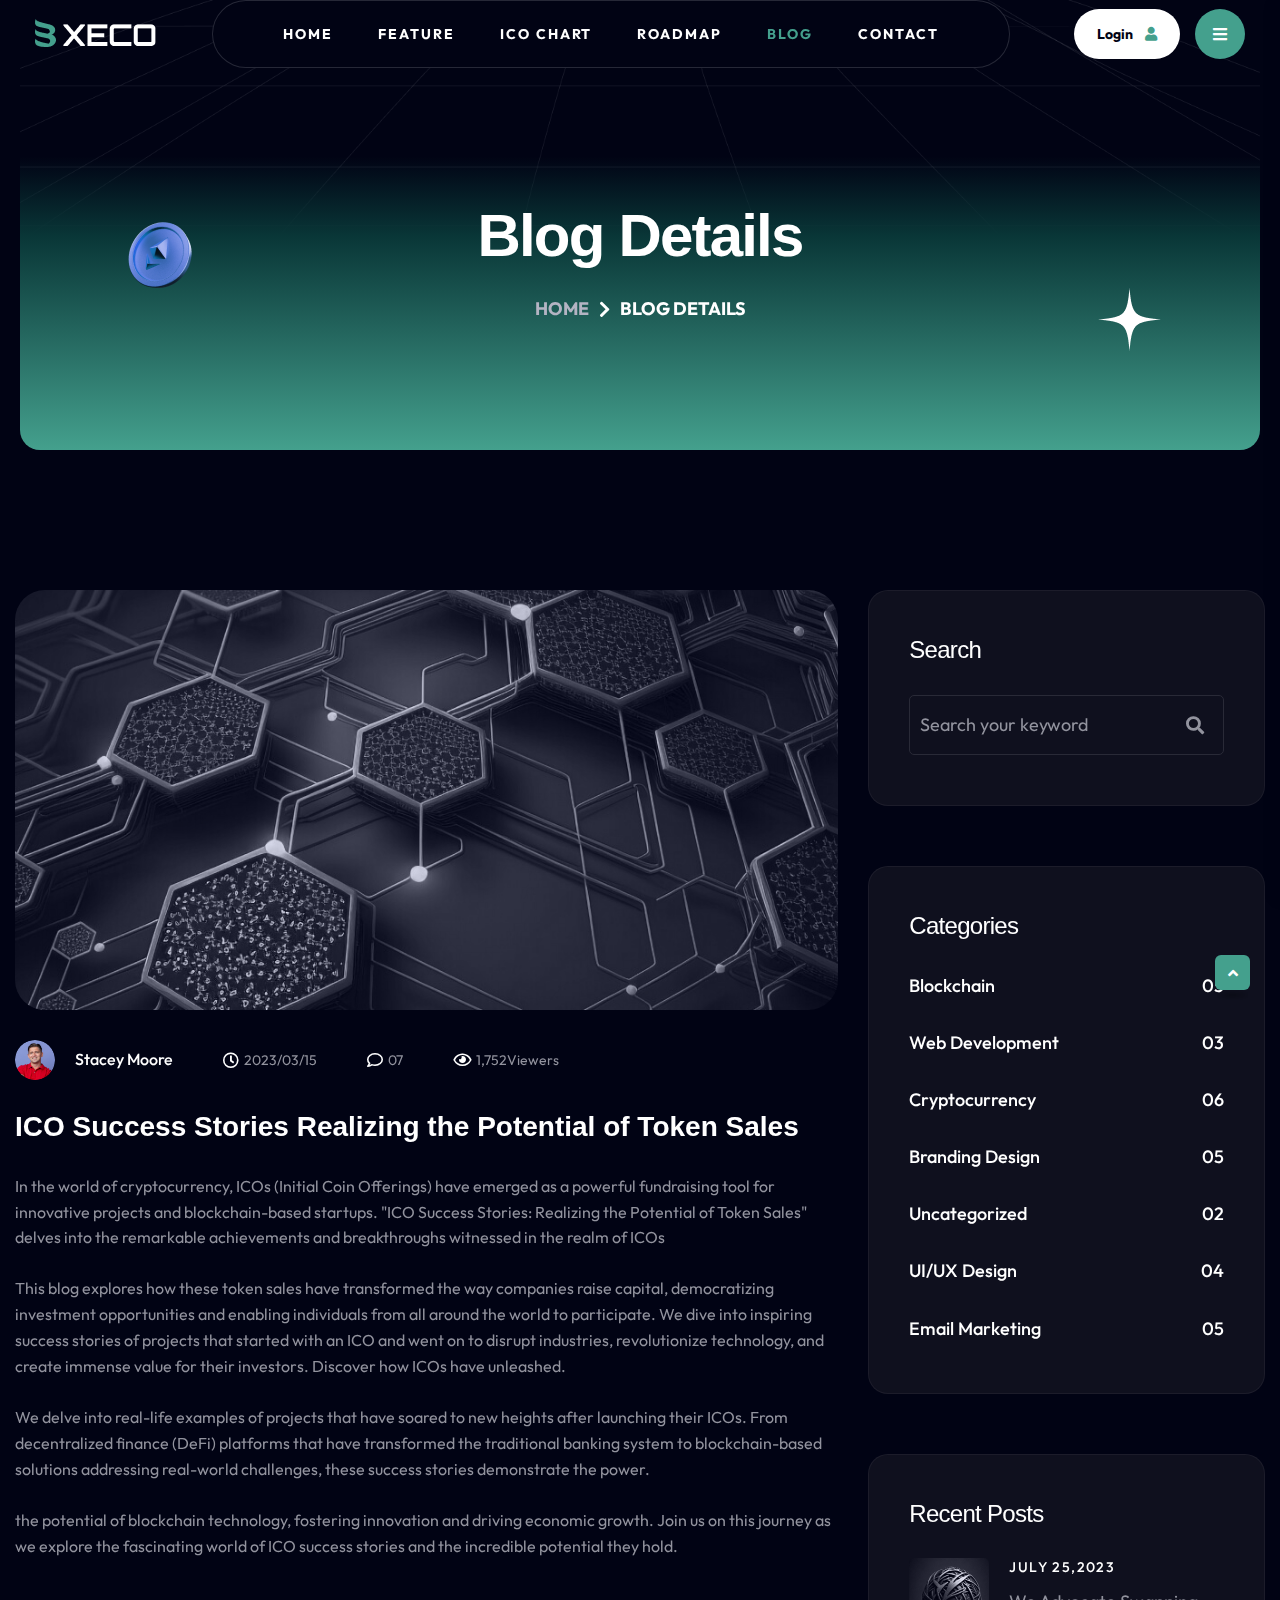
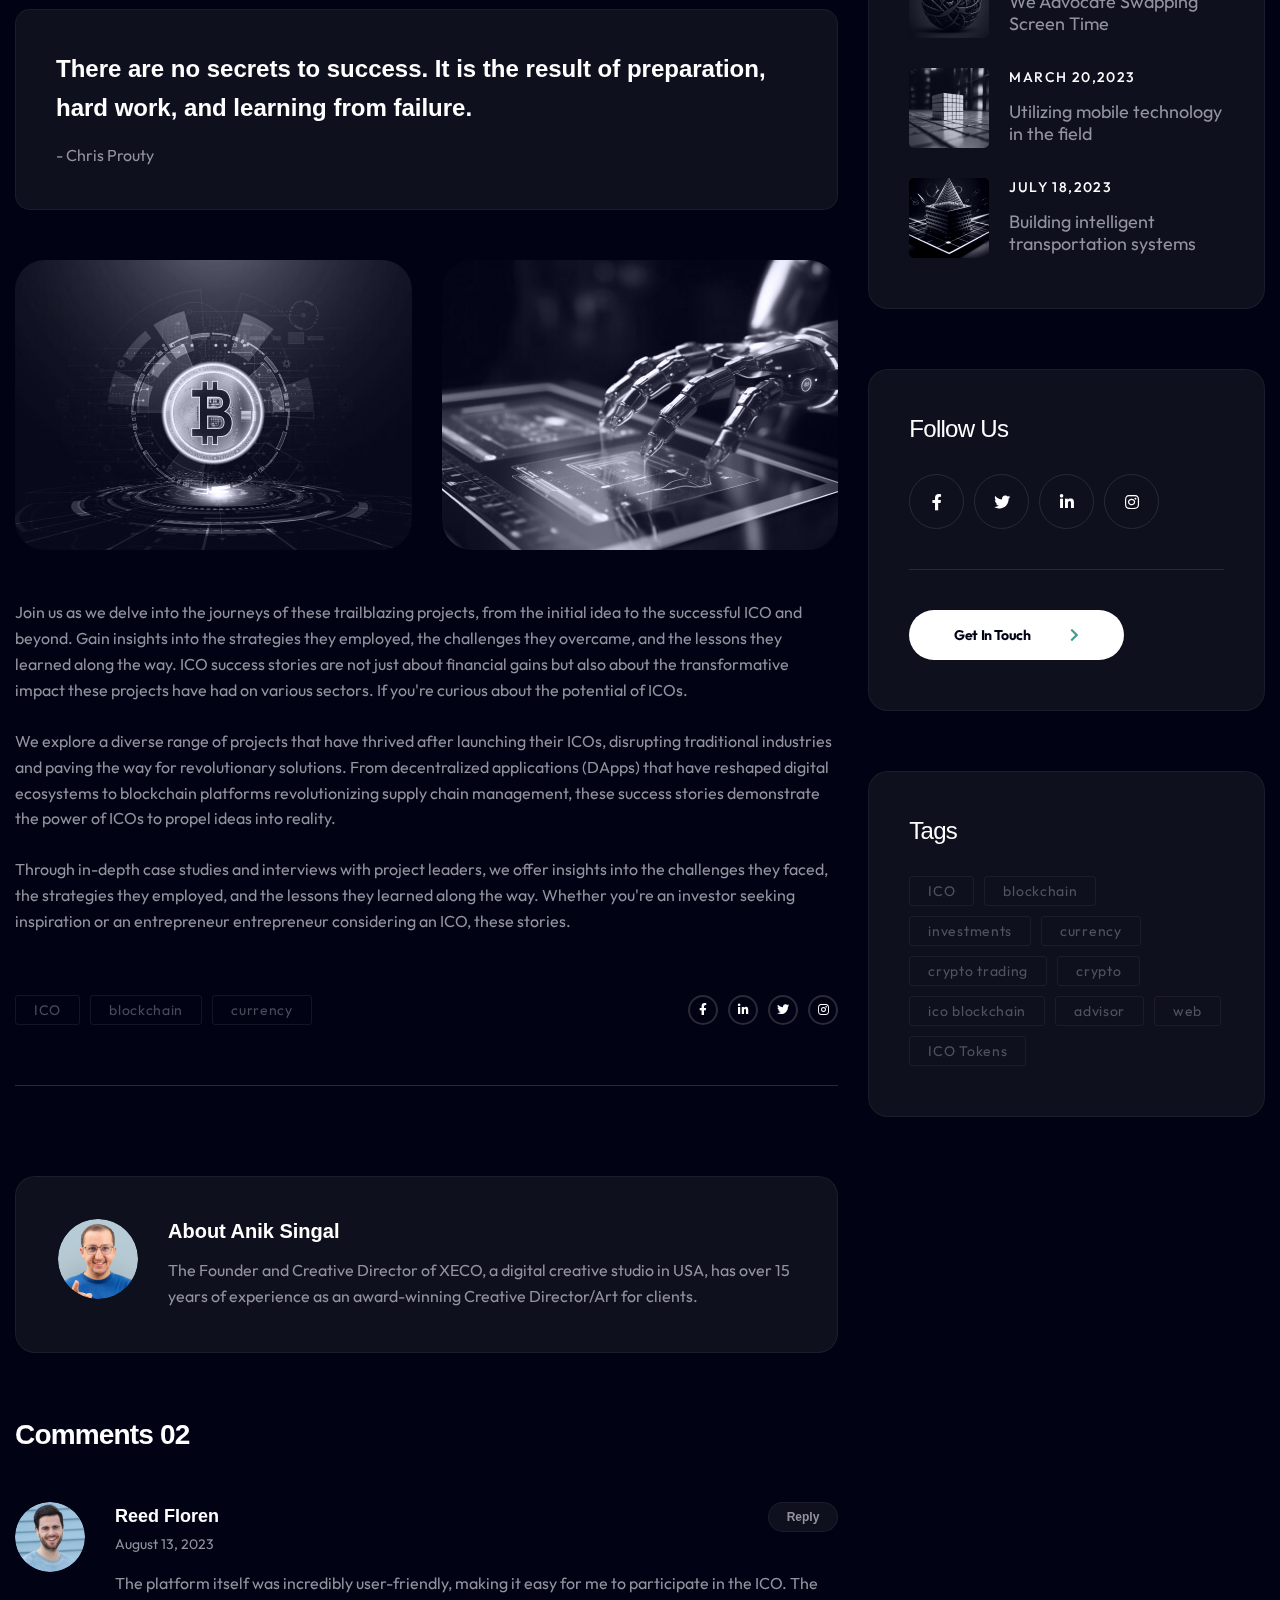
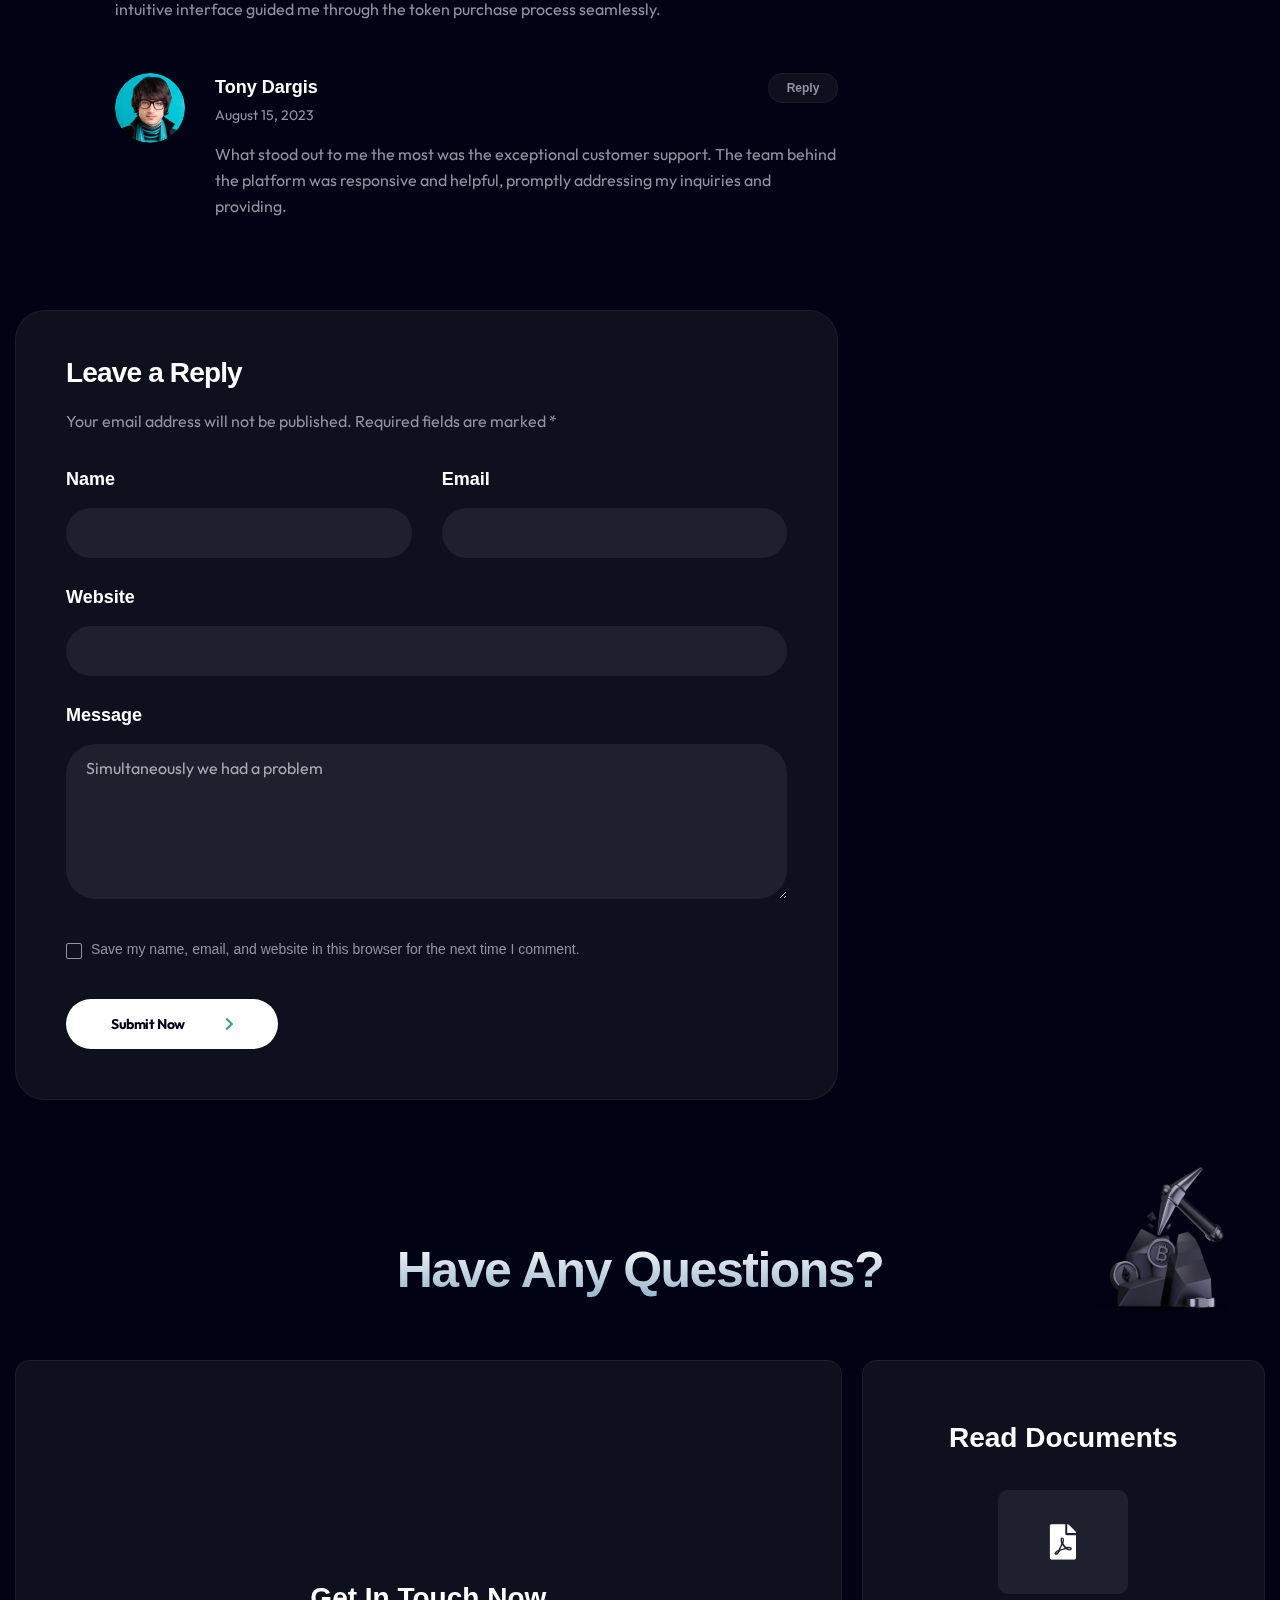
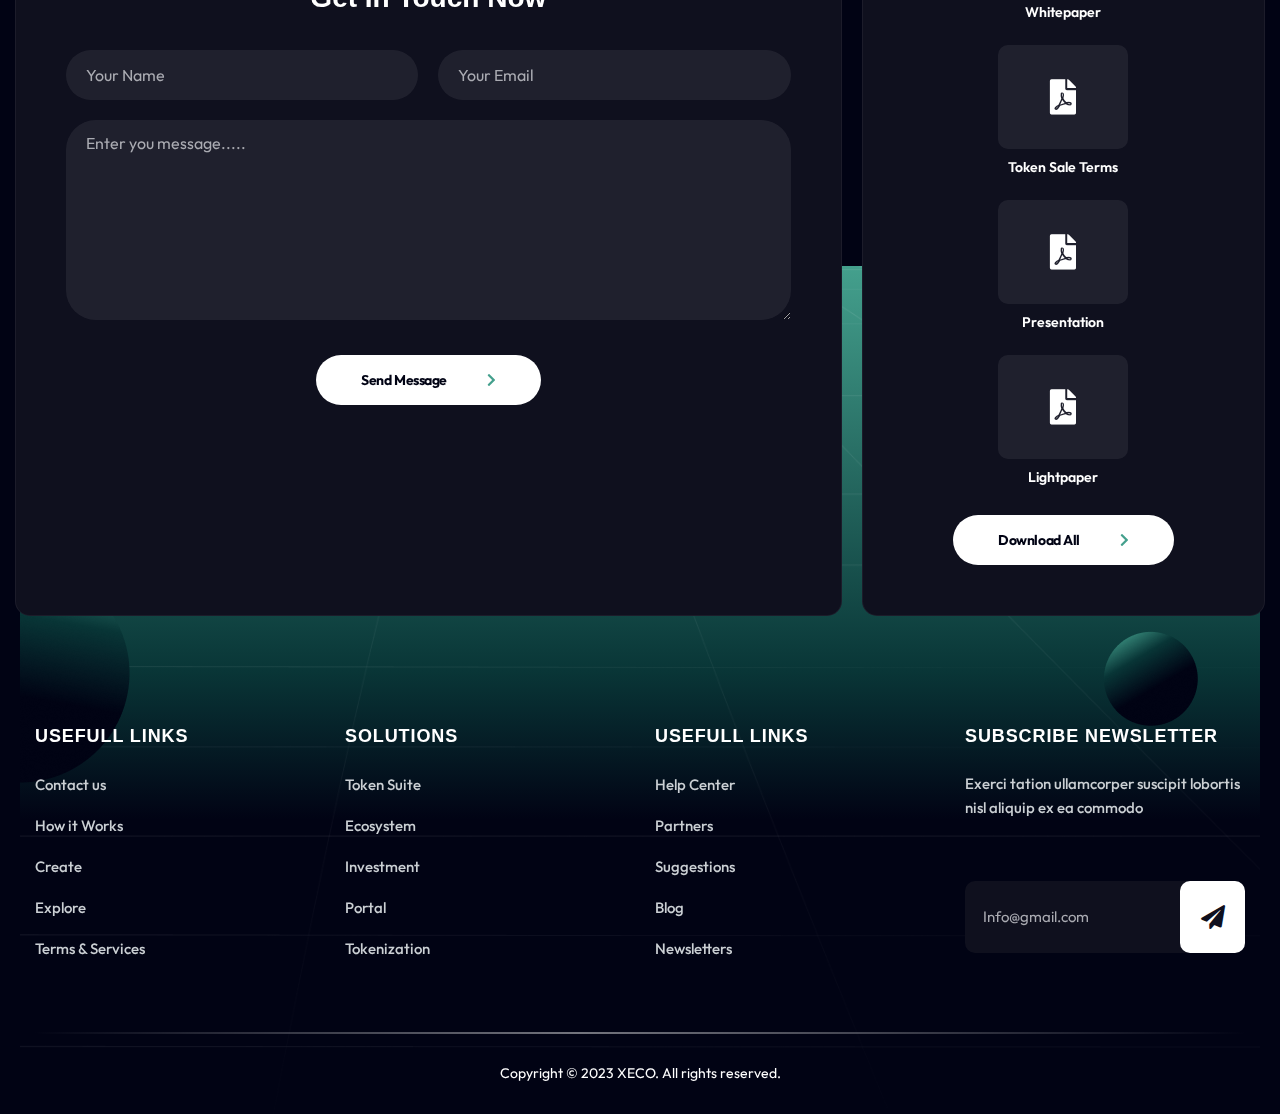
<file: blog-details.html>
<!doctype html>
<html class="no-js" lang="en">
    
<!-- Mirrored from themeadapt.com/tf/xeco/blog-details.html by HTTrack Website Copier/3.x [XR&CO'2014], Wed, 10 Jan 2024 09:56:27 GMT -->
<head>
        <meta charset="utf-8">
        <meta http-equiv="x-ua-compatible" content="ie=edge">
        <title>Xeco - ICO & Crypto Landing Page Template</title>
        <meta name="description" content="Xeco - ICO & Crypto Landing Page Template">
        <meta name="viewport" content="width=device-width, initial-scale=1">

		<link rel="shortcut icon" type="image/x-icon" href="assets/img/favicon.png">
        <!-- Place favicon.ico in the root directory -->

        <!-- CSS here -->
        <link rel="stylesheet" href="assets/css/bootstrap.min.css">
        <link rel="stylesheet" href="assets/css/animate.min.css">
        <link rel="stylesheet" href="assets/css/fontawesome-all.min.css">
        <link rel="stylesheet" href="assets/css/slick.css">
        <link rel="stylesheet" href="assets/css/default.css">
        <link rel="stylesheet" href="assets/css/style.css">
        <link rel="stylesheet" href="assets/css/responsive.css">
    </head>
    <body>

        <!-- Preloader -->
        <div id="preloader">
            <div class="spinner">
                <div class="rect1"></div>
                <div class="rect2"></div>
                <div class="rect3"></div>
                <div class="rect4"></div>
                <div class="rect5"></div>
            </div>
        </div>
        <!-- Preloader -->

		<!-- Scroll-top -->
        <button class="scroll-top scroll-to-target" data-target="html">
            <i class="fas fa-angle-up"></i>
        </button>
        <!-- Scroll-top-end-->

        <!-- header-area -->
        <header id="header">
            <div id="sticky-header" class="menu-area transparent-header">
                <div class="container custom-container">
                    <div class="row">
                        <div class="col-12">
                            <div class="menu-wrap">
                                <nav class="menu-nav">
                                    <div class="logo">
                                        <a href="index-2.html"><img src="assets/img/logo/logo.png" alt="Logo"></a>
                                    </div>
                                    <div class="navbar-wrap main-menu d-none d-lg-flex">
                                        <ul class="navigation">
                                            <li><a href="index-2.html">Home</a></li>
                                            <li><a href="index-2.html#feature">Feature</a></li>
                                            <li><a href="index-2.html#chart">ICO Chart</a></li>
                                            <li><a href="index-2.html#roadMap">RoadMap</a></li>
                                            <li class="active menu-item-has-children"><a href="#">blog</a>
                                                <ul class="sub-menu">
                                                    <li><a href="blog.html">Our Blog</a></li>
                                                    <li class="active"><a href="blog-details.html">Blog Details</a></li>
                                                </ul>
                                            </li>
                                            <li><a href="contact.html">Contact</a></li>
                                        </ul>
                                    </div>
                                    <div class="header-action">
                                        <ul class="list-wrap">
                                            <li class="header-login"><a href="#">Login<i class="fas fa-user"></i></a></li>
                                            <li class="offcanvas-menu"><a href="#" class="menu-tigger"><i
                                                        class="fas fa-bars"></i></a></li>
                                        </ul>
                                    </div>
                                    <div class="mobile-nav-toggler"><i class="fas fa-bars"></i></div>
                                </nav>
                            </div>

                            <!-- Mobile Menu  -->
                            <div class="mobile-menu">
                                <nav class="menu-box">
                                    <div class="close-btn"><i class="fas fa-times"></i></div>
                                    <div class="nav-logo">
                                        <a href="index-2.html"><img src="assets/img/logo/logo.png" alt="Logo"></a>
                                    </div>
                                    <div class="menu-outer">
                                        <!--Here Menu Will Come Automatically Via Javascript / Same Menu as in Header-->
                                    </div>
                                    <div class="social-links">
                                        <ul class="clearfix list-wrap">
                                            <li><a href="#"><i class="fab fa-facebook-f"></i></a></li>
                                            <li><a href="#"><i class="fab fa-twitter"></i></a></li>
                                            <li><a href="#"><i class="fab fa-instagram"></i></a></li>
                                            <li><a href="#"><i class="fab fa-linkedin-in"></i></a></li>
                                            <li><a href="#"><i class="fab fa-youtube"></i></a></li>
                                        </ul>
                                    </div>
                                </nav>
                            </div>
                            <div class="menu-backdrop"></div>
                            <!-- End Mobile Menu -->

                        </div>
                    </div>
                </div>
            </div>

            <!-- offCanvas-menu -->
            <div class="extra-info">
                <div class="close-icon menu-close">
                    <button><i class="far fa-window-close"></i></button>
                </div>
                <div class="logo-side mb-30">
                    <a href="index-2.html"><img src="assets/img/logo/logo.png" alt="Logo"></a>
                </div>
                <div class="side-info mb-30">
                    <div class="contact-list mb-30">
                        <h4>Office Address</h4>
                        <p>123/A, Miranda City Likaoli <br> Prikano, Dope</p>
                    </div>
                    <div class="contact-list mb-30">
                        <h4>Phone Number</h4>
                        <p>+0989 7876 9865 9</p>
                        <p>+(090) 8765 86543 85</p>
                    </div>
                    <div class="contact-list mb-30">
                        <h4>Email Address</h4>
                        <p>info@example.com</p>
                        <p>example.mail@hum.com</p>
                    </div>
                </div>
                <div class="social-icon-right mt-30">
                    <a href="#"><i class="fab fa-facebook-f"></i></a>
                    <a href="#"><i class="fab fa-twitter"></i></a>
                    <a href="#"><i class="fab fa-google-plus-g"></i></a>
                    <a href="#"><i class="fab fa-instagram"></i></a>
                </div>
            </div>
            <div class="offcanvas-overly"></div>
            <!-- offCanvas-menu-end -->

        </header>
        <!-- header-area-end -->

        <!-- main-area -->
        <main>

            <!-- breadcrumb-area -->
            <section class="breadcrumb-area breadcrumb-bg" data-background="assets/img/bg/breadcrumb_bg.png">
                <div class="container">
                    <div class="row">
                        <div class="col-lg-12">
                            <div class="breadcrumb-content">
                                <h2 class="title">Blog Details</h2>
                                <nav aria-label="breadcrumb">
                                    <ol class="breadcrumb">
                                        <li class="breadcrumb-item"><a href="index-2.html">Home</a></li>
                                        <li class="breadcrumb-item active" aria-current="page">Blog Details</li>
                                    </ol>
                                </nav>
                            </div>
                        </div>
                    </div>
                </div>
                <div class="breadcrumb-shape-wrap">
                    <img src="assets/img/images/breadcrumb_shape01.png" alt="" class="alltuchtopdown">
                    <img src="assets/img/images/breadcrumb_shape02.png" alt="" class="rotateme">
                </div>
            </section>
            <!-- breadcrumb-area-end -->

            <!-- blog-details-area -->
            <section class="blog-details-area pt-140 pb-140">
                <div class="container">
                    <div class="row">
                        <div class="col-lg-8">
                            <div class="blog-details-wrap">
                                <div class="blog-details-thumb">
                                    <img src="assets/img/blog/blog_details.jpg" alt="">
                                </div>
                                <div class="blog-details-content">
                                    <div class="blog-meta">
                                        <ul class="list-wrap">
                                            <li class="blog-author"><a href="blog-details.html"><img src="assets/img/blog/blog_author01.png" alt="">Stacey Moore</a></li>
                                            <li><i class="far fa-clock"></i>2023/03/15</li>
                                            <li><a href="blog-details.html"><i class="far fa-comment"></i>07</a></li>
                                            <li><i class="far fa-eye"></i>1,752Viewers</li>
                                        </ul>
                                    </div>
                                    <h2 class="title">ICO Success Stories Realizing the Potential of Token Sales</h2>
                                    <p>In the world of cryptocurrency, ICOs (Initial Coin Offerings) have emerged as a powerful fundraising tool for innovative projects and blockchain-based startups. "ICO Success Stories: Realizing the Potential of Token Sales" delves into the remarkable achievements and breakthroughs witnessed in the realm of ICOs</p>
                                    <p>This blog explores how these token sales have transformed the way companies raise capital, democratizing investment opportunities and enabling individuals from all around the world to participate. We dive into inspiring success stories of projects that started with an ICO and went on to disrupt industries, revolutionize technology, and create immense value for their investors. Discover how ICOs have unleashed.</p>
                                    <p>We delve into real-life examples of projects that have soared to new heights after launching their ICOs. From decentralized finance (DeFi) platforms that have transformed the traditional banking system to blockchain-based solutions addressing real-world challenges, these success stories demonstrate the power.</p>
                                    <p>the potential of blockchain technology, fostering innovation and driving economic growth. Join us on this journey as we explore the fascinating world of ICO success stories and the incredible potential they hold.</p>
                                    <blockquote>
                                        <p>There are no secrets to success. It is the result of preparation, hard work, and learning from failure.</p>
                                        <cite>- Chris Prouty</cite>
                                    </blockquote>
                                    <div class="blog-details-inner-img">
                                        <div class="row">
                                            <div class="col-md-6">
                                                <img src="assets/img/blog/blog_details02.jpg" alt="">
                                            </div>
                                            <div class="col-md-6">
                                                <img src="assets/img/blog/blog_details03.jpg" alt="">
                                            </div>
                                        </div>
                                    </div>
                                    <p>Join us as we delve into the journeys of these trailblazing projects, from the initial idea to the successful ICO and beyond. Gain insights into the strategies they employed, the challenges they overcame, and the lessons they learned along the way. ICO success stories are not just about financial gains but also about the transformative impact these projects have had on various sectors. If you're curious about the potential of ICOs. </p>
                                    <p>We explore a diverse range of projects that have thrived after launching their ICOs, disrupting traditional industries and paving the way for revolutionary solutions. From decentralized applications (DApps) that have reshaped digital ecosystems to blockchain platforms revolutionizing supply chain management, these success stories demonstrate the power of ICOs to propel ideas into reality.</p>
                                    <p>Through in-depth case studies and interviews with project leaders, we offer insights into the challenges they faced, the strategies they employed, and the lessons they learned along the way. Whether you're an investor seeking inspiration or an entrepreneur entrepreneur considering an ICO, these stories.</p>
                                    <div class="blog-details-bottom">
                                        <div class="row align-items-center">
                                            <div class="col-md-7">
                                                <div class="post-tags">
                                                    <ul class="list-wrap">
                                                        <li><a href="#">ICO</a></li>
                                                        <li><a href="#">blockchain</a></li>
                                                        <li><a href="#">currency</a></li>
                                                    </ul>
                                                </div>
                                            </div>
                                            <div class="col-md-5">
                                                <div class="blog-post-share">
                                                    <ul class="list-wrap">
                                                        <li><a href="#"><i class="fab fa-facebook-f"></i></a></li>
                                                        <li><a href="#"><i class="fab fa-linkedin-in"></i></a></li>
                                                        <li><a href="#"><i class="fab fa-twitter"></i></a></li>
                                                        <li><a href="#"><i class="fab fa-instagram"></i></a></li>
                                                    </ul>
                                                </div>
                                            </div>
                                        </div>
                                    </div>
                                </div>
                            </div>
                            <div class="blog-avatar-wrap mb-65">
                                <div class="blog-avatar-img">
                                    <a href="#"><img src="assets/img/blog/avatar.png" alt="img"></a>
                                </div>
                                <div class="blog-avatar-info">
                                    <h4 class="name"><a href="#">About Anik Singal</a></h4>
                                    <p>The Founder and Creative Director of XECO, a digital creative studio in USA, has over 15 years of experience as an award-winning Creative Director/Art for clients.</p>
                                </div>
                            </div>
                            <div class="comments-wrap">
                                <h3 class="comments-wrap-title">Comments 02</h3>
                                <div class="latest-comments">
                                    <ul class="list-wrap">
                                        <li>
                                            <div class="comments-box">
                                                <div class="comments-avatar">
                                                    <img src="assets/img/blog/comment01.png" alt="img">
                                                </div>
                                                <div class="comments-text">
                                                    <div class="avatar-name">
                                                        <h6 class="name">Reed Floren <a href="#" class="reply-btn">Reply</a></h6>
                                                        <span class="date">August 13, 2023</span>
                                                    </div>
                                                    <p>The platform itself was incredibly user-friendly, making it easy for me to participate in the ICO. The intuitive interface guided me through the token purchase process seamlessly.</p>
                                                </div>
                                            </div>
                                            <ul class="children list-wrap">
                                                <li>
                                                    <div class="comments-box">
                                                        <div class="comments-avatar">
                                                            <img src="assets/img/blog/comment02.png" alt="img">
                                                        </div>
                                                        <div class="comments-text">
                                                            <div class="avatar-name">
                                                                <h6 class="name">Tony Dargis <a href="#" class="reply-btn">Reply</a></h6>
                                                                <span class="date">August 15, 2023</span>
                                                            </div>
                                                            <p>What stood out to me the most was the exceptional customer support. The team behind the platform was responsive and
                                                            helpful, promptly addressing my inquiries and providing.</p>
                                                        </div>
                                                    </div>
                                                </li>
                                            </ul>
                                        </li>
                                    </ul>
                                </div>
                            </div>
                            <div class="comment-respond">
                                <h3 class="comment-reply-title">Leave a Reply</h3>
                                <form action="#" class="comment-form">
                                    <p class="comment-notes">Your email address will not be published. Required fields are marked *</p>
                                    <div class="row">
                                        <div class="col-md-6">
                                            <div class="form-grp">
                                                <label for="name">Name</label>
                                                <input type="text" id="name">
                                            </div>
                                        </div>
                                        <div class="col-md-6">
                                            <div class="form-grp">
                                                <label for="email">Email</label>
                                                <input type="email" id="email">
                                            </div>
                                        </div>
                                    </div>
                                    <div class="form-grp">
                                        <label for="website">Website</label>
                                        <input type="url" id="website">
                                    </div>
                                    <div class="form-grp">
                                        <label for="message">Message</label>
                                        <textarea name="comment" id="message" placeholder="Simultaneously we had a problem"></textarea>
                                    </div>
                                    <div class="form-grp checkbox-grp">
                                        <input type="checkbox" class="form-check-input" id="checkbox">
                                        <label for="checkbox">Save my name, email, and website in this browser for the next time I comment.</label>
                                    </div>
                                    <button type="submit" class="btn">Submit Now</button>
                                </form>
                            </div>
                        </div>
                        <div class="col-lg-4">
                            <aside class="blog-sidebar">
                                <div class="blog-widget">
                                    <h4 class="widget-title">Search</h4>
                                    <div class="sidebar-search">
                                        <form action="#">
                                            <input type="text" placeholder="Search your keyword">
                                            <button type="submit"><i class="fas fa-search"></i></button>
                                        </form>
                                    </div>
                                </div>
                                <div class="blog-widget">
                                    <h4 class="widget-title">Categories</h4>
                                    <div class="sidebar-cat-list">
                                        <ul class="list-wrap">
                                            <li><a href="#">Blockchain <span>05</span></a></li>
                                            <li><a href="#">Web Development <span>03</span></a></li>
                                            <li><a href="#">Cryptocurrency <span>06</span></a></li>
                                            <li><a href="#">Branding Design <span>05</span></a></li>
                                            <li><a href="#">Uncategorized <span>02</span></a></li>
                                            <li><a href="#">UI/UX Design <span>04</span></a></li>
                                            <li><a href="#">Email Marketing <span>05</span></a></li>
                                        </ul>
                                    </div>
                                </div>
                                <div class="blog-widget">
                                    <h4 class="widget-title">Recent Posts</h4>
                                    <div class="rc-post-wrap">
                                        <div class="rc-post-item">
                                            <div class="thumb">
                                                <a href="blog-details.html"><img src="assets/img/blog/rc_post01.jpg" alt=""></a>
                                            </div>
                                            <div class="content">
                                                <span class="date">July 25,2023</span>
                                                <h6 class="title"><a href="blog-details.html">We Advocate Swapping Screen Time</a></h6>
                                            </div>
                                        </div>
                                        <div class="rc-post-item">
                                            <div class="thumb">
                                                <a href="blog-details.html"><img src="assets/img/blog/rc_post02.jpg" alt=""></a>
                                            </div>
                                            <div class="content">
                                                <span class="date">March 20,2023</span>
                                                <h6 class="title"><a href="blog-details.html">Utilizing mobile technology in the field</a></h6>
                                            </div>
                                        </div>
                                        <div class="rc-post-item">
                                            <div class="thumb">
                                                <a href="blog-details.html"><img src="assets/img/blog/rc_post03.jpg" alt=""></a>
                                            </div>
                                            <div class="content">
                                                <span class="date">July 18,2023</span>
                                                <h6 class="title"><a href="blog-details.html">Building intelligent transportation systems</a></h6>
                                            </div>
                                        </div>
                                    </div>
                                </div>
                                <div class="blog-widget">
                                    <h4 class="widget-title">Follow Us</h4>
                                    <div class="sidebar-follow-wrap">
                                        <ul class="list-wrap">
                                            <li><a href="#"><i class="fab fa-facebook-f"></i></a></li>
                                            <li><a href="#"><i class="fab fa-twitter"></i></a></li>
                                            <li><a href="#"><i class="fab fa-linkedin-in"></i></a></li>
                                            <li><a href="#"><i class="fab fa-instagram"></i></a></li>
                                        </ul>
                                        <a href="contact.html" class="btn">Get In Touch</a>
                                    </div>
                                </div>
                                <div class="blog-widget">
                                    <h4 class="widget-title">Tags</h4>
                                    <div class="sidebar-tag-list">
                                        <ul class="list-wrap">
                                            <li><a href="#">ICO</a></li>
                                            <li><a href="#">blockchain</a></li>
                                            <li><a href="#">investments</a></li>
                                            <li><a href="#">currency</a></li>
                                            <li><a href="#">crypto trading</a></li>
                                            <li><a href="#">crypto</a></li>
                                            <li><a href="#">ico blockchain</a></li>
                                            <li><a href="#">advisor</a></li>
                                            <li><a href="#">web</a></li>
                                            <li><a href="#">ICO Tokens</a></li>
                                        </ul>
                                    </div>
                                </div>
                            </aside>
                        </div>
                    </div>
                </div>
            </section>
            <!-- blog-details-area-end -->

            <!-- document-area -->
            <section class="document-area">
                <div class="container">
                    <div class="document-inner-wrap">
                        <div class="row">
                            <div class="col-lg-12">
                                <div class="section-title text-center mb-60">
                                    <h2 class="title">Have Any Questions?</h2>
                                </div>
                            </div>
                        </div>
                        <div class="row">
                            <div class="col-lg-8">
                                <div class="document-form-wrap">
                                    <h4 class="title">Get In Touch Now</h4>
                                    <form action="#">
                                        <div class="row">
                                            <div class="col-md-6">
                                                <div class="form-grp">
                                                    <input type="text" placeholder="Your Name">
                                                </div>
                                            </div>
                                            <div class="col-md-6">
                                                <div class="form-grp">
                                                    <input type="email" placeholder="Your Email">
                                                </div>
                                            </div>
                                        </div>
                                        <div class="form-grp">
                                            <textarea name="message" placeholder="Enter you message....."></textarea>
                                        </div>
                                        <button type="submit" class="btn">Send Message</button>
                                    </form>
                                </div>
                            </div>
                            <div class="col-lg-4">
                                <div class="document-wrap">
                                    <h4 class="title">Read Documents</h4>
                                    <ul class="list-wrap">
                                        <li>
                                            <a href="#">
                                                <span class="icon"><i class="fas fa-file-pdf"></i></span>
                                                Whitepaper
                                            </a>
                                        </li>
                                        <li>
                                            <a href="#">
                                                <span class="icon"><i class="fas fa-file-pdf"></i></span>
                                                Token Sale Terms
                                            </a>
                                        </li>
                                        <li>
                                            <a href="#">
                                                <span class="icon"><i class="fas fa-file-pdf"></i></span>
                                                Presentation
                                            </a>
                                        </li>
                                        <li>
                                            <a href="#">
                                                <span class="icon"><i class="fas fa-file-pdf"></i></span>
                                                Lightpaper
                                            </a>
                                        </li>
                                    </ul>
                                    <a href="#" class="btn">Download All</a>
                                </div>
                            </div>
                        </div>
                    </div>
                </div>
                <div class="document-shape">
                    <img src="assets/img/images/document_shape.png" alt="" class="alltuchtopdown">
                </div>
            </section>
            <!-- document-area-end -->

        </main>
        <!-- main-area-end -->

        <!-- footer-area -->
        <footer>
            <div class="footer-area footer-bg" data-background="assets/img/bg/footer_bg.png">
                <div class="container">
                    <div class="footer-top">
                        <div class="row">
                            <div class="col-xl-3 col-lg-3 col-md-4 col-sm-6">
                                <div class="footer-widget">
                                    <h4 class="fw-title">Usefull Links</h4>
                                    <div class="footer-link">
                                        <ul class="list-wrap">
                                            <li><a href="contact.html">Contact us</a></li>
                                            <li><a href="contact.html">How it Works</a></li>
                                            <li><a href="contact.html">Create</a></li>
                                            <li><a href="contact.html">Explore</a></li>
                                            <li><a href="contact.html">Terms & Services</a></li>
                                        </ul>
                                    </div>
                                </div>
                            </div>
                            <div class="col-xl-3 col-lg-2 col-md-4 col-sm-6">
                                <div class="footer-widget">
                                    <h4 class="fw-title">SOLUTIONS</h4>
                                    <div class="footer-link">
                                        <ul class="list-wrap">
                                            <li><a href="contact.html">Token Suite</a></li>
                                            <li><a href="contact.html">Ecosystem</a></li>
                                            <li><a href="contact.html">Investment</a></li>
                                            <li><a href="contact.html">Portal</a></li>
                                            <li><a href="contact.html">Tokenization</a></li>
                                        </ul>
                                    </div>
                                </div>
                            </div>
                            <div class="col-xl-3 col-lg-3 col-md-4 col-sm-4">
                                <div class="footer-widget">
                                    <h4 class="fw-title">Usefull Links</h4>
                                    <div class="footer-link">
                                        <ul class="list-wrap">
                                            <li><a href="contact.html">Help Center</a></li>
                                            <li><a href="contact.html">Partners</a></li>
                                            <li><a href="contact.html">Suggestions</a></li>
                                            <li><a href="blog.html">Blog</a></li>
                                            <li><a href="contact.html">Newsletters</a></li>
                                        </ul>
                                    </div>
                                </div>
                            </div>
                            <div class="col-xl-3 col-lg-4 col-sm-8">
                                <div class="footer-widget">
                                    <h4 class="fw-title">Subscribe Newsletter</h4>
                                    <div class="footer-newsletter">
                                        <p>Exerci tation ullamcorper suscipit lobortis nisl aliquip ex ea commodo</p>
                                        <form action="#">
                                            <input type="text" placeholder="Info@gmail.com">
                                            <button type="submit"><i class="fas fa-paper-plane"></i></button>
                                        </form>
                                    </div>
                                </div>
                            </div>
                        </div>
                    </div>
                    <div class="footer-bottom">
                        <div class="row">
                            <div class="col-lg-12">
                                <div class="copyright-text">
                                    <p>Copyright © 2023 XECO. All rights reserved.</p>
                                </div>
                            </div>
                        </div>
                    </div>
                </div>
                <div class="footer-shape-wrap">
                    <img src="assets/img/images/footer_shape01.png" alt="" class="alltuchtopdown">
                    <img src="assets/img/images/footer_shape02.png" alt="" class="leftToRight">
                </div>
            </div>
        </footer>
        <!-- footer-area-end -->


        <!-- JS here -->
        <script src="assets/js/vendor/jquery-3.6.0.min.js"></script>
        <script src="assets/js/bootstrap.min.js"></script>
        <script src="assets/js/jquery.countdown.min.js"></script>
        <script src="assets/js/jquery.appear.js"></script>
        <script src="assets/js/slick.min.js"></script>
        <script src="assets/js/ajax-form.js"></script>
        <script src="assets/js/jquery.easing.js"></script>
        <script src="assets/js/wow.min.js"></script>
        <script src="assets/js/main.js"></script>
    </body>

<!-- Mirrored from themeadapt.com/tf/xeco/blog-details.html by HTTrack Website Copier/3.x [XR&CO'2014], Wed, 10 Jan 2024 09:56:29 GMT -->
</html>
</file>
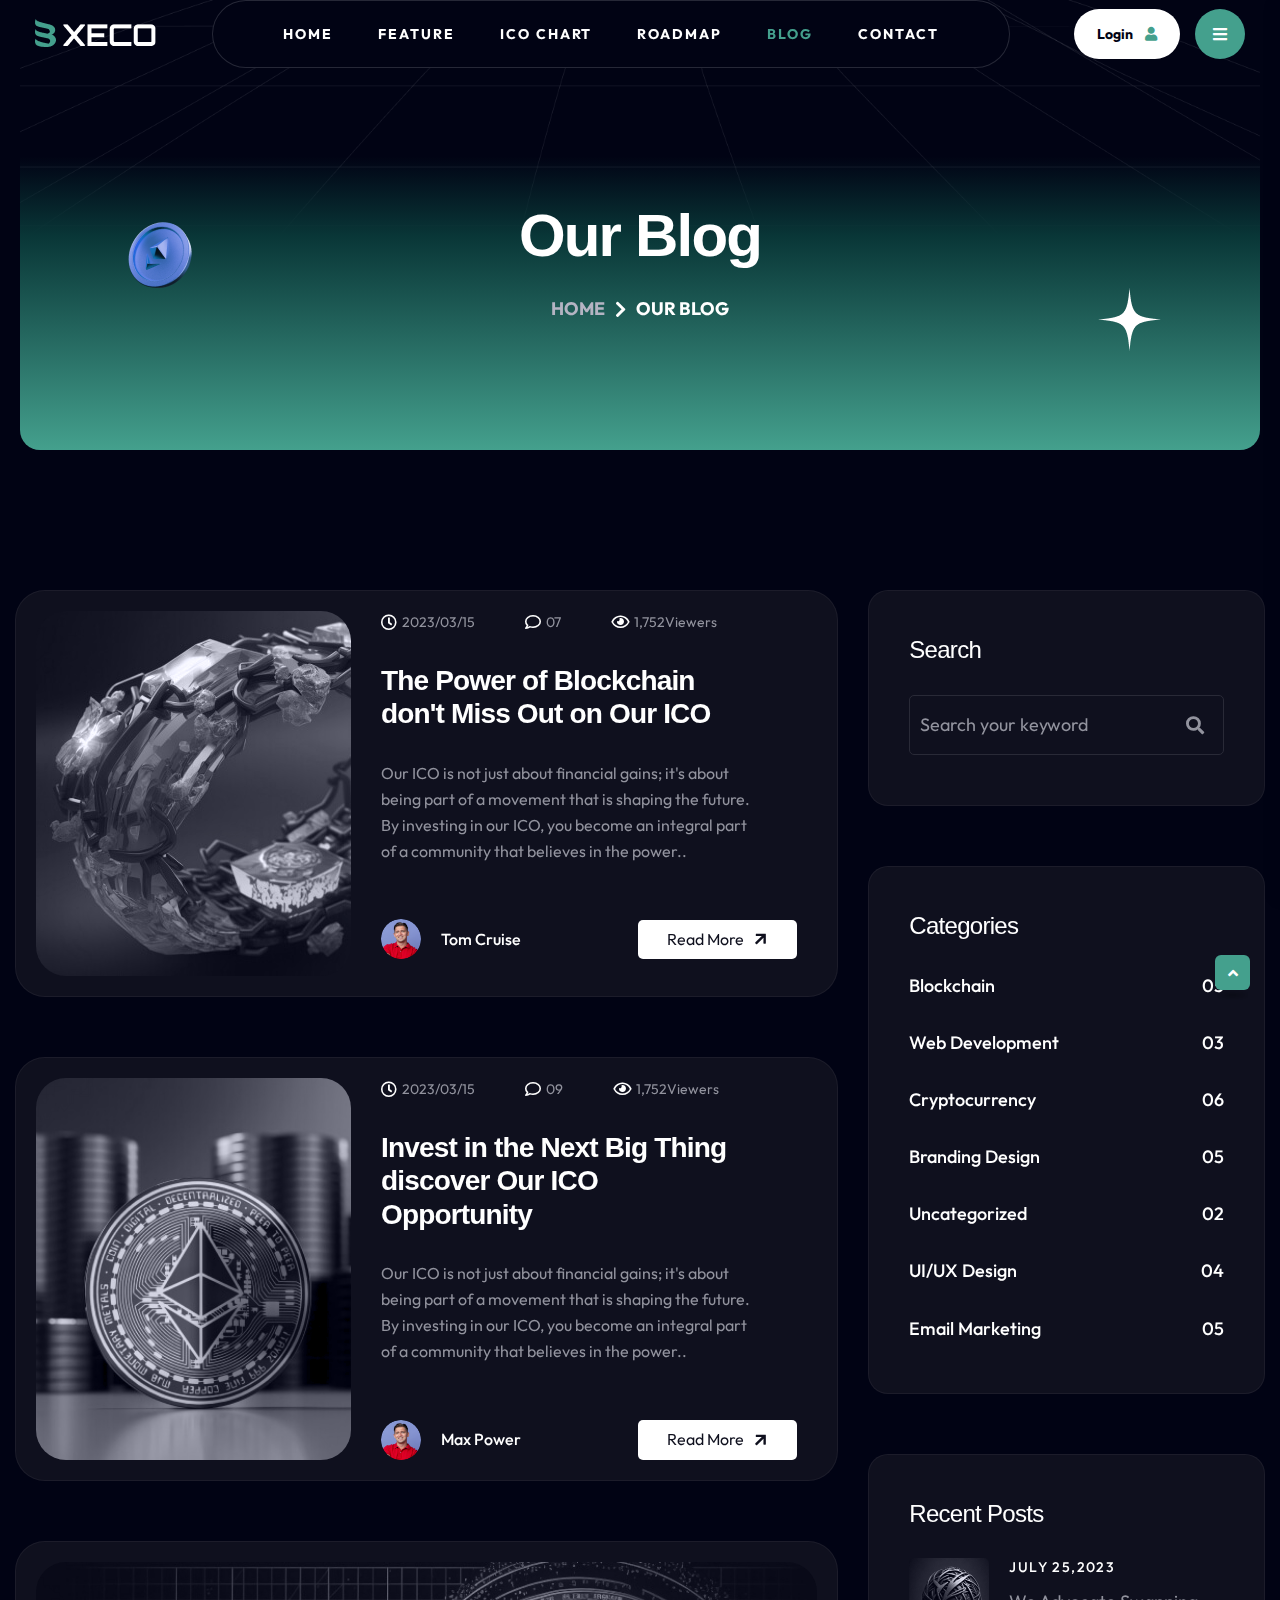
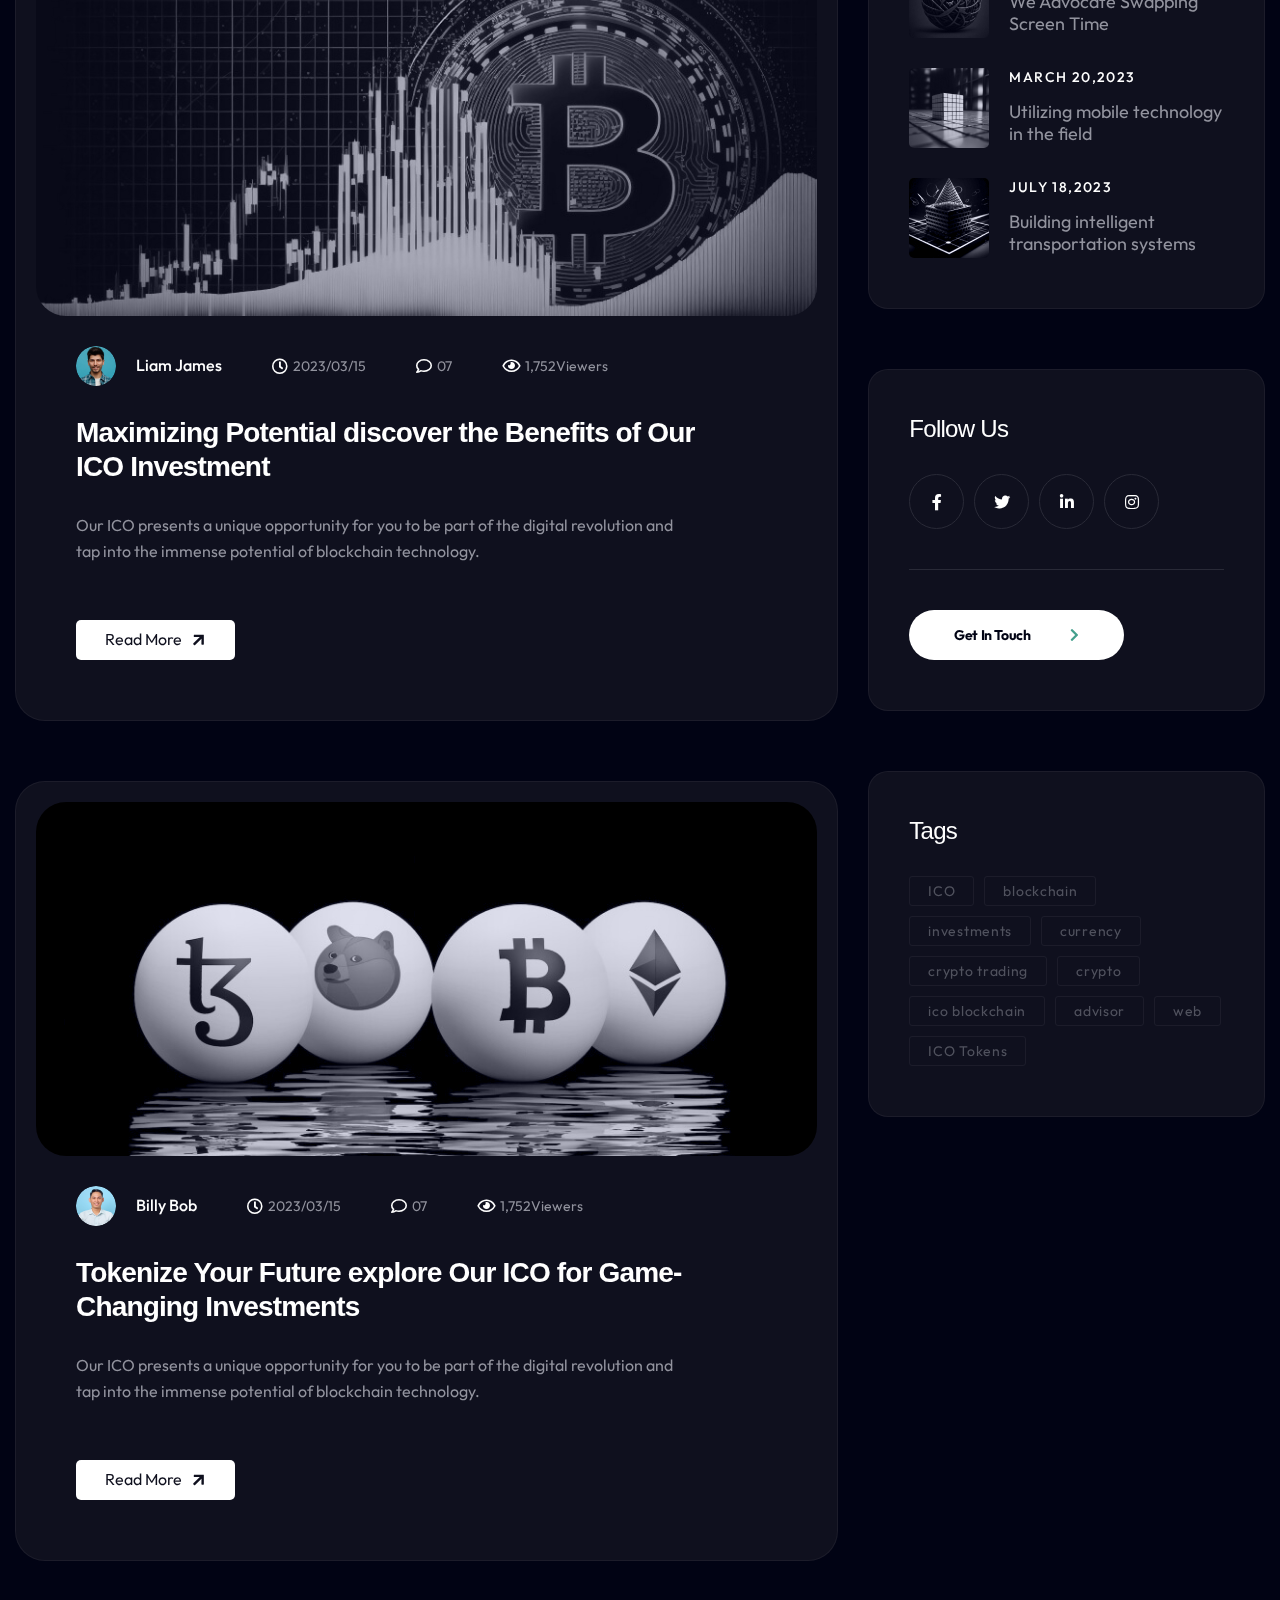
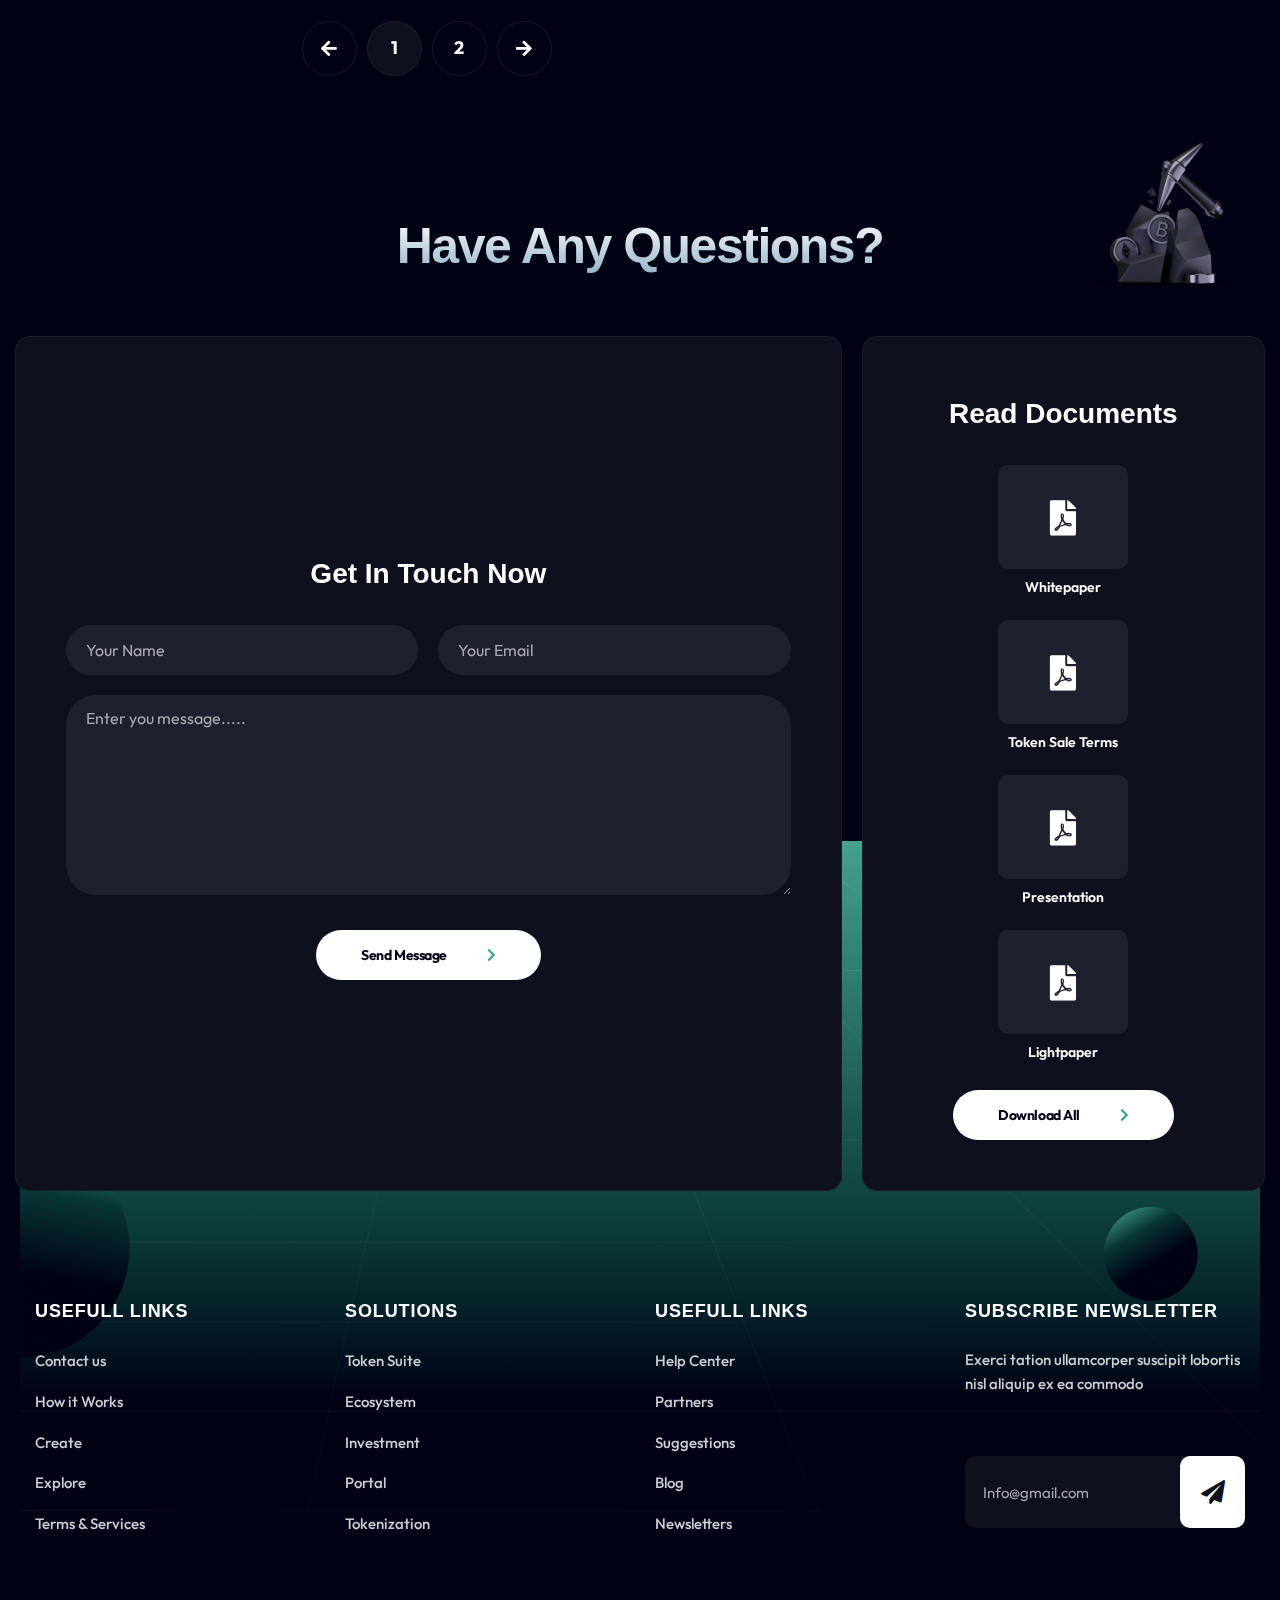
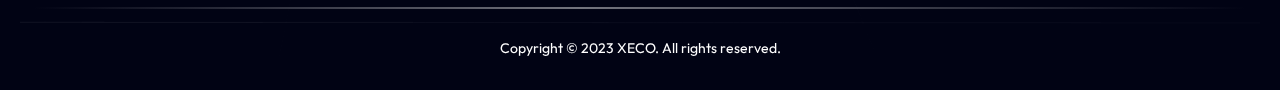
<file: blog.html>
<!doctype html>
<html class="no-js" lang="en">
    
<!-- Mirrored from themeadapt.com/tf/xeco/blog.html by HTTrack Website Copier/3.x [XR&CO'2014], Wed, 10 Jan 2024 09:56:23 GMT -->
<head>
        <meta charset="utf-8">
        <meta http-equiv="x-ua-compatible" content="ie=edge">
        <title>Xeco - ICO & Crypto Landing Page Template</title>
        <meta name="description" content="Xeco - ICO & Crypto Landing Page Template">
        <meta name="viewport" content="width=device-width, initial-scale=1">

		<link rel="shortcut icon" type="image/x-icon" href="assets/img/favicon.png">
        <!-- Place favicon.ico in the root directory -->

        <!-- CSS here -->
        <link rel="stylesheet" href="assets/css/bootstrap.min.css">
        <link rel="stylesheet" href="assets/css/animate.min.css">
        <link rel="stylesheet" href="assets/css/fontawesome-all.min.css">
        <link rel="stylesheet" href="assets/css/slick.css">
        <link rel="stylesheet" href="assets/css/default.css">
        <link rel="stylesheet" href="assets/css/style.css">
        <link rel="stylesheet" href="assets/css/responsive.css">
    </head>
    <body>

        <!-- Preloader -->
        <div id="preloader">
            <div class="spinner">
                <div class="rect1"></div>
                <div class="rect2"></div>
                <div class="rect3"></div>
                <div class="rect4"></div>
                <div class="rect5"></div>
            </div>
        </div>
        <!-- Preloader -->

		<!-- Scroll-top -->
        <button class="scroll-top scroll-to-target" data-target="html">
            <i class="fas fa-angle-up"></i>
        </button>
        <!-- Scroll-top-end-->

        <!-- header-area -->
        <header id="header">
            <div id="sticky-header" class="menu-area transparent-header">
                <div class="container custom-container">
                    <div class="row">
                        <div class="col-12">
                            <div class="menu-wrap">
                                <nav class="menu-nav">
                                    <div class="logo">
                                        <a href="index-2.html"><img src="assets/img/logo/logo.png" alt="Logo"></a>
                                    </div>
                                    <div class="navbar-wrap main-menu d-none d-lg-flex">
                                        <ul class="navigation">
                                            <li><a href="index-2.html">Home</a></li>
                                            <li><a href="index-2.html#feature">Feature</a></li>
                                            <li><a href="index-2.html#chart">ICO Chart</a></li>
                                            <li><a href="index-2.html#roadMap">RoadMap</a></li>
                                            <li class="active menu-item-has-children"><a href="#">blog</a>
                                                <ul class="sub-menu">
                                                    <li class="active"><a href="blog.html">Our Blog</a></li>
                                                    <li><a href="blog-details.html">Blog Details</a></li>
                                                </ul>
                                            </li>
                                            <li><a href="contact.html">Contact</a></li>
                                        </ul>
                                    </div>
                                    <div class="header-action">
                                        <ul class="list-wrap">
                                            <li class="header-login"><a href="#">Login<i class="fas fa-user"></i></a></li>
                                            <li class="offcanvas-menu"><a href="#" class="menu-tigger"><i class="fas fa-bars"></i></a></li>
                                        </ul>
                                    </div>
                                    <div class="mobile-nav-toggler"><i class="fas fa-bars"></i></div>
                                </nav>
                            </div>

                            <!-- Mobile Menu  -->
                            <div class="mobile-menu">
                                <nav class="menu-box">
                                    <div class="close-btn"><i class="fas fa-times"></i></div>
                                    <div class="nav-logo">
                                        <a href="index-2.html"><img src="assets/img/logo/logo.png" alt="Logo"></a>
                                    </div>
                                    <div class="menu-outer">
                                        <!--Here Menu Will Come Automatically Via Javascript / Same Menu as in Header-->
                                    </div>
                                    <div class="social-links">
                                        <ul class="clearfix list-wrap">
                                            <li><a href="#"><i class="fab fa-facebook-f"></i></a></li>
                                            <li><a href="#"><i class="fab fa-twitter"></i></a></li>
                                            <li><a href="#"><i class="fab fa-instagram"></i></a></li>
                                            <li><a href="#"><i class="fab fa-linkedin-in"></i></a></li>
                                            <li><a href="#"><i class="fab fa-youtube"></i></a></li>
                                        </ul>
                                    </div>
                                </nav>
                            </div>
                            <div class="menu-backdrop"></div>
                            <!-- End Mobile Menu -->

                        </div>
                    </div>
                </div>
            </div>

            <!-- offCanvas-menu -->
            <div class="extra-info">
                <div class="close-icon menu-close">
                    <button><i class="far fa-window-close"></i></button>
                </div>
                <div class="logo-side mb-30">
                    <a href="index-2.html"><img src="assets/img/logo/logo.png" alt="Logo"></a>
                </div>
                <div class="side-info mb-30">
                    <div class="contact-list mb-30">
                        <h4>Office Address</h4>
                        <p>123/A, Miranda City Likaoli <br> Prikano, Dope</p>
                    </div>
                    <div class="contact-list mb-30">
                        <h4>Phone Number</h4>
                        <p>+0989 7876 9865 9</p>
                        <p>+(090) 8765 86543 85</p>
                    </div>
                    <div class="contact-list mb-30">
                        <h4>Email Address</h4>
                        <p>info@example.com</p>
                        <p>example.mail@hum.com</p>
                    </div>
                </div>
                <div class="social-icon-right mt-30">
                    <a href="#"><i class="fab fa-facebook-f"></i></a>
                    <a href="#"><i class="fab fa-twitter"></i></a>
                    <a href="#"><i class="fab fa-google-plus-g"></i></a>
                    <a href="#"><i class="fab fa-instagram"></i></a>
                </div>
            </div>
            <div class="offcanvas-overly"></div>
            <!-- offCanvas-menu-end -->

        </header>
        <!-- header-area-end -->

        <!-- main-area -->
        <main>

            <!-- breadcrumb-area -->
            <section class="breadcrumb-area breadcrumb-bg" data-background="assets/img/bg/breadcrumb_bg.png">
                <div class="container">
                    <div class="row">
                        <div class="col-lg-12">
                            <div class="breadcrumb-content">
                                <h2 class="title">Our Blog</h2>
                                <nav aria-label="breadcrumb">
                                    <ol class="breadcrumb">
                                        <li class="breadcrumb-item"><a href="index-2.html">Home</a></li>
                                        <li class="breadcrumb-item active" aria-current="page">Our Blog</li>
                                    </ol>
                                </nav>
                            </div>
                        </div>
                    </div>
                </div>
                <div class="breadcrumb-shape-wrap">
                    <img src="assets/img/images/breadcrumb_shape01.png" alt="" class="alltuchtopdown">
                    <img src="assets/img/images/breadcrumb_shape02.png" alt="" class="rotateme">
                </div>
            </section>
            <!-- breadcrumb-area-end -->

            <!-- blog-area -->
            <section class="blog-area pt-140 pb-140">
                <div class="container">
                    <div class="row">
                        <div class="col-lg-8">
                            <div class="blog-post-wrap">
                                <div class="blog-masonry-post">
                                    <div class="blog-masonry-thumb">
                                        <a href="blog-details.html"><img src="assets/img/blog/blog_masonry01.jpg" alt=""></a>
                                    </div>
                                    <div class="blog-masonry-content">
                                        <div class="blog-meta">
                                            <ul class="list-wrap">
                                                <li><i class="far fa-clock"></i>2023/03/15</li>
                                                <li><a href="blog-details.html"><i class="far fa-comment"></i>07</a></li>
                                                <li><i class="far fa-eye"></i>1,752Viewers</li>
                                            </ul>
                                        </div>
                                        <h2 class="title"><a href="blog-details.html">The Power of Blockchain don't Miss Out on Our ICO</a></h2>
                                        <p>Our ICO is not just about financial gains; it's about being part of a movement that is shaping the future. By investing in our ICO, you become an integral part of a community that believes in the power..</p>
                                        <div class="content-bottom">
                                            <div class="blog-author">
                                                <a href="blog-details.html"><img src="assets/img/blog/blog_author01.png" alt="">Tom Cruise</a>
                                            </div>
                                            <div class="read-more-btn">
                                                <a href="blog-details.html">Read More<i class="fas fa-arrow-right"></i></a>
                                            </div>
                                        </div>
                                    </div>
                                </div>
                                <div class="blog-masonry-post">
                                    <div class="blog-masonry-thumb">
                                        <a href="blog-details.html"><img src="assets/img/blog/blog_masonry02.jpg" alt=""></a>
                                    </div>
                                    <div class="blog-masonry-content">
                                        <div class="blog-meta">
                                            <ul class="list-wrap">
                                                <li><i class="far fa-clock"></i>2023/03/15</li>
                                                <li><a href="blog-details.html"><i class="far fa-comment"></i>09</a></li>
                                                <li><i class="far fa-eye"></i>1,752Viewers</li>
                                            </ul>
                                        </div>
                                        <h2 class="title"><a href="blog-details.html">Invest in the Next Big Thing discover Our ICO Opportunity</a></h2>
                                        <p>Our ICO is not just about financial gains; it's about being part of a movement that is shaping the future. By investing in our ICO, you become an integral part of a community that believes in the power..</p>
                                        <div class="content-bottom">
                                            <div class="blog-author">
                                                <a href="blog-details.html"><img src="assets/img/blog/blog_author01.png" alt="">Max Power</a>
                                            </div>
                                            <div class="read-more-btn">
                                                <a href="blog-details.html">Read More<i class="fas fa-arrow-right"></i></a>
                                            </div>
                                        </div>
                                    </div>
                                </div>
                                <div class="blog-standard-post">
                                    <div class="blog-standard-thumb">
                                        <a href="blog-details.html"><img src="assets/img/blog/blog_standard01.jpg" alt=""></a>
                                    </div>
                                    <div class="blog-standard-content">
                                        <div class="blog-meta">
                                            <ul class="list-wrap">
                                                <li class="blog-author"><a href="blog-details.html"><img src="assets/img/blog/blog_author03.png" alt="">Liam James</a></li>
                                                <li><i class="far fa-clock"></i>2023/03/15</li>
                                                <li><a href="blog-details.html"><i class="far fa-comment"></i>07</a></li>
                                                <li><i class="far fa-eye"></i>1,752Viewers</li>
                                            </ul>
                                        </div>
                                        <h2 class="title"><a href="blog-details.html">Maximizing Potential discover the Benefits of Our ICO Investment</a></h2>
                                        <p>Our ICO presents a unique opportunity for you to be part of the digital revolution and tap into the immense potential of blockchain technology.</p>
                                        <div class="read-more-btn">
                                            <a href="blog-details.html">Read More<i class="fas fa-arrow-right"></i></a>
                                        </div>
                                    </div>
                                </div>
                                <div class="blog-standard-post">
                                    <div class="blog-standard-thumb">
                                        <a href="blog-details.html"><img src="assets/img/blog/blog_standard02.jpg" alt=""></a>
                                    </div>
                                    <div class="blog-standard-content">
                                        <div class="blog-meta">
                                            <ul class="list-wrap">
                                                <li class="blog-author"><a href="blog-details.html"><img src="assets/img/blog/blog_author04.png" alt="">Billy Bob</a></li>
                                                <li><i class="far fa-clock"></i>2023/03/15</li>
                                                <li><a href="blog-details.html"><i class="far fa-comment"></i>07</a></li>
                                                <li><i class="far fa-eye"></i>1,752Viewers</li>
                                            </ul>
                                        </div>
                                        <h2 class="title"><a href="blog-details.html">Tokenize Your Future explore Our ICO for Game-Changing Investments</a></h2>
                                        <p>Our ICO presents a unique opportunity for you to be part of the digital revolution and tap into the immense potential of blockchain technology.</p>
                                        <div class="read-more-btn">
                                            <a href="blog-details.html">Read More<i class="fas fa-arrow-right"></i></a>
                                        </div>
                                    </div>
                                </div>
                            </div>
                            <nav class="pagination-wrap">
                                <ul class="list-wrap">
                                    <li><a href="#"><i class="fas fa-arrow-left"></i></a></li>
                                    <li class="active"><a href="blog.html">1</a></li>
                                    <li><a href="blog.html">2</a></li>
                                    <li><a href="blog.html"><i class="fas fa-arrow-right"></i></a></li>
                                </ul>
                            </nav>
                        </div>
                        <div class="col-lg-4">
                            <aside class="blog-sidebar">
                                <div class="blog-widget">
                                    <h4 class="widget-title">Search</h4>
                                    <div class="sidebar-search">
                                        <form action="#">
                                            <input type="text" placeholder="Search your keyword">
                                            <button type="submit"><i class="fas fa-search"></i></button>
                                        </form>
                                    </div>
                                </div>
                                <div class="blog-widget">
                                    <h4 class="widget-title">Categories</h4>
                                    <div class="sidebar-cat-list">
                                        <ul class="list-wrap">
                                            <li><a href="#">Blockchain <span>05</span></a></li>
                                            <li><a href="#">Web Development <span>03</span></a></li>
                                            <li><a href="#">Cryptocurrency <span>06</span></a></li>
                                            <li><a href="#">Branding Design <span>05</span></a></li>
                                            <li><a href="#">Uncategorized <span>02</span></a></li>
                                            <li><a href="#">UI/UX Design <span>04</span></a></li>
                                            <li><a href="#">Email Marketing <span>05</span></a></li>
                                        </ul>
                                    </div>
                                </div>
                                <div class="blog-widget">
                                    <h4 class="widget-title">Recent Posts</h4>
                                    <div class="rc-post-wrap">
                                        <div class="rc-post-item">
                                            <div class="thumb">
                                                <a href="blog-details.html"><img src="assets/img/blog/rc_post01.jpg" alt=""></a>
                                            </div>
                                            <div class="content">
                                                <span class="date">July 25,2023</span>
                                                <h6 class="title"><a href="blog-details.html">We Advocate Swapping Screen Time</a></h6>
                                            </div>
                                        </div>
                                        <div class="rc-post-item">
                                            <div class="thumb">
                                                <a href="blog-details.html"><img src="assets/img/blog/rc_post02.jpg" alt=""></a>
                                            </div>
                                            <div class="content">
                                                <span class="date">March 20,2023</span>
                                                <h6 class="title"><a href="blog-details.html">Utilizing mobile technology in the field</a></h6>
                                            </div>
                                        </div>
                                        <div class="rc-post-item">
                                            <div class="thumb">
                                                <a href="blog-details.html"><img src="assets/img/blog/rc_post03.jpg" alt=""></a>
                                            </div>
                                            <div class="content">
                                                <span class="date">July 18,2023</span>
                                                <h6 class="title"><a href="blog-details.html">Building intelligent transportation systems</a></h6>
                                            </div>
                                        </div>
                                    </div>
                                </div>
                                <div class="blog-widget">
                                    <h4 class="widget-title">Follow Us</h4>
                                    <div class="sidebar-follow-wrap">
                                        <ul class="list-wrap">
                                            <li><a href="#"><i class="fab fa-facebook-f"></i></a></li>
                                            <li><a href="#"><i class="fab fa-twitter"></i></a></li>
                                            <li><a href="#"><i class="fab fa-linkedin-in"></i></a></li>
                                            <li><a href="#"><i class="fab fa-instagram"></i></a></li>
                                        </ul>
                                        <a href="contact.html" class="btn">Get In Touch</a>
                                    </div>
                                </div>
                                <div class="blog-widget">
                                    <h4 class="widget-title">Tags</h4>
                                    <div class="sidebar-tag-list">
                                        <ul class="list-wrap">
                                            <li><a href="#">ICO</a></li>
                                            <li><a href="#">blockchain</a></li>
                                            <li><a href="#">investments</a></li>
                                            <li><a href="#">currency</a></li>
                                            <li><a href="#">crypto trading</a></li>
                                            <li><a href="#">crypto</a></li>
                                            <li><a href="#">ico blockchain</a></li>
                                            <li><a href="#">advisor</a></li>
                                            <li><a href="#">web</a></li>
                                            <li><a href="#">ICO Tokens</a></li>
                                        </ul>
                                    </div>
                                </div>
                            </aside>
                        </div>
                    </div>
                </div>
            </section>
            <!-- blog-area-end -->

            <!-- document-area -->
            <section class="document-area">
                <div class="container">
                    <div class="document-inner-wrap">
                        <div class="row">
                            <div class="col-lg-12">
                                <div class="section-title text-center mb-60">
                                    <h2 class="title">Have Any Questions?</h2>
                                </div>
                            </div>
                        </div>
                        <div class="row">
                            <div class="col-lg-8">
                                <div class="document-form-wrap">
                                    <h4 class="title">Get In Touch Now</h4>
                                    <form action="#">
                                        <div class="row">
                                            <div class="col-md-6">
                                                <div class="form-grp">
                                                    <input type="text" placeholder="Your Name">
                                                </div>
                                            </div>
                                            <div class="col-md-6">
                                                <div class="form-grp">
                                                    <input type="email" placeholder="Your Email">
                                                </div>
                                            </div>
                                        </div>
                                        <div class="form-grp">
                                            <textarea name="message" placeholder="Enter you message....."></textarea>
                                        </div>
                                        <button type="submit" class="btn">Send Message</button>
                                    </form>
                                </div>
                            </div>
                            <div class="col-lg-4">
                                <div class="document-wrap">
                                    <h4 class="title">Read Documents</h4>
                                    <ul class="list-wrap">
                                        <li>
                                            <a href="#">
                                                <span class="icon"><i class="fas fa-file-pdf"></i></span>
                                                Whitepaper
                                            </a>
                                        </li>
                                        <li>
                                            <a href="#">
                                                <span class="icon"><i class="fas fa-file-pdf"></i></span>
                                                Token Sale Terms
                                            </a>
                                        </li>
                                        <li>
                                            <a href="#">
                                                <span class="icon"><i class="fas fa-file-pdf"></i></span>
                                                Presentation
                                            </a>
                                        </li>
                                        <li>
                                            <a href="#">
                                                <span class="icon"><i class="fas fa-file-pdf"></i></span>
                                                Lightpaper
                                            </a>
                                        </li>
                                    </ul>
                                    <a href="#" class="btn">Download All</a>
                                </div>
                            </div>
                        </div>
                    </div>
                </div>
                <div class="document-shape">
                    <img src="assets/img/images/document_shape.png" alt="" class="alltuchtopdown">
                </div>
            </section>
            <!-- document-area-end -->

        </main>
        <!-- main-area-end -->

        <!-- footer-area -->
        <footer>
            <div class="footer-area footer-bg" data-background="assets/img/bg/footer_bg.png">
                <div class="container">
                    <div class="footer-top">
                        <div class="row">
                            <div class="col-xl-3 col-lg-3 col-md-4 col-sm-6">
                                <div class="footer-widget">
                                    <h4 class="fw-title">Usefull Links</h4>
                                    <div class="footer-link">
                                        <ul class="list-wrap">
                                            <li><a href="contact.html">Contact us</a></li>
                                            <li><a href="contact.html">How it Works</a></li>
                                            <li><a href="contact.html">Create</a></li>
                                            <li><a href="contact.html">Explore</a></li>
                                            <li><a href="contact.html">Terms & Services</a></li>
                                        </ul>
                                    </div>
                                </div>
                            </div>
                            <div class="col-xl-3 col-lg-2 col-md-4 col-sm-6">
                                <div class="footer-widget">
                                    <h4 class="fw-title">SOLUTIONS</h4>
                                    <div class="footer-link">
                                        <ul class="list-wrap">
                                            <li><a href="contact.html">Token Suite</a></li>
                                            <li><a href="contact.html">Ecosystem</a></li>
                                            <li><a href="contact.html">Investment</a></li>
                                            <li><a href="contact.html">Portal</a></li>
                                            <li><a href="contact.html">Tokenization</a></li>
                                        </ul>
                                    </div>
                                </div>
                            </div>
                            <div class="col-xl-3 col-lg-3 col-md-4 col-sm-4">
                                <div class="footer-widget">
                                    <h4 class="fw-title">Usefull Links</h4>
                                    <div class="footer-link">
                                        <ul class="list-wrap">
                                            <li><a href="contact.html">Help Center</a></li>
                                            <li><a href="contact.html">Partners</a></li>
                                            <li><a href="contact.html">Suggestions</a></li>
                                            <li><a href="blog.html">Blog</a></li>
                                            <li><a href="contact.html">Newsletters</a></li>
                                        </ul>
                                    </div>
                                </div>
                            </div>
                            <div class="col-xl-3 col-lg-4 col-sm-8">
                                <div class="footer-widget">
                                    <h4 class="fw-title">Subscribe Newsletter</h4>
                                    <div class="footer-newsletter">
                                        <p>Exerci tation ullamcorper suscipit lobortis nisl aliquip ex ea commodo</p>
                                        <form action="#">
                                            <input type="text" placeholder="Info@gmail.com">
                                            <button type="submit"><i class="fas fa-paper-plane"></i></button>
                                        </form>
                                    </div>
                                </div>
                            </div>
                        </div>
                    </div>
                    <div class="footer-bottom">
                        <div class="row">
                            <div class="col-lg-12">
                                <div class="copyright-text">
                                    <p>Copyright © 2023 XECO. All rights reserved.</p>
                                </div>
                            </div>
                        </div>
                    </div>
                </div>
                <div class="footer-shape-wrap">
                    <img src="assets/img/images/footer_shape01.png" alt="" class="alltuchtopdown">
                    <img src="assets/img/images/footer_shape02.png" alt="" class="leftToRight">
                </div>
            </div>
        </footer>
        <!-- footer-area-end -->


        <!-- JS here -->
        <script src="assets/js/vendor/jquery-3.6.0.min.js"></script>
        <script src="assets/js/bootstrap.min.js"></script>
        <script src="assets/js/jquery.countdown.min.js"></script>
        <script src="assets/js/jquery.appear.js"></script>
        <script src="assets/js/slick.min.js"></script>
        <script src="assets/js/ajax-form.js"></script>
        <script src="assets/js/jquery.easing.js"></script>
        <script src="assets/js/wow.min.js"></script>
        <script src="assets/js/main.js"></script>
    </body>

<!-- Mirrored from themeadapt.com/tf/xeco/blog.html by HTTrack Website Copier/3.x [XR&CO'2014], Wed, 10 Jan 2024 09:56:27 GMT -->
</html>
</file>
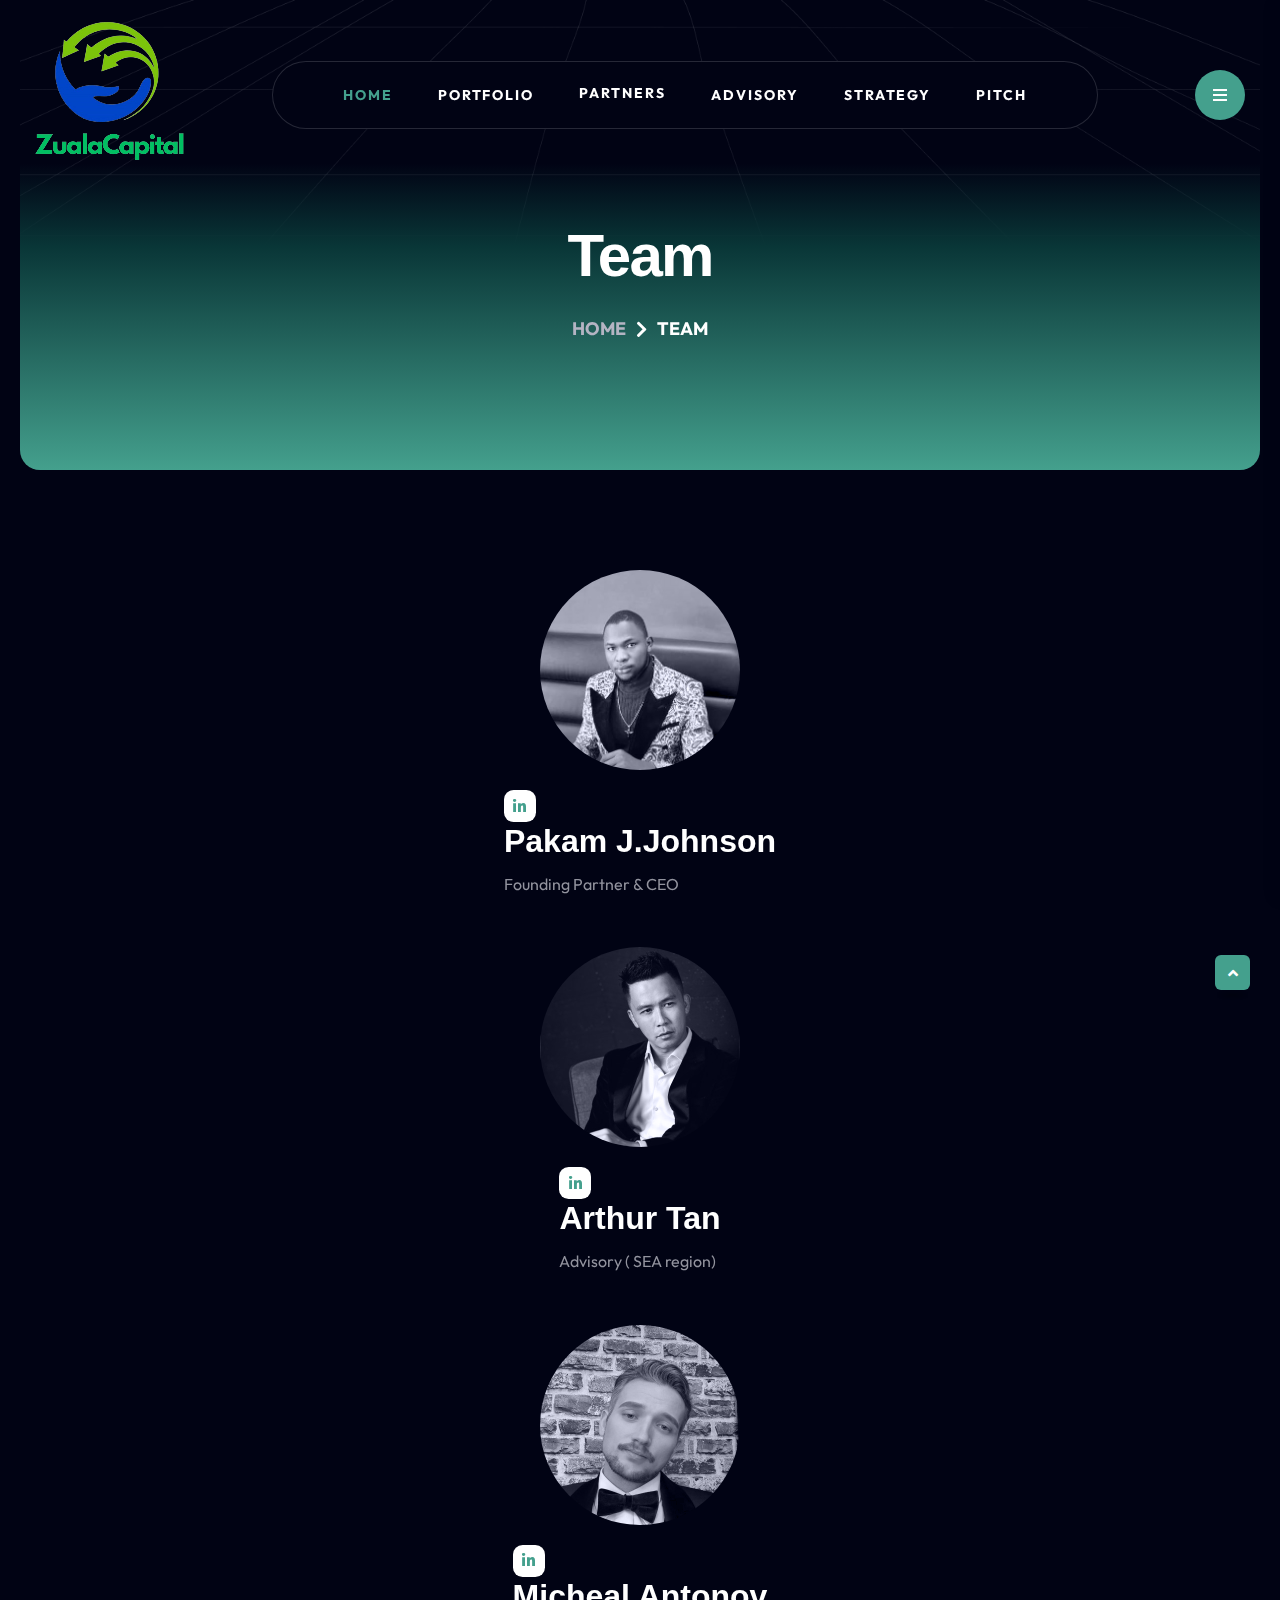
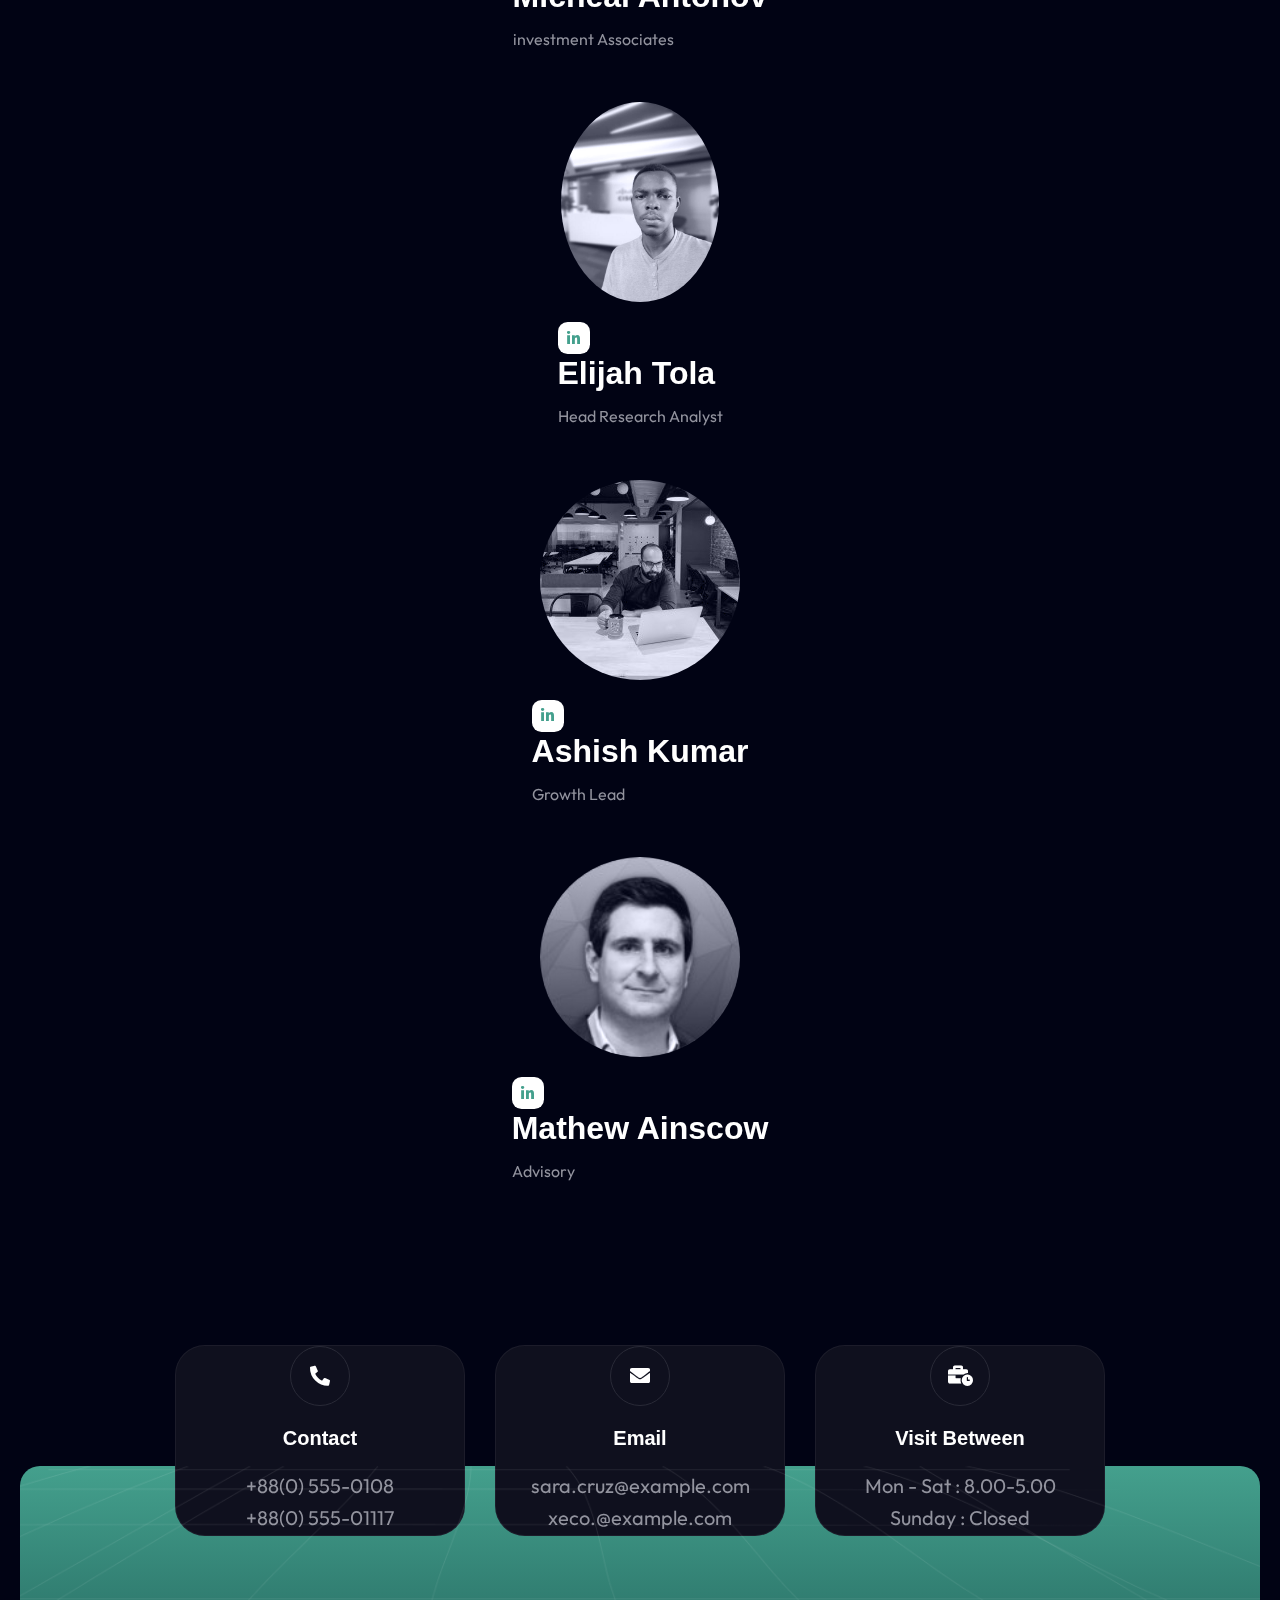
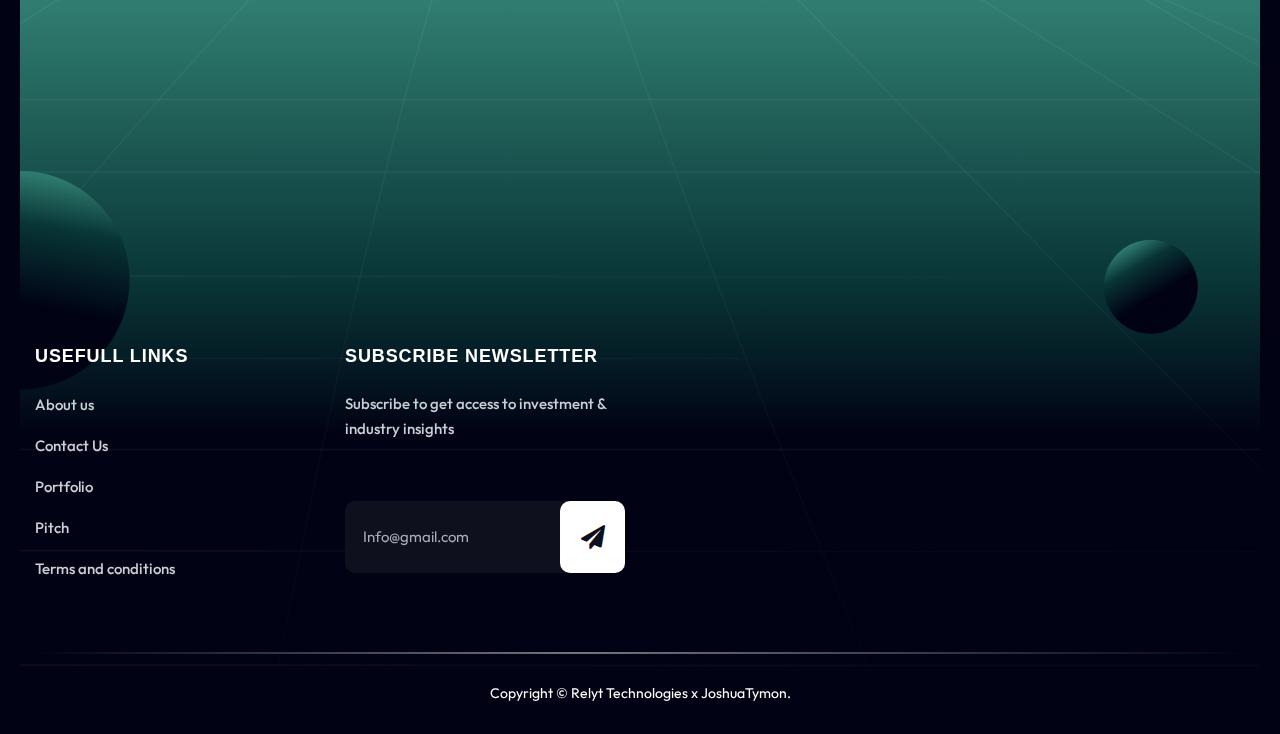
<file: contact.html>
<!doctype html>
<html class="no-js" lang="en">
    
<!-- Mirrored from themeadapt.com/tf/xeco/ by HTTrack Website Copier/3.x [XR&CO'2014], Wed, 10 Jan 2024 09:55:52 GMT -->
<head>
        <meta charset="utf-8">
        <meta http-equiv="x-ua-compatible" content="ie=edge">
        <title>ZualaCapital</title>
        <meta name="description" content="ZualaCapital">
        <meta name="viewport" content="width=device-width, initial-scale=1">

		<link rel="shortcut icon" type="image/x-icon" href="assets/img/Zuala.png">
        <!-- Place favicon.ico in the root directory -->

		<!-- CSS here -->
        <link rel="stylesheet" href="assets/css/bootstrap.min.css">
        <link rel="stylesheet" href="assets/css/animate.min.css">
        <link rel="stylesheet" href="assets/css/fontawesome-all.min.css">
        <link rel="stylesheet" href="assets/css/slick.css">
        <link rel="stylesheet" href="assets/css/default.css">
        <link rel="stylesheet" href="assets/css/style.css">
        <link rel="stylesheet" href="assets/css/responsive.css">
        <link rel="stylesheet" href="assets/css/pitch.css">
    </head>
    <body>

        <!-- Preloader -->
        <div id="preloader">
            <div class="spinner">
                <div class="rect1"></div>
                <div class="rect2"></div>
                <div class="rect3"></div>
                <div class="rect4"></div>
                <div class="rect5"></div>
            </div>
        </div>
        <!-- Preloader -->

		<!-- Scroll-top -->
        <button class="scroll-top scroll-to-target" data-target="html">
            <i class="fas fa-angle-up"></i>
        </button>
        <!-- Scroll-top-end-->

        <!-- header-area -->
        <header id="header">
            <div id="sticky-header" class="menu-area transparent-header">
                <div class="container custom-container">
                    <div class="row">
                        <div class="col-12">
                            <div class="menu-wrap">
                                <nav class="menu-nav">
                                    <div class="logo">
                                        <a href="index.html"><img src="assets/img/logo/Logo4.png" alt="Logo"></a>
                                    </div>
                                    <div class="navbar-wrap main-menu  d-none d-lg-flex">
                                        <ul class="navigation">
                                            <li class="active"><a href="index.html" class="section-link">Home</a></li>
                                            <li><a href="index.html#contribution" class="section-link">Portfolio</a></li>
                                            <li><a href="index.html#DealFlowPartners" style="line-height: 1;" class="section-link"> Partners</a></li>
                                            <li><a href="index.html#Advisoryservices" class="section-link">Advisory</a></li>
                                            <li ><a href="index.html#chart"class="section-link">Strategy</a></li>
                                            <li><a href="index.html#pitch" class="section-link">Pitch</a></li>
                                        </ul>
                                    </div>
                                    <div class="header-action">
                                        <ul class="list-wrap">
                                            <li class="offcanvas-menu"><a href="#" class="menu-tigger"><i class="fas fa-bars"></i></a></li>
                                        </ul>
                                    </div>
                                    <div class="mobile-nav-toggler"><i class="fas fa-bars"></i></div>
                                </nav>
                            </div>

                            <!-- Mobile Menu  -->
                            <div class="mobile-menu">
                                <nav class="menu-box">
                                    <div class="close-btn"><i class="fas fa-times"></i></div>
                                    <div class="nav-logo">
                                        <a href="index.html"><img src="assets/img/logo/logo1.png" alt="Logo"></a>
                                    </div>
                                    <div class="menu-outer">
                                        <!--Here Menu Will Come Automatically Via Javascript / Same Menu as in Header-->
                                    </div>
                                    <div class="social-links">
                                        <ul class="clearfix list-wrap">
                                            <li><a href="https://twitter.com/ZualaCapital?t=KGvIVSzK1Ib3X8YUEd-AUA&s=09"><i class="fab fa-twitter"></i></a></li>
                                            <li><a href="https://www.instagram.com/zualacapital/?igshid=YmMyMTA2M2Y%3D"><i class="fab fa-instagram"></i></a></li>
                                            <li><a href="https://www.linkedin.com/company/zualacapital"><i class="fab fa-linkedin-in"></i></a></li>
                                        </ul>
                                    </div>
                                </nav>
                            </div>
                            <div class="menu-backdrop"></div>
                            <!-- End Mobile Menu -->

                        </div>
                    </div>
                </div>
            </div>

            <!-- offCanvas-menu -->
            <div class="extra-info">
                <div class="close-icon menu-close">
                    <button><i class="far fa-window-close"></i></button>
                </div>
                <div class="logo-side mb-30">
                    <a href="index-2.html"><img src="assets/img/logo/logo1.png" alt="Logo"></a>
                </div>
                <div class="side-info mb-30">
                    <div class="contact-list mb-30">
                        <h4>Email Address</h4>
                        <p>info@example.com</p>
                        <p>example.mail@hum.com</p>
                    </div>
                </div>
                <div class="social-icon-right mt-30">
                    <a href="https://twitter.com/ZualaCapital?t=KGvIVSzK1Ib3X8YUEd-AUA&s=09"><i class="fab fa-twitter"></i></a>
                    <a href="https://www.linkedin.com/company/zualacapital"><i class="fab fa-linkedin-in"></i></a>
                    <a href="https://www.instagram.com/zualacapital/?igshid=YmMyMTA2M2Y%3D"><i class="fab fa-instagram"></i></a>
                </div>
            </div>
            <div class="offcanvas-overly"></div>
            <!-- offCanvas-menu-end -->

        </header>
        <!-- header-area-end -->

        <!-- main-area -->
        <main>
            <!-- breadcrumb-area -->
            <section class="breadcrumb-area breadcrumb-bg" data-background="assets/img/bg/breadcrumb_bg.png">
                <div class="container">
                    <div class="row">
                        <div class="col-lg-12">
                            <div class="breadcrumb-content">
                                <h2 class="title">Team</h2>
                                <nav aria-label="breadcrumb">
                                    <ol class="breadcrumb">
                                        <li class="breadcrumb-item"><a href="index.html">Home</a></li>
                                        <li class="breadcrumb-item active" aria-current="page">Team</li>
                                    </ol>
                                </nav>
                            </div>
                        </div>
                    </div>
                </div>
            </section>
            <!-- breadcrumb-area-end -->
             
            <div style="display: flex; flex-direction: column; justify-content: center; align-items:center; margin-top: 50px; ">
                <div class="team-contact" >
                    <img src="assets/img/team/pakam.jpeg" alt="">
                </div>
                <div class="team-contact" style="margin-top: 20px; " >
                    <a href="https://www.linkedin.com/in/pakamjoeljohnson/"  class="team-social"><i class="fab fa-linkedin-in"></i></a>
                    <h2 class="title">Pakam J.Johnson</h2>
                    <span> Founding  Partner  & CEO</span>
                </div>
                <div class="team-contact">
                    <img src="assets/img/team/arthur.jpeg" alt="">
                </div>
                <div class="team-contact" style="margin-top: 20px; " >
                    <a href="https://www.linkedin.com/in/arthur-tan/?utm_source=share&utm_campaign=share_via&utm_content=profile&utm_medium=android_app" class="team-social"><i class="fab fa-linkedin-in"></i></a>
                    <h2 class="title">Arthur Tan</h2>
                    <span>Advisory  ( SEA region)</span>
                </div>
                <div class="team-contact">
                    <img src="assets/img/team/michael.jpeg" alt="">
                </div>
                <div class="team-contact" style="margin-top: 20px; " >
                    <a href="#"  class="team-social"><i class="fab fa-linkedin-in"></i></a>
                    <h2 class="title">Micheal Antonov</h2>
                    <span> investment  Associates </span>
                </div>
                <div class="team-contact">
                    <img src="assets/img/team/z2.jpeg" alt="">
                </div>
                <div class="team-contact" style="margin-top: 20px; " >
                    <a href="#"  class="team-social"><i class="fab fa-linkedin-in"></i></a>
                    <h2 class="title">Elijah  Tola</h2>
                    <span>Head Research Analyst</span>
                </div>
                <div class="team-contact">
                    <img src="assets/img/team/ashish.jpeg" alt="">
                </div>
                <div class="team-contact" style="margin-top: 20px; " >
                    <a href="#"  class="team-social"><i class="fab fa-linkedin-in"></i></a>
                    <h2 class="title">Ashish Kumar</h2>
                    <span>Growth Lead</span>
                </div>
                <div class="team-contact">
                    <img src="assets/img/team/mathew.jpeg" alt="">
                </div>
                <div class="team-contact" style="margin-top: 20px; " >
                    <a href="#"  class="team-social"><i class="fab fa-linkedin-in"></i></a>
                    <h2 class="title">Mathew Ainscow</h2>
                    <span>Advisory</span>
                </div>
            </div>
            <!-- contact-area -->
            
                <section class="contact-area pt-140 pb-140">
                    <div class="container">
                        <div class="contact-info-wrap">
                            <div class="row justify-content-center">
                                <div class="col-xl-3 col-lg-4 col-md-6">
                                    <div class="contact-info-item">
                                        <div class="icon">
                                            <i class="fas fa-phone-alt"></i>
                                        </div>
                                        <div class="content">
                                            <h6 class="title">Contact</h6>
                                            <p><a href="tel:0123456789">+88(0) 555-0108</a> <br> <a href="tel:0123456789">+88(0) 555-01117</a></p>
                                        </div>
                                    </div>
                                </div>
                                <div class="col-xl-3 col-lg-4 col-md-6">
                                    <div class="contact-info-item">
                                        <div class="icon">
                                            <i class="fas fa-envelope"></i>
                                        </div>
                                        <div class="content">
                                            <h6 class="title">Email</h6>
                                            <p><a href="mailto:xeco.@example.com">sara.cruz@example.com</a> <br> <a href="mailto:xeco.@example.com">xeco.@example.com</a></p>
                                        </div>
                                    </div>
                                </div>
                                <div class="col-xl-3 col-lg-4 col-md-6">
                                    <div class="contact-info-item">
                                        <div class="icon">
                                            <i class="fas fa-business-time"></i>
                                        </div>
                                        <div class="content">
                                            <h6 class="title">Visit Between</h6>
                                            <p>Mon - Sat : 8.00-5.00 <br> Sunday : Closed</p>
                                        </div>
                                    </div>
                                </div>
                            </div>
                        </div>
                    </div>
                </section>
            </section>
            
        </main>
        <!-- main-area-end -->

        <!-- footer-area -->
        <footer>
            <div class="footer-area footer-bg" data-background="assets/img/bg/footer_bg.png">
                <div class="container">
                    <div class="footer-top">
                        <div class="row">
                            <div class="col-xl-3 col-lg-3 col-md-4 col-sm-4">
                                <div class="footer-widget">
                                    <h4 class="fw-title">Usefull Links</h4>
                                    <div class="footer-link">
                                        <ul class="list-wrap">
                                            <li><a href="index.html#header">About us</a></li>
                                            <li><a href="index.html#form">Contact Us</a></li>
                                            <li><a href="index.html#contribution">Portfolio</a></li>
                                            <li><a href="index.html#pitch">Pitch</a></li>
                                            <li><a href="">Terms and conditions</a></li>
                                        </ul>
                                    </div>
                                </div>
                            </div>
                            <div class="col-xl-3 col-lg-4 col-sm-8">
                                <div class="footer-widget">
                                    <h4 class="fw-title">Subscribe Newsletter</h4>
                                    <div class="footer-newsletter">
                                        <p>Subscribe to get access to investment & industry insights </p>
                                        <form action="#">
                                            <input type="text" placeholder="Info@gmail.com">
                                            <button type="submit"><i class="fas fa-paper-plane"></i></button>
                                        </form>
                                    </div>
                                </div>
                            </div>
                        </div>
                    </div>
                    <div class="footer-bottom">
                        <div class="row">
                            <div class="col-lg-12">
                                <div class="copyright-text">
                                    <p>Copyright © Relyt Technologies x JoshuaTymon.</p>
                                </div>
                            </div>
                        </div>
                    </div>
                </div>
                <div class="footer-shape-wrap">
                    <img src="assets/img/images/footer_shape01.png" alt="" class="alltuchtopdown">
                    <img src="assets/img/images/footer_shape02.png" alt="" class="leftToRight">
                </div>
            </div>
        </footer>
        <!-- footer-area-end -->


        <!-- JS here -->
        <script src="assets/js/vendor/jquery-3.6.0.min.js"></script>
        <script src="assets/js/bootstrap.min.js"></script>
        <script src="assets/js/jquery.countdown.min.js"></script>
        <script src="assets/js/jquery.appear.js"></script>
        <script src="assets/js/slick.min.js"></script>
        <script src="assets/js/ajax-form.js"></script>
        <script src="assets/js/jquery.easing.js"></script>
        <script src="assets/js/wow.min.js"></script>
        <script src="assets/js/main.js"></script>
    </body>

<!-- Mirrored from themeadapt.com/tf/xeco/contact.html by HTTrack Website Copier/3.x [XR&CO'2014], Wed, 10 Jan 2024 09:56:29 GMT -->
</html>
</file>
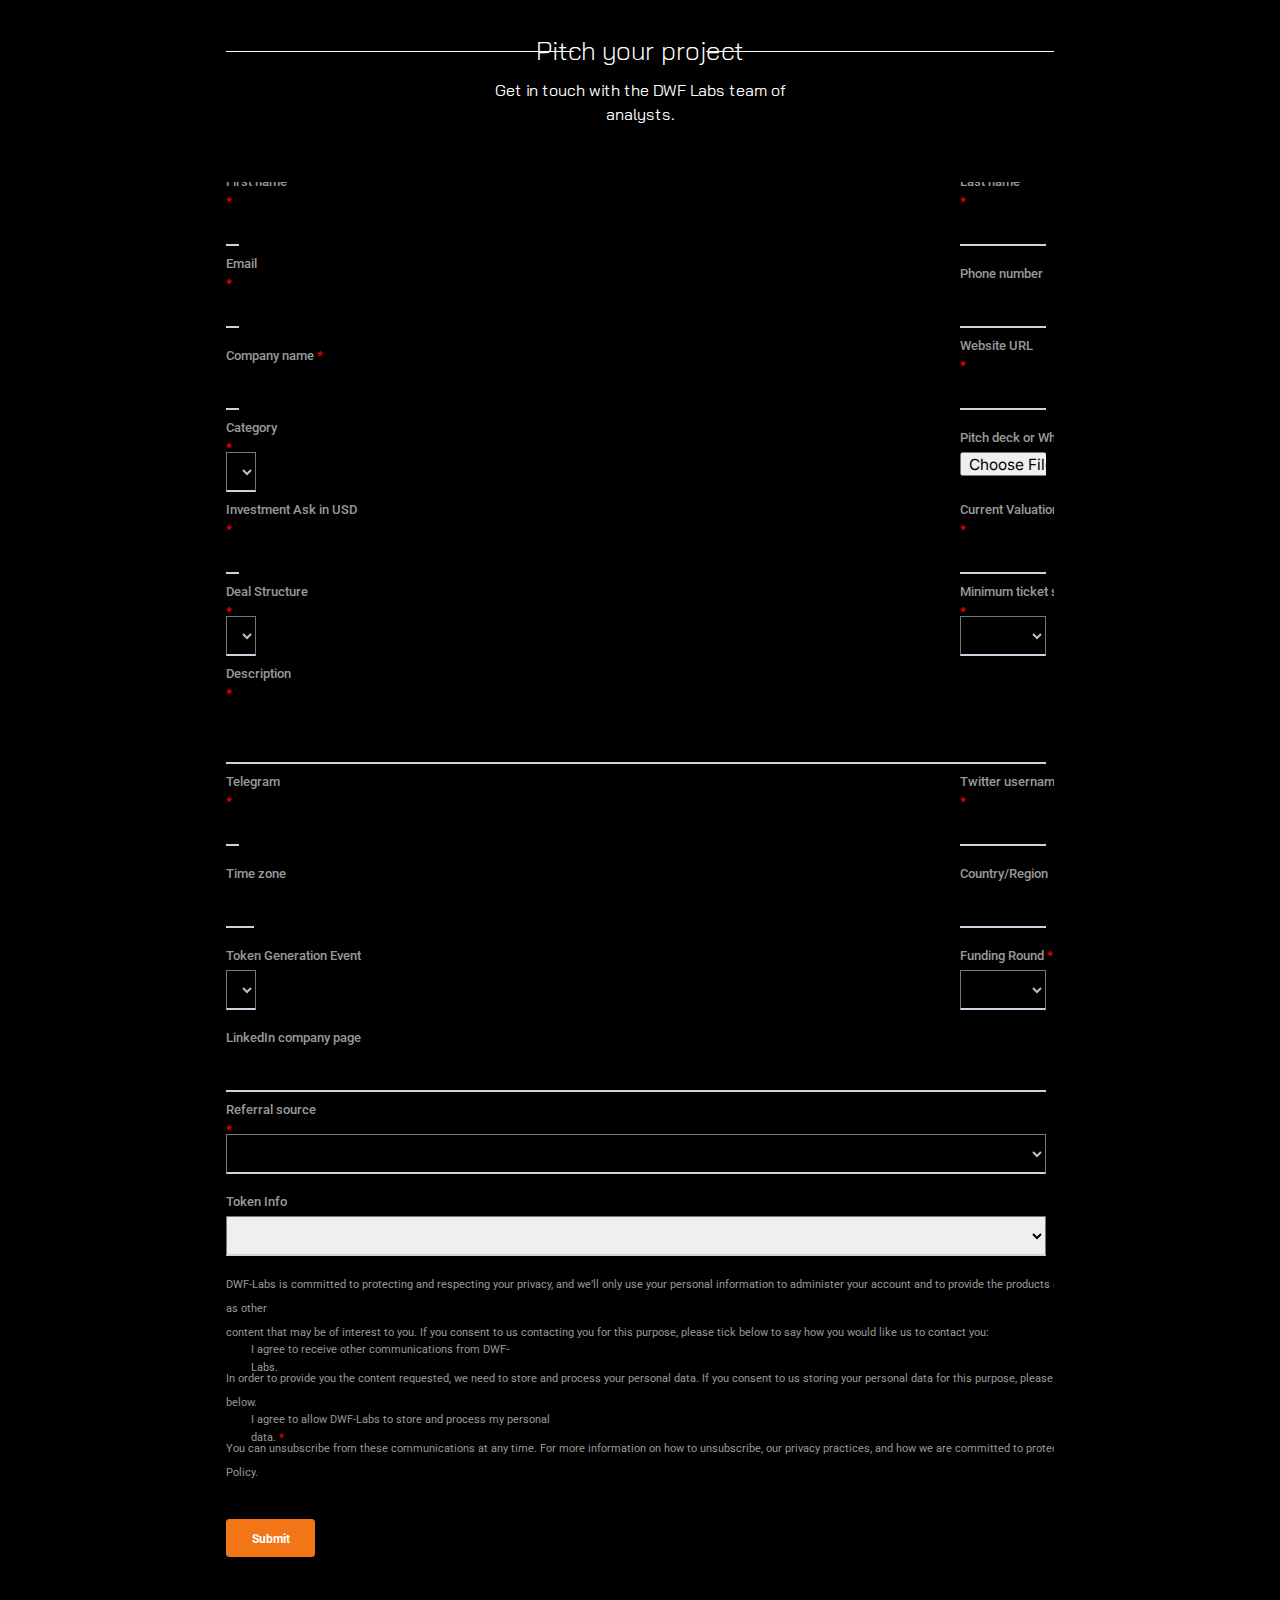
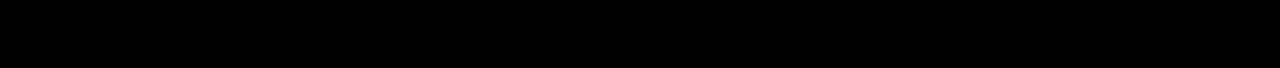
<file: pitch.html>
<!DOCTYPE html>
<html>
  <head>
    <meta charset="utf-8" />
    <meta name="viewport" content="initial-scale=1, width=device-width" />

    <link rel="stylesheet" href="assets/css/global.css" />
    <link rel="stylesheet" href="assets/css/index.css" />
    <link
      rel="stylesheet"
      href="https://fonts.googleapis.com/css2?family=Bai Jamjuree:wght@300;400&display=swap"
    />
    <link
      rel="stylesheet"
      href="https://fonts.googleapis.com/css2?family=Roboto:wght@400;500;700&display=swap"
    />
    <link
      rel="stylesheet"
      href="https://fonts.googleapis.com/css2?family=Inter:wght@400&display=swap"
    />
  </head>
  <body>
    <div class="section">
      <div class="dwf-pyramidsvg-fill">
        <div class="dwf-pyramidsvg"></div>
      </div>
      <div class="heading-3">
        <div class="before"></div>
        <div class="pitch-your-project">Pitch your project</div>
        <div class="after"></div>
      </div>
      <div class="get-in-touch">
        Get in touch with the DWF Labs team of analysts.
      </div>
      <form class="iframe">
        <div class="body-form-fieldset">
          <div class="label-first-container">
            <span class="label-first-container1">
              <span class="first-name">First name</span>
              <span class="span">*</span>
            </span>
          </div>
          <input class="input" type="text" />

          <div class="label-last-container">
            <span class="label-first-container1">
              <span class="first-name">Last name</span>
              <span class="span">*</span>
            </span>
          </div>
          <input class="input1" type="text" />
        </div>
        <div class="body-form-fieldset1">
          <div class="label-email-container">
            <span class="label-email-container1">
              <span class="first-name">Email</span>
              <span class="span">*</span>
            </span>
          </div>
          <input class="input" type="email" />

          <div class="label-phone">Phone number</div>
          <input class="input1" type="number" />
        </div>
        <div class="body-form-fieldset2">
          <div class="label-company-container">
            <span class="label-first-container1">
              <span class="first-name">Company name</span>
              <span class="span">*</span>
            </span>
          </div>
          <input class="input" type="text" />

          <div class="label-website-container">
            <span class="label-first-container1">
              <span class="first-name">Website URL</span>
              <span class="span">*</span>
            </span>
          </div>
          <input class="input1" type="text" />
        </div>
        <div class="body-form-fieldset3">
          <div class="label-category-container">
            <span class="label-email-container1">
              <span class="first-name">Category</span>
              <span class="span">*</span>
            </span>
          </div>
          <select class="options" required="{true}"></select>
          <div class="label-pitch">Pitch deck or Whitepaper</div>
          <button class="input6">
            <div class="input7">
              <div class="choose-file">Choose File</div>
            </div>
            <div class="no-file-chosen">No file chosen</div>
          </button>
        </div>
        <div class="body-form-fieldset4">
          <div class="label-investment-container">
            <span class="label-first-container1">
              <span class="first-name">Investment Ask in USD</span>
              <span class="span">*</span>
            </span>
          </div>
          <input class="input" type="number" />

          <div class="label-current-container">
            <span class="label-first-container1">
              <span class="first-name">Current Valuation</span>
              <span class="span">*</span>
            </span>
          </div>
          <input class="input1" type="number" />
        </div>
        <div class="body-form-fieldset5">
          <div class="label-deal-container">
            <span class="label-first-container1">
              <span class="first-name">Deal Structure</span>
              <span class="span">*</span>
            </span>
          </div>
          <select class="options" required="{true}"></select>
          <div class="label-minimum-container">
            <span class="label-first-container1">
              <span class="first-name">Minimum ticket size (in USD)</span>
              <span class="span">*</span>
            </span>
          </div>
          <select class="options2" required="{true}"></select>
        </div>
        <div class="body-form-container">
          <span class="label-email-container1">
            <span class="first-name">Description</span>
            <span class="span">*</span>
          </span>
        </div>
        <input class="body-form-fieldset-texta" type="text" />

        <div class="body-form-fieldset6">
          <div class="label-telegram-container">
            <span class="label-email-container1">
              <span class="first-name">Telegram</span>
              <span class="span">*</span>
            </span>
          </div>
          <input class="input" type="text" />

          <div class="label-twitter-container">
            <span class="label-first-container1">
              <span class="first-name">Twitter username</span>
              <span class="span">*</span>
            </span>
          </div>
          <input class="input1" type="text" />
        </div>
        <div class="body-form-fieldset7">
          <div class="label-time">Time zone</div>
          <input class="options3" type="text" />

          <div class="label-countryregion">Country/Region</div>
          <input class="input1" type="text" />
        </div>
        <div class="body-form-fieldset8">
          <div class="label-token">Token Generation Event</div>
          <select class="options"></select>
          <div class="label-funding-container">
            <span class="label-first-container1">
              <span class="first-name">Funding Round</span>
              <span class="span">*</span>
            </span>
          </div>
          <select class="options2" required="{true}"></select>
        </div>
        <div class="body-form">LinkedIn company page</div>
        <input class="body-form-fieldset-input" type="text" />

        <div class="body-form-container2">
          <span class="label-first-container1">
            <span class="first-name">Referral source</span>
            <span class="span">*</span>
          </span>
        </div>
        <select class="body-form-fieldset-optio" required="{true}"></select>
        <div class="body-form1">Token Info</div>
        <select class="body-form-fieldset-input1" required="{true}"></select>
        <div class="body-form-container4">
          <span class="label-first-container1">
            <p class="dwf-labs-is-committed">
              DWF-Labs is committed to protecting and respecting your privacy,
              and we’ll only use your personal information to administer your
              account and to provide the products and services you requested
              from us. From time to time, we would like to contact you about our
              products and services, as well as other
            </p>
            <p class="dwf-labs-is-committed">
              content that may be of interest to you. If you consent to us
              contacting you for this purpose, please tick below to say how you
              would like us to contact you:
            </p>
          </span>
        </div>
        <input
          class="body-form-fieldset-list"
          required="{true}"
          type="checkbox"
        />

        <div class="body-form2">
          I agree to receive other communications from DWF-Labs.
        </div>
        <div class="body-form3">
          In order to provide you the content requested, we need to store and
          process your personal data. If you consent to us storing your personal
          data for this purpose, please tick the checkbox below.
        </div>
        <input
          class="body-form-fieldset-list1"
          required="{true}"
          type="checkbox"
        />

        <div class="body-form-container6">
          <span class="label-first-container1">
            <span class="first-name"
              >I agree to allow DWF-Labs to store and process my personal
              data.</span
            >
            <span class="span">*</span>
          </span>
        </div>
        <div class="body-form4">
          You can unsubscribe from these communications at any time. For more
          information on how to unsubscribe, our privacy practices, and how we
          are committed to protecting and respecting your privacy, please review
          our Privacy Policy.
        </div>
        <button class="body-form-input">
          <b class="submit">Submit</b>
        </button>
      </form>
    </div>
  </body>
</html>
</file>
<file: assets/css/default.css>
/* Deafult Margin & Padding */
/*-- Margin Top --*/
.mt-5 {
	margin-top: 5px;
}
.mt-10 {
	margin-top: 10px;
}
.mt-15 {
	margin-top: 15px;
}
.mt-20 {
	margin-top: 20px;
}
.mt-25 {
	margin-top: 25px;
}
.mt-30 {
	margin-top: 30px;
}
.mt-35 {
	margin-top: 35px;
}
.mt-40 {
	margin-top: 40px;
}
.mt-45 {
	margin-top: 45px;
}
.mt-50 {
	margin-top: 50px;
}
.mt-55 {
	margin-top: 55px;
}
.mt-60 {
	margin-top: 60px;
}
.mt-65 {
	margin-top: 65px;
}
.mt-70 {
	margin-top: 70px;
}
.mt-75 {
	margin-top: 75px;
}
.mt-80 {
	margin-top: 80px;
}
.mt-85 {
	margin-top: 85px;
}
.mt-90 {
	margin-top: 90px;
}
.mt-95 {
	margin-top: 95px;
}
.mt-100 {
	margin-top: 100px;
}
.mt-105 {
	margin-top: 105px;
}
.mt-110 {
	margin-top: 110px;
}
.mt-115 {
	margin-top: 115px;
}
.mt-120 {
	margin-top: 120px;
}
.mt-125 {
	margin-top: 125px;
}
.mt-130 {
	margin-top: 130px;
}
.mt-135 {
	margin-top: 135px;
}
.mt-140 {
	margin-top: 140px;
}
.mt-145 {
	margin-top: 145px;
}
.mt-150 {
	margin-top: 150px;
}
.mt-155 {
	margin-top: 155px;
}
.mt-160 {
	margin-top: 160px;
}
.mt-165 {
	margin-top: 165px;
}
.mt-170 {
	margin-top: 170px;
}
.mt-175 {
	margin-top: 175px;
}
.mt-180 {
	margin-top: 180px;
}
.mt-185 {
	margin-top: 185px;
}
.mt-190 {
	margin-top: 190px;
}
.mt-195 {
	margin-top: 195px;
}
.mt-200 {
	margin-top: 200px;
}
/*-- Margin Bottom --*/

.mb-5 {
	margin-bottom: 5px;
}
.mb-10 {
	margin-bottom: 10px;
}
.mb-15 {
	margin-bottom: 15px;
}
.mb-20 {
	margin-bottom: 20px;
}
.mb-25 {
	margin-bottom: 25px;
}
.mb-30 {
	margin-bottom: 30px;
}
.mb-35 {
	margin-bottom: 35px;
}
.mb-40 {
	margin-bottom: 40px;
}
.mb-45 {
	margin-bottom: 45px;
}
.mb-50 {
	margin-bottom: 50px;
}
.mb-55 {
	margin-bottom: 55px;
}
.mb-60 {
	margin-bottom: 60px;
}
.mb-65 {
	margin-bottom: 65px;
}
.mb-70 {
	margin-bottom: 70px;
}
.mb-75 {
	margin-bottom: 75px;
}
.mb-80 {
	margin-bottom: 80px;
}
.mb-85 {
	margin-bottom: 85px;
}
.mb-90 {
	margin-bottom: 90px;
}
.mb-95 {
	margin-bottom: 95px;
}
.mb-100 {
	margin-bottom: 100px;
}
.mb-105 {
	margin-bottom: 105px;
}
.mb-110 {
	margin-bottom: 110px;
}
.mb-115 {
	margin-bottom: 115px;
}
.mb-120 {
	margin-bottom: 120px;
}
.mb-125 {
	margin-bottom: 125px;
}
.mb-130 {
	margin-bottom: 130px;
}
.mb-135 {
	margin-bottom: 135px;
}
.mb-140 {
	margin-bottom: 140px;
}
.mb-145 {
	margin-bottom: 145px;
}
.mb-150 {
	margin-bottom: 150px;
}
.mb-155 {
	margin-bottom: 155px;
}
.mb-160 {
	margin-bottom: 160px;
}
.mb-165 {
	margin-bottom: 165px;
}
.mb-170 {
	margin-bottom: 170px;
}
.mb-175 {
	margin-bottom: 175px;
}
.mb-180 {
	margin-bottom: 180px;
}
.mb-185 {
	margin-bottom: 185px;
}
.mb-190 {
	margin-bottom: 190px;
}
.mb-195 {
	margin-bottom: 195px;
}
.mb-200 {
	margin-bottom: 200px;
}
/*-- Padding Top --*/

.pt-5 {
	padding-top: 5px;
}
.pt-10 {
	padding-top: 10px;
}
.pt-15 {
	padding-top: 15px;
}
.pt-20 {
	padding-top: 20px;
}
.pt-25 {
	padding-top: 25px;
}
.pt-30 {
	padding-top: 30px;
}
.pt-35 {
	padding-top: 35px;
}
.pt-40 {
	padding-top: 40px;
}
.pt-45 {
	padding-top: 45px;
}
.pt-50 {
	padding-top: 50px;
}
.pt-55 {
	padding-top: 55px;
}
.pt-60 {
	padding-top: 60px;
}
.pt-65 {
	padding-top: 65px;
}
.pt-70 {
	padding-top: 70px;
}
.pt-75 {
	padding-top: 75px;
}
.pt-80 {
	padding-top: 80px;
}
.pt-85 {
	padding-top: 85px;
}
.pt-90 {
	padding-top: 90px;
}
.pt-95 {
	padding-top: 95px;
}
.pt-100 {
	padding-top: 100px;
}
.pt-105 {
	padding-top: 105px;
}
.pt-110 {
	padding-top: 110px;
}
.pt-115 {
	padding-top: 115px;
}
.pt-120 {
	padding-top: 120px;
}
.pt-125 {
	padding-top: 125px;
}
.pt-130 {
	padding-top: 130px;
}
.pt-135 {
	padding-top: 135px;
}
.pt-140 {
	padding-top: 140px;
}
.pt-145 {
	padding-top: 145px;
}
.pt-150 {
	padding-top: 150px;
}
.pt-155 {
	padding-top: 155px;
}
.pt-160 {
	padding-top: 160px;
}
.pt-165 {
	padding-top: 165px;
}
.pt-170 {
	padding-top: 170px;
}
.pt-175 {
	padding-top: 175px;
}
.pt-180 {
	padding-top: 180px;
}
.pt-185 {
	padding-top: 185px;
}
.pt-190 {
	padding-top: 190px;
}
.pt-195 {
	padding-top: 195px;
}
.pt-200 {
	padding-top: 200px;
}
/*-- Padding Bottom --*/

.pb-5 {
	padding-bottom: 5px;
}
.pb-10 {
	padding-bottom: 10px;
}
.pb-15 {
	padding-bottom: 15px;
}
.pb-20 {
	padding-bottom: 20px;
}
.pb-25 {
	padding-bottom: 25px;
}
.pb-30 {
	padding-bottom: 30px;
}
.pb-35 {
	padding-bottom: 35px;
}
.pb-40 {
	padding-bottom: 40px;
}
.pb-45 {
	padding-bottom: 45px;
}
.pb-50 {
	padding-bottom: 50px;
}
.pb-55 {
	padding-bottom: 55px;
}
.pb-60 {
	padding-bottom: 60px;
}
.pb-65 {
	padding-bottom: 65px;
}
.pb-70 {
	padding-bottom: 70px;
}
.pb-75 {
	padding-bottom: 75px;
}
.pb-80 {
	padding-bottom: 80px;
}
.pb-85 {
	padding-bottom: 85px;
}
.pb-90 {
	padding-bottom: 90px;
}
.pb-95 {
	padding-bottom: 95px;
}
.pb-100 {
	padding-bottom: 100px;
}
.pb-105 {
	padding-bottom: 105px;
}
.pb-110 {
	padding-bottom: 110px;
}
.pb-115 {
	padding-bottom: 115px;
}
.pb-120 {
	padding-bottom: 120px;
}
.pb-125 {
	padding-bottom: 125px;
}
.pb-130 {
	padding-bottom: 130px;
}
.pb-135 {
	padding-bottom: 135px;
}
.pb-140 {
	padding-bottom: 140px;
}
.pb-145 {
	padding-bottom: 145px;
}
.pb-150 {
	padding-bottom: 150px;
}
.pb-155 {
	padding-bottom: 155px;
}
.pb-160 {
	padding-bottom: 160px;
}
.pb-165 {
	padding-bottom: 165px;
}
.pb-170 {
	padding-bottom: 170px;
}
.pb-175 {
	padding-bottom: 175px;
}
.pb-180 {
	padding-bottom: 180px;
}
.pb-185 {
	padding-bottom: 185px;
}
.pb-190 {
	padding-bottom: 190px;
}
.pb-195 {
	padding-bottom: 195px;
}
.pb-200 {
	padding-bottom: 200px;
}



/*-- Padding Left --*/
.pl-0 {
	padding-left: 0px;
}
.pl-5 {
	padding-left: 5px;
}
.pl-10 {
	padding-left: 10px;
}
.pl-15 {
	padding-left: 15px;
}
.pl-20{
	padding-left: 20px;
}
.pl-25 {
	padding-left: 35px;
}
.pl-30 {
	padding-left: 30px;
}
.pl-35 {
	padding-left: 35px;
}

.pl-35 {
	padding-left: 35px;
}

.pl-40 {
	padding-left: 40px;
}

.pl-45 {
	padding-left: 45px;
}

.pl-50 {
	padding-left: 50px;
}

.pl-55 {
	padding-left: 55px;
}

.pl-60 {
	padding-left: 60px;
}
.pl-65 {
	padding-left: 65px;
}
.pl-70 {
	padding-left: 70px;
}
.pl-75 {
	padding-left: 75px;
}
.pl-80 {
	padding-left: 80px;
}
.pl-85 {
	padding-left: 80px;
}
.pl-90 {
	padding-left: 90px;
}
.pl-95 {
	padding-left: 95px;
}
.pl-100 {
	padding-left: 100px;
}


/*-- Padding Right --*/
.pr-0 {
	padding-right: 0px;
}
.pr-5 {
	padding-right: 5px;
}
.pr-10 {
	padding-right: 10px;
}
.pr-15 {
	padding-right: 15px;
}
.pr-20{
	padding-right: 20px;
}
.pr-25 {
	padding-right: 35px;
}
.pr-30 {
	padding-right: 30px;
}
.pr-35 {
	padding-right: 35px;
}

.pr-35 {
	padding-right: 35px;
}

.pr-40 {
	padding-right: 40px;
}

.pr-45 {
	padding-right: 45px;
}

.pr-50 {
	padding-right: 50px;
}

.pr-55 {
	padding-right: 55px;
}

.pr-60 {
	padding-right: 60px;
}
.pr-65 {
	padding-right: 65px;
}
.pr-70 {
	padding-right: 70px;
}
.pr-75 {
	padding-right: 75px;
}
.pr-80 {
	padding-right: 80px;
}
.pr-85 {
	padding-right: 80px;
}
.pr-90 {
	padding-right: 90px;
}
.pr-95 {
	padding-right: 95px;
}
.pr-100 {
	padding-right: 100px;
}

/* font weight */
.f-700{font-weight: 700;}
.f-600{font-weight: 600;}
.f-500{font-weight: 500;}
.f-400{font-weight: 400;}
.f-300{font-weight: 300;}

/* Background Color */

.gray-bg {
	background: #f7f7fd;
}
.white-bg {
	background: #fff;
}
.black-bg {
	background: #222;
}
.theme-bg {
	background: #222;
}
.primary-bg {
	background: #222;
}
/* Color */

.white-color {
	color: #fff;
}
.black-color {
	color: #222;
}
.theme-color {
	color: #222;
}
.primary-color {
	color: #222;
}
/* black overlay */

[data-overlay] {
	position: relative;
}
[data-overlay]::before {
	background: #000 none repeat scroll 0 0;
	content: "";
	height: 100%;
	left: 0;
	position: absolute;
	top: 0;
	width: 100%;
	z-index: 1;
}
[data-overlay="3"]::before {
	opacity: 0.3;
}
[data-overlay="4"]::before {
	opacity: 0.4;
}
[data-overlay="5"]::before {
	opacity: 0.5;
}
[data-overlay="6"]::before {
	opacity: 0.6;
}
[data-overlay="7"]::before {
	opacity: 0.7;
}
[data-overlay="8"]::before {
	opacity: 0.8;
}
[data-overlay="9"]::before {
	opacity: 0.9;
}
</file>
<file: assets/css/style.css>
/*
  Theme Name: Xeco - ICO & Crypto Landing Page Template
  Support: themegenix@gmail.com
  Description: Xeco - ICO & Crypto Landing Page Template.
  Version: 1.0
*/

/* CSS Index
============================
01. Variable CSS
02. Header
03. Mobile Menu
04. OffCanvas
05. Banner
06. Breadcrumb
07. Contribution
08. Brand
09. Features
10. Chart
11. RoadMap
12. Team
13. Faq
14. Download
15. Document
16. Blog
17. Pagination
18. Contact
19. Footer
20. Preloader
============================
*/



/*=============================
	1. Google Fonts
===============================*/
@import url('https://fonts.googleapis.com/css2?family=Outfit:wght@100;200;300;400;500;600;700&amp;family=Plus+Jakarta+Sans:ital,wght@0,300;0,400;0,500;0,600;0,700;0,800;1,300;1,400;1,500;1,600;1,700;1,800&amp;display=swap');

/*=============================
	01. Variable CSS
===============================*/
:root {
    --tg-body-font-family: 'Outfit', sans-serif;
    --tg-heading-font-family: 'Plus Jakarta Sans', sans-serif;
    --tg-primary-color: #44A08D;
    --tg-secondary-color: #0F101E;
    --tg-body-font-color: #92939E;
    --tg-heading-font-color: #FFFFFF;
    --tg-paragraph-color: #92939E;
    --tg-body-font-size: 16px;
    --tg-body-font-weight: 400;
    --tg-heading-font-weight: 600;
    --tg-body-line-height: 1.62;
    --tg-heading-line-height: 1.2;
    --tg-blue: #0d6efd;
    --tg-indigo: #6610f2;
    --tg-purple: #6f42c1;
    --tg-pink: #d63384;
    --tg-red: #dc3545;
    --tg-orange: #fd7e14;
    --tg-yellow: #ffc107;
    --tg-green: #093637;
    --tg-teal: #20c997;
    --tg-cyan: #0dcaf0;
    --tg-white: #ffffff;
    --tg-black: #010314;
    --tg-gray: #93B2C8;
    --facebook: #3b5998;
    --twitter: #00acee;
    --linkedin: #1976d2;
    --pinterest: #3b5998;
    --youtube: #c4302b;
    --skype: #00aff0;
}
:root {
    scroll-behavior: auto;
}
body {
	font-family: var(--tg-body-font-family);
	font-weight: var(--tg-body-font-weight);
	font-size: var(--tg-body-font-size);
	line-height: var(--tg-body-line-height);
	color: var(--tg-body-font-color);
	font-style: normal;
    background-color: var(--tg-black);
}
img,
.img {
	max-width: 100%;
	transition: all 0.3s ease-out 0s;
}
.f-left {
	float: left
}
.f-right {
	float: right
}
.fix {
	overflow: hidden
}
a,
button {
	-webkit-transition: all 0.3s ease-out 0s;
	-moz-transition: all 0.3s ease-out 0s;
	-ms-transition: all 0.3s ease-out 0s;
	-o-transition: all 0.3s ease-out 0s;
	transition: all 0.3s ease-out 0s;
	text-decoration: none;
}
a:focus,
.btn:focus,
button:focus {
	text-decoration: none;
	outline: none;
	box-shadow: none;
}

a:hover,
.portfolio-cat a:hover,
.footer -menu li a:hover {
	color: var(--tg-primary-color);
	text-decoration: none;
}
a,
button {
	color: var(--tg-primary-color);
	outline: medium none;
	text-decoration: none;
}
.btn:focus,
button:focus,
input:focus,
input:focus,
textarea,
textarea:focus {
	outline: 0
}
.uppercase {
	text-transform: uppercase;
}
.capitalize {
	text-transform: capitalize;
}
h1,
h2,
h3,
h4,
h5,
h6 {
	font-family: var(--tg-heading-font-family);
	color: var(--tg-heading-font-color);
	margin-top: 0px;
	margin-bottom: .7rem;
	font-style: normal;
	line-height: var(--tg-heading-line-height);
	font-weight: var(--tg-heading-font-weight);
	text-transform: inherit;
}
h1 a,
h2 a,
h3 a,
h4 a,
h5 a,
h6 a {
	color: inherit;
}
h1 {
	font-size: 2.5rem;
}
h2 {
	font-size: 2rem;
}
h3 {
	font-size: 1.75rem;
}
h4 {
	font-size: 1.5rem;
}
h5 {
	font-size: 1.25rem;
}
h6 {
	font-size: 1rem;
}
.list-wrap {
	margin: 0px;
	padding: 0px;
}
.list-wrap li {
	list-style: none
}
p {
	font-size: var(--tg-body-font-size);
	font-weight: var(--tg-body-font-weight);
	line-height: var(--tg-body-line-height);
	color: var(--tg-paragraph-color);
	margin-bottom: 15px;
}
hr {
	border-bottom: 1px solid var(--tg-primary-color);
	border-top: 0 none;
	margin: 30px 0;
	padding: 0;
}
label {
	color: var(--tg-body-font-color);
	cursor: pointer;
	font-size: 16px;
	font-weight: 400;
}
*::-moz-selection {
	background: var(--tg-primary-color);
	color: var(--tg-white);
	text-shadow: none;
}
::-moz-selection {
	background: var(--tg-primary-color);
	color: var(--tg-white);
	text-shadow: none;
}
::selection {
	background: var(--tg-primary-color);
	color: var(--tg-white);
	text-shadow: none;
}
*::-moz-placeholder {
	color: var(--tg-body-font-color);
	font-size: var(--tg-body-font-size);
	opacity: 1;
}
*::placeholder {
	color: var(--tg-body-font-color);
	font-size: var(--tg-body-font-size);
	opacity: 1;
}
::-webkit-scrollbar-track,
::-webkit-scrollbar-track {
	box-shadow: none;
	-webkit-box-shadow: none;
	background-color: var(--tg-secondary-color);
	border-radius: 10px;
}
::-webkit-scrollbar,
::-webkit-scrollbar {
	width: 8px;
	background-color: var(--tg-secondary-color);
}
::-webkit-scrollbar-thumb,
::-webkit-scrollbar-thumb {
	border-radius: 10px;
	background-image: linear-gradient(0deg, var(--tg-primary-color) 0%, var(--tg-green) 47.60%, var(--tg-black) 99.23%);
}
.theme-overlay {
	position: relative
}
.theme-overlay::before {
	background: var(--tg-primary-color) none repeat scroll 0 0;
	content: "";
	height: 100%;
	left: 0;
	opacity: 0.6;
	position: absolute;
	top: 0;
	width: 100%;
}
.separator {
	border-top: 1px solid var(--tg-primary-color);
}

/* Bootstrap 5 */
.container {
    padding-left: 15px;
    padding-right: 15px;
}
.row {
    --bs-gutter-x: 30px;
}
.row.g-0 {
	--bs-gutter-x: 0;
}
.gutter-y-30 {
  	--bs-gutter-y: 30px;
}

/*=============================
	1. Button style
===============================*/
.btn {
    user-select: none;
    -moz-user-select: none;
    background: var(--tg-white) none repeat scroll 0 0;
    border: medium none;
    border-radius: 30px;
    color: var(--tg-black);
    cursor: pointer;
    display: inline-flex;
    align-items: center;
    font-size: 14px;
    font-weight: 700;
    letter-spacing: -0.42px;
    line-height: 1;
    margin-bottom: 0;
    padding: 18px 45px;
    text-align: center;
    text-transform: none;
    touch-action: manipulation;
    transition: all 0.3s ease 0s;
    vertical-align: middle;
    white-space: nowrap;
}
.btn::after {
    content: "\f054";
    font-family: "Font Awesome 5 Free";
    font-weight: 700;
    color: var(--tg-primary-color);
    line-height: 1;
    margin-left: 40px;
    transition: all 0.3s ease 0s;
}
.btn:hover {
    background: var(--tg-secondary-color);
    color: var(--tg-white);
}
.btn:hover::after {
    color: var(--tg-white);
}
.btn.btn-two {
    background: var(--tg-secondary-color);
    color: var(--tg-white);
}
.btn.btn-two::after {
    color: var(--tg-white);
}
.btn.btn-two:hover {
    background: var(--tg-white);
    color: var(--tg-black);
}
.btn.btn-two:hover::after {
    color: var(--tg-primary-color);
}
.breadcrumb > .active {
	color: var(--tg-primary-color);
}

/* scrollUp */
.scroll-top {
    width: 35px;
    height: 35px;
    line-height: 35px;
    position: fixed;
    bottom: -10%;
    right: 30px;
    font-size: var(--tg-body-font-size);
    border-radius: 6px;
    z-index: 99;
    color: var(--tg-white);
    text-align: center;
    cursor: pointer;
    background: var(--tg-primary-color);
    transition: 1s ease;
    border: none;
}
.scroll-top.open {
	bottom: 30px;
}
.scroll-top::after {
	position: absolute;
	z-index: -1;
	content: '';
	top: 100%;
	left: 5%;
	height: 10px;
	width: 90%;
	opacity: 1;
	background: radial-gradient(ellipse at center, rgba(0, 0, 0, 0.25) 0%, rgba(0, 0, 0, 0) 80%);
}
.scroll-top:hover {
	background: var(--tg-secondary-color);
}


/*=============================
	02. Header
===============================*/
.custom-container {
    max-width: 1710px;
}
.transparent-header {
	position: absolute;
	left: 0;
	top: 0px;
	width: 100%;
	z-index: 9;
	height: auto;
}
#header-fixed-height.active-height {
    display: block;
    height: 105px;
}
/*for the top part of webpage begin*/
.menu-area {
}
/*for the top part of webpage end*/
.menu-nav {
	display: flex;
	align-items: center;
	flex-wrap: wrap;
	justify-content: flex-start;
}
.navbar-wrap {
	display: flex;
	flex-grow: 1;
}
.navbar-wrap ul {
    display: inline-flex;
    flex-direction: row;
    flex-wrap: wrap;
    padding: 0 70px;
    margin: 0 auto;
    border: 1px solid rgba(255, 255, 255, 0.15);
    background: var(--tg-black);
    border-radius: 40px;
}
.navbar-wrap > ul > li {
    list-style: none;
	display: block;
	position: relative;
    margin-right: 65px;
}
.navbar-wrap > ul > li:last-child {
    margin-right: 0;
}
.navbar-wrap ul li a {
    color: var(--tg-heading-font-color);
    padding: 24px 0;
    display: block;
    line-height: 1;
    position: relative;
    z-index: 1;
    font-size: 14px;
    font-weight: 700;
    line-height: normal;
    letter-spacing: 1.96px;
    text-transform: uppercase;
}
.navbar-wrap > ul > li.active > a,
.navbar-wrap > ul > li:hover > a {
	color: var(--tg-primary-color);
}
.main-menu .navigation li.menu-item-has-children .dropdown-btn {
    display: none;
}
.mobile-menu .navigation .dropdown-btn.open span {
    transform: rotate(180deg);
}
.header-action > ul {
	display: flex;
	align-items: center;
	margin-left: 10px;
}
.header-action > ul li {
    position: relative;
    margin-left: 15px;
}
.header-action ul li:first-child {
	margin-left: 0;
}
.header-action ul li a {
	color: var(--tg-heading-font-color);
	font-size: 14px;
}
.header-action .header-login a {
    font-size: 14px;
    display: flex;
    align-items: center;
    background: var(--tg-white);
    color: var(--tg-black);
    font-weight: 700;
    gap: 12px;
    padding: 14px 23px;
    border-radius: 30px;
}
.header-action .header-login a i {
    color: var(--tg-primary-color);
    transition: all 0.3s ease-out 0s;
}
.header-action .header-login a:hover {
    background: var(--tg-primary-color);
    color: var(--tg-white);
}
.header-action .header-login a:hover i {
    color: var(--tg-white);
}
.offcanvas-menu .menu-tigger {
    width: 50px;
    height: 50px;
    display: flex;
    align-items: center;
    justify-content: center;
    background: var(--tg-primary-color);
    color: var(--tg-white);
    border-radius: 50%;
    font-size: 16px;
}
.offcanvas-menu .menu-tigger:hover {
    background: var(--tg-white);
    color: var(--tg-primary-color);
}
.navbar-wrap ul li .sub-menu {
	position: absolute;
	left: 0;
	right: 0;
	top: 100%;
	min-width: 230px;
	border: 1px solid rgba(43 44 56 / 46%);
	background: var(--tg-secondary-color);
	margin: 0 0;
	transform: scale(1 , 0);
	transform-origin: 0 0;
	-webkit-transition: all 0.3s ease-in-out;
	-moz-transition: all 0.3s ease-in-out;
	-ms-transition: all 0.3s ease-in-out;
	-o-transition: all 0.3s ease-in-out;
	transition: all 0.3s ease-in-out;
	-webkit-box-shadow: 0px 30px 70px 0px rgba(7 8 8 / 15%);
	-moz-box-shadow: 0px 30px 70px 0px rgba(7 8 8 / 15%);
	box-shadow: 0px 30px 70px 0px rgba(7 8 8 / 15%);
	border-radius: 0;
	padding: 18px 0;
	display: block;
	visibility: hidden;
	opacity: 0;
	z-index: 9;
    border-radius: 0 0 10px 10px;
}
.navbar-wrap ul li .sub-menu .sub-menu {
	right: auto;
	left: 100%;
	top: 0;
}
.navbar-wrap ul li .sub-menu li {
	margin-left: 0;
	text-align: left;
	display: block;
}
.navbar-wrap ul li .sub-menu li a {
	padding: 9px 15px 9px 25px;
	color: var(--tg-white);
	-webkit-transition: all 0.3s ease-in-out;
	-moz-transition: all 0.3s ease-in-out;
	-ms-transition: all 0.3s ease-in-out;
	-o-transition: all 0.3s ease-in-out;
	transition: all 0.3s ease-in-out;
    font-size: 14px;
    font-weight: 700;
    line-height: normal;
    letter-spacing: 1.96px;
    text-transform: uppercase;
}
.navbar-wrap ul li .sub-menu li.active a,
.navbar-wrap ul li .sub-menu li a:hover {
    color: var(--tg-primary-color);
}
.navbar-wrap ul li:hover > .sub-menu {
	opacity: 1;
	visibility: visible;
	transform: scale(1);
}
.sticky-menu {
	position: fixed;
	left: 0;
	margin: auto;
	top: 0;
	width: 100%;
	z-index: 99;
	background: var(--tg-secondary-color);
	-webkit-animation: 1000ms ease-in-out 0s normal none 1 running fadeInDown;
	animation: 1000ms ease-in-out 0s normal none 1 running fadeInDown;
	-webkit-box-shadow: 0 10px 15px rgba(25, 25, 25, 0.1);
	box-shadow: 0 10px 15px rgba(25, 25, 25, 0.1);
	border-radius: 0;
}
.sticky-menu.menu-area {
    padding: 20px 0;
}

/*=============================
	03. Mobile Menu
===============================*/
.nav-outer .mobile-nav-toggler {
	position: relative;
	float: right;
	font-size: 40px;
	line-height: 50px;
	cursor: pointer;
	display: none;
	color: var(--tg-white);
	margin-right: 30px;
	top: 15px;
}
.nav-logo img {
    max-width: 150px;
    max-height: 38px;
}
.mobile-menu {
	position: fixed;
	right: 0;
	top: 0;
	width: 300px;
	padding-right: 30px;
	max-width: 100%;
	height: 100%;
	z-index: 99;
	border-radius: 0px;
	transition: all 0.3s cubic-bezier(0.785, 0.135, 0.15, 0.86);
	-moz-transition: all 0.3s cubic-bezier(0.785, 0.135, 0.15, 0.86);
	-webkit-transition: all 0.3s cubic-bezier(0.785, 0.135, 0.15, 0.86);
	-ms-transition: all 0.3s cubic-bezier(0.785, 0.135, 0.15, 0.86)e;
	-o-transition: all 0.3s cubic-bezier(0.785, 0.135, 0.15, 0.86);
	-webkit-transform: translateX(101%);
	-ms-transform: translateX(101%);
	transform: translateX(101%);
}
.mobile-menu .navbar-collapse {
	display: block !important;
}
.mobile-menu .nav-logo {
	position: relative;
	padding: 30px 25px;
	text-align: left;
}
.mobile-menu-visible {
	overflow: hidden;
}
.mobile-menu-visible .mobile-menu {
	-webkit-transform: translateX(0%);
    -ms-transform: translateX(0%);
    transform: translateX(0%);
}
.mobile-menu .navigation li.current>a:before {
	height: 100%;
}
.menu-backdrop {
	position: fixed;
	right: 0;
	top: 0;
	width: 100%;
	height: 100%;
	z-index: 2;
	transition: all 700ms ease;
	-moz-transition: all 700ms ease;
	-webkit-transition: all 700ms ease;
	-ms-transition: all 700ms ease;
	-o-transition: all 700ms ease;
	opacity: 0;
	visibility: hidden;
	background: rgba(0, 0, 0, 0.5);
}
.mobile-menu-visible .menu-backdrop {
	opacity: 1;
	visibility: visible;
}
.mobile-menu .menu-box {
	position: absolute;
	left: 0px;
	top: 0px;
	width: 100%;
	height: 100%;
	max-height: 100%;
	overflow-y: auto;
	overflow-x: hidden;
	background: var(--tg-secondary-color);
	padding: 0px 0px;
	z-index: 5;
	box-shadow: -9px 0 14px 0px rgb(0 0 0 / 6%);
}
.mobile-menu-visible .mobile-menu .menu-box {
	opacity: 1;
	visibility: visible;
}
.mobile-menu .close-btn {
    position: absolute;
    right: 15px;
    top: 28px;
    line-height: 30px;
    width: 35px;
    text-align: center;
    font-size: 20px;
    color: var(--tg-primary-color);
    cursor: pointer;
    z-index: 10;
    -webkit-transition: all 0.9s ease;
    -o-transition: all 0.9s ease;
    transition: all 0.9s ease;
}
.mobile-menu-visible .mobile-menu .close-btn {
	-webkit-transform: rotate(360deg);
	-ms-transform: rotate(360deg);
	transform: rotate(360deg);
}
.mobile-menu .navigation {
	position: relative;
	display: block;
	width: 100%;
	float: none;
	margin: 0;
	padding: 0;
}
.mobile-menu .navigation ul {
	padding: 0;
	margin: 0;
}
.mobile-menu .navigation li {
    position: relative;
    display: block;
    border-top: 1px solid rgb(255 255 255 / 10%);
}
.mobile-menu .navigation:last-child {
	border-bottom: 1px solid rgb(255 255 255 / 10%);
}
.mobile-menu .navigation li > ul > li:first-child {
	border-top: 1px solid rgb(255 255 255 / 10%);
}
.mobile-menu .navigation li > a {
    position: relative;
    display: block;
    line-height: 24px;
    padding: 10px 60px 10px 25px;
    font-size: 14px;
    font-weight: 700;
    color: var(--tg-heading-font-color);
    text-transform: uppercase;
    -webkit-transition: all 500ms ease;
    -o-transition: all 500ms ease;
    transition: all 500ms ease;
    border: none;
    letter-spacing: 1px;
}
.mobile-menu .navigation li ul li > a {
    font-size: 14px;
    margin-left: 20px;
    text-transform: uppercase;
}
.mobile-menu .navigation li ul li ul li a {
    margin-left: 40px;
}
.mobile-menu .navigation li ul li ul li ul li a {
    margin-left: 60px;
}
.mobile-menu .navigation li > a:before {
	content: '';
	position: absolute;
	left: 0;
	top: 0;
	height: 0;
	-webkit-transition: all 500ms ease;
	-o-transition: all 500ms ease;
	transition: all 500ms ease;
}
.mobile-menu .navigation li.menu-item-has-children .dropdown-btn {
	position: absolute;
	right: 15px;
	top: 6px;
	width: 32px;
	height: 32px;
	text-align: center;
	font-size: 16px;
	line-height: 32px;
	color: var(--tg-white);
	background: var(--tg-primary-color);
	cursor: pointer;
	border-radius: 2px;
	-webkit-transition: all 500ms ease;
	-o-transition: all 500ms ease;
	transition: all 500ms ease;
	z-index: 5;
}
.mobile-menu .navigation li.menu-item-has-children .dropdown-btn i {
	-webkit-transition: all 500ms ease;
	-o-transition: all 500ms ease;
	transition: all 500ms ease;
}
.mobile-menu .navigation li.menu-item-has-children .dropdown-btn.open i {
	-webkit-transform: rotate(45deg);
	-ms-transform: rotate(45deg);
	transform: rotate(45deg);
	color: var(--tg-primary-color);
}
.mobile-menu .navigation li > ul,
.mobile-menu .navigation li > ul > li > ul {
	display: none;
}
.mobile-menu .social-links ul {
    display: flex;
    position: relative;
    text-align: center;
    padding: 30px 20px 20px;
    align-items: center;
    justify-content: center;
    flex-wrap: wrap;
}
.mobile-menu .social-links li {
    position: relative;
    display: inline-block;
    margin: 0px 6px 10px;
}
.mobile-menu .social-links li a {
    display: flex;
    align-items: center;
    justify-content: center;
    width: 40px;
    height: 40px;
    position: relative;
    line-height: 32px;
    font-size: 16px;
    color: var(--tg-heading-font-color);
    -webkit-transition: all 500ms ease;
    -o-transition: all 500ms ease;
    transition: all 500ms ease;
    border: 1px solid rgb(255 255 255 / 10%);
    border-radius: 3px;
    -webkit-border-radius: 3px;
    -moz-border-radius: 3px;
    -ms-border-radius: 3px;
    -o-border-radius: 3px;
}
.mobile-menu .social-links li a:hover {
	border-color: var(--tg-primary-color);
	background: var(--tg-primary-color);
	color: var(--tg-white);
}
.menu-area .mobile-nav-toggler {
    position: relative;
    float: right;
    cursor: pointer;
    line-height: 1;
    display: none;
    width: 50px;
    height: 50px;
    align-items: center;
    justify-content: center;
    background: var(--tg-primary-color);
    font-size: 16px;
    border-radius: 50%;
    color: var(--tg-white);
}


/*=============================
	04. OffCanvas
===============================*/
.extra-info {
	background: var(--tg-black) none repeat scroll 0 0;
	height: 100%;
	padding: 30px;
	position: fixed;
	right: 0;
	top: 0;
	transition: all 0.7s ease 0s;
	width: 340px;
	z-index: 999;
	overflow-y: scroll;
	transform: translateX(100%);
}
.extra-info.active {
	transform: translateX(0);
}
.close-icon {
	margin-top: -16px;
	text-align: right;
}
.close-icon > button {
    background: transparent;
    border: 0 none;
    color: var(--tg-primary-color);
    cursor: pointer;
    font-size: 20px;
    padding: 0;
}
.extra-info .logo-side img {
	max-width: 151px;
}
.side-info {
	border-top: 1px solid var(--tg-primary-color);
	padding-top: 25px;
}
.contact-list h4 {
	color: var(--tg-heading-font-color);
	font-weight: 700;
	font-size: 18px;
}
.contact-list p {
    color: var(--tg-paragraph-color);
    margin: 0;
    margin-bottom: 2px;
    line-height: 26px;
}
.social-icon-right > a {
	color: var(--tg-primary-color);
	display: inline-block;
	margin-right: 20px;
	text-align: center;
}
.social-icon-right > a:hover {
    color: var(--tg-white);
}
.offcanvas-overly {
	position: fixed;
	background: var(--tg-secondary-color);
	top: 0;
	left: 0;
	height: 100%;
	width: 100%;
	z-index: 99;
	opacity: 0;
	visibility: hidden;
	transition: .3s;
}
.offcanvas-overly.active {
	opacity: .7;
	visibility: visible;
}
.extra-info::-webkit-scrollbar {
    width: 0px;
}


/*=============================
	05. Banner
===============================*/
.banner-bg {
    background-size: cover;
    background-position: center;
    border-radius: 0 0 20px 20px;
    position: relative;
    padding: 140px 0px 120px;
    min-height: 100vh;
    display: flex;
    align-items: center;
    margin: 0 20px;
}
.banner-bg::before {
    content: "";
    position: absolute;
    left: 0px;
    top: 0px;
    width: 100%;
    height: 100%;
    background: linear-gradient(0deg, var(--tg-primary-color) 0%, var(--tg-green) 47.60%, transparent 65.23%);
    z-index: -1;
    border-radius: 0px 0px 20px 20px;
}
.banner-content {
    position: relative;
    z-index: 1;
}
.banner-content .title {
    font-size: 65px;
    margin-bottom: 45px;
    letter-spacing: -2.6px;
}
.banner-content .title span {
    background: linear-gradient(180deg, var(--tg-white) 0%, var(--tg-primary-color) 100%);
    background-clip: text;
    -webkit-background-clip: text;
    -webkit-text-fill-color: transparent;
}
.banner-content p {
    font-size: 20px;
    margin-bottom: 55px;
    color: var(--tg-white);
    font-weight: 500;
}
.coming-time {
    display: flex;
    align-items: center;
    justify-content: center;
    flex-wrap: wrap;
    gap: 30px 75px;
}
.time-count {
    display: flex;
    align-items: center;
    flex-direction: column;
    background: var(--tg-white);
    border-radius: 5px;
    min-width: 110px;
    color: var(--tg-black);
    font-weight: 500;
    font-size: 14px;
    padding: 15px;
    position: relative;
    line-height: 1.4;
}
.time-count span {
    line-height: .9;
    font-size: 35px;
    font-weight: 700;
    color: var(--tg-black);
    font-family: var(--tg-heading-font-family);
    display: block;
    margin-bottom: 5px;
}
.time-count::after,
.time-count::before {
    content: "";
    position: absolute;
    right: -35px;
    top: 50%;
    transform: translateY(-50%);
    width: 7px;
    height: 7px;
    border-radius: 50%;
    background: var(--tg-white);
    opacity: .3;
}
.time-count::after {
    right: -45px;
}
.time-count:last-child:after,
.time-count:last-child:before {
    display: none;
}
.banner-scroll-down {
    position: absolute;
    left: 50%;
    transform: translateX(-50%);
    bottom: 50px;
}
.banner-scroll-down a {
    color: var(--tg-white);
    display: block;
    width: 30px;
    height: 50px;
    text-align: center;
}
.banner-scroll-down a span {
    display: block;
    width: 15px;
    height: 15px;
    border-bottom: 2px solid var(--tg-white);
    border-right: 2px solid var(--tg-white);
    transform: rotate(45deg);
    margin: -10px 0 0 8px;
    animation: animate 0.5s infinite;
}
.banner-scroll-down a span:nth-child(2) {
    animation-delay: -0.1s;
}
.banner-scroll-down a span:nth-child(3) {
    animation-delay: -0.1s;
}
.banner-shape-wrap img {
    position: absolute;
}
.banner-shape-wrap img:nth-child(1) {
    left: 107px;
    bottom: 134px;
}
.banner-shape-wrap img:nth-child(2) {
    right: 107px;
    bottom: 120px;
}
@keyframes animate {
    0% {
        opacity: 0;
        transform: rotate(45deg) translate(-15px, -15px);
    }
    50% {
        opacity: 1;
    }
    100% {
        opacity: 0;
        transform: rotate(45deg) translate(15px, 15px);
    }
}
@keyframes alltuchtopdown {
  0% {
        transform: rotateX(0deg) translateY(0px);
    }
  50% {
        transform: rotateX(0deg) translateY(-30px);
    }
  100% {
        transform: rotateX(0deg) translateY(0px);
    }
}
.alltuchtopdown {
    -webkit-animation-name: alltuchtopdown;
    animation-name: alltuchtopdown;
    -webkit-animation-duration: 0.5s;
    animation-duration: 0.5s;
    -webkit-animation-iteration-count: infinite;
    animation-iteration-count: infinite;
    -webkit-animation-timing-function: linear;
    animation-timing-function: linear;
}
@keyframes leftToRight {
  0% {
        transform: rotateX(0deg) translateX(0px);
    }
  50% {
        transform: rotateX(0deg) translateX(50px);
    }
  100% {
        transform: rotateX(0deg) translateX(0px);
    }
}
.leftToRight {
    -webkit-animation-name: leftToRight;
    animation-name: leftToRight;
    -webkit-animation-duration: 0.5s;
    animation-duration: 0.5s;
    -webkit-animation-iteration-count: infinite;
    animation-iteration-count: infinite;
    -webkit-animation-timing-function: linear;
    animation-timing-function: linear;
}

/*=============================
	06. Breadcrumb
===============================*/
.breadcrumb-bg {
    background-size: cover;
    background-position: center;
    border-radius: 0 0 20px 20px;
    position: relative;
    z-index: 1;
    padding: 270px 0 195px;
    margin: 0 20px;
    overflow: hidden;
}
.breadcrumb-bg::before {
    content: "";
    position: absolute;
    left: 0;
    top: 0;
    width: 100%;
    height: 100%;
    background: linear-gradient(0deg, var(--tg-primary-color) 0%, var(--tg-green) 47.60%, transparent 65.23%);
    z-index: -1;
}
.breadcrumb-content {
    text-align: center;
}
.breadcrumb-content .title {
    font-size: 60px;
    margin-bottom: 25px;
    letter-spacing: -1.8px;
}
.breadcrumb-content .breadcrumb {
    justify-content: center;
    margin-bottom: 0;
}
.breadcrumb-content .breadcrumb-item {
    color: var(--tg-white);
    font-size: 18px;
    font-weight: 700;
    line-height: normal;
    text-transform: uppercase;
}
.breadcrumb-content .breadcrumb-item a {
    color: #B4B4C3;
}
.breadcrumb-content .breadcrumb-item a:hover {
    color: var(--tg-primary-color);
}
.breadcrumb-content .breadcrumb-item+.breadcrumb-item::before {
    padding-right: 10px;
    color: var(--tg-white);
    content: "\f054";
    font-family: "Font Awesome 5 Free";
    font-weight: 700;
    font-size: 18px;
    line-height: 1;
    margin-top: 3px;
}
.breadcrumb-content .breadcrumb-item+.breadcrumb-item {
    padding-left: 10px;
}
.breadcrumb-shape-wrap img {
    position: absolute;
    z-index: -1;
}
.breadcrumb-shape-wrap img:nth-child(1) {
    left: 6%;
    top: 42%;
}
.breadcrumb-shape-wrap img:nth-child(2) {
    right: 8%;
    bottom: 22%;
}
.rotateme {
  -webkit-animation-name: rotateme;
  animation-name: rotateme;
  -webkit-animation-duration: 0.5s;
  animation-duration: 0.5s;
  -webkit-animation-iteration-count: infinite;
  animation-iteration-count: infinite;
  -webkit-animation-timing-function: linear;
  animation-timing-function: linear;
}
@keyframes rotateme {
  from {
    -webkit-transform: rotate(0deg);
     transform: rotate(0deg);
  }
  to {
    -webkit-transform: rotate(360deg);
    transform: rotate(360deg);
  }
}
@-webkit-keyframes rotateme {
  from {
    -webkit-transform: rotate(0deg);
  }
  to {
    -webkit-transform: rotate(360deg);
  }
}


/*=============================
	07. Contribution
===============================*/
.contribution-area {
    position: relative;
}
.contribution-title .title {
    font-size: 60px;
    text-align: center;
    margin-bottom: 0;
    letter-spacing: -1.8px;
}
.contribution-title {
    margin-bottom: 60px;
}
.contribution-title .title span {
    color: var(--tg-primary-color);
}
.progress-wrap .list-wrap {
    display: flex;
    align-items: center;
    justify-content: space-between;
    padding: 0 160px;
    gap: 30px;
}
.progress-wrap .list-wrap li {
    position: relative;
    color: #AAABB2;
    font-size: 14px;
    font-weight: 500;
    letter-spacing: 1.4px;
    text-transform: uppercase;
    padding-bottom: 40px;
}
.progress-wrap .list-wrap li::before {
    content: "";
    position: absolute;
    left: 50%;
    transform: translateX(-50%);
    bottom: 17px;
    width: 2px;
    height: 14px;
    background: var(--tg-white);
}
.progress-wrap .progress {
    height: 32px;
    background-color: #1C1D34;
    border-radius: 25px;
    padding: 7px 8px;
    margin-bottom: 20px;
}
.progress-wrap .progress-bar {
    border-radius: 25px;
    background: linear-gradient(286deg, var(--tg-primary-color) 0%, var(--tg-green) 47.60%, var(--tg-black) 98.23%)
}
.progress-wrap .progress-title {
    margin-bottom: 0;
    font-size: 18px;
    font-weight: 700;
    font-family: var(--tg-body-font-family);
    display: flex;
    align-items: center;
    justify-content: space-between;
    gap: 20px;
}
.contribution-btn {
    display: flex;
    align-items: center;
    justify-content: center;
    gap: 25px;
    margin-top: 50px;
    flex-wrap: wrap;
}
.contribution-shape-wrap img {
    position: absolute;
    z-index: -1;
}
.contribution-shape-wrap img:nth-child(1) {
    left: 2%;
    bottom: 25%;
}
.contribution-shape-wrap img:nth-child(2) {
    right: 3%;
    bottom: 23%;
}
.svg{
    display: flex;
    flex-wrap: wrap;
    justify-content: space-evenly;
}

.svgl{
    margin-left:50px;
    height:100px;
    width: 250px;
}
.svgl2{
    margin-left:50px;
    height:100px;
    width: 150px;
}


.svgl3{
    margin-left:50px;
    height:100px;
    width: 350px;
}
.svgl4{
    margin-left:50px;
    height:80px;
}
/*=============================
	08. Brand
===============================*/
.brand-title {
    margin-bottom: 60px;
}
.brand-title .title {
    display: inline-block;
    position: relative;
    text-transform: uppercase;
    margin-bottom: 0;
    font-size: 14px;
    font-weight: 700;
    letter-spacing: 1.26px;
    padding: 0 18px;
}
.brand-title .title::after,
.brand-title .title::before {
    content: "";
    position: absolute;
    left: 0;
    top: 50%;
    transform: translateY(-50%);
    width: 10px;
    height: 10px;
    border-radius: 50%;
    background: var(--tg-primary-color);
}
.brand-title .title::after {
    left: auto;
    right: 0;
}
.brand-item-wrap {
    border-top: 1px solid rgba(255, 255, 255, 0.10);
    border-bottom: 1px solid rgba(255, 255, 255, 0.10);
    position: relative;
    padding: 45px 0;
}
.brand-item-wrap::after,
.brand-item-wrap::before {
    content: "";
    position: absolute;
    left: 0;
    top: 0;
    width: 18%;
    height: 100%;
    background: linear-gradient(90deg, #010314 0%, rgba(1, 3, 20, 0.00) 100%);
    z-index: 5;
}
.brand-item-wrap::after {
    left: auto;
    right: 0;
    transform: rotate(180deg);
}
.brand-active .col-12 {
    padding: 0 15px;
}
.brand-item {
    min-height: 48px;
    display: flex;
    align-items: center;
    justify-content: center;
}
.brand-item img {
    opacity: .5;
    cursor: pointer;
    transition: .1s linear;
}
.brand-item img:hover {
    opacity: 1;
}

/*=============================
	09. Features
===============================*/
.section-title .title {
    background: linear-gradient(180deg, var(--tg-white) 0%, var(--tg-gray) 100%);
    background-clip: text;
    -webkit-background-clip: text;
    -webkit-text-fill-color: transparent;
    font-size: 50px;
    margin-bottom: 0;
    letter-spacing: -1.5px;
}
.features-item {
    display: flex;
    align-items: center;
    background: var(--tg-secondary-color);
    border: 1px solid rgba(43 44 56 / 46%);
    border-radius: 15px;
    padding: 40px 70px 40px 55px;
    margin-bottom: 30px;
}
.features-content {
    width: 50%;
    margin-right: 20px;
}
.features-content .title {
    font-size: 28px;
    font-weight: 600;
    letter-spacing: -0.84px;
    margin-bottom: 25px;
}
.features-img {
    flex-grow: 1;
    text-align: right;
}
.features-content p {
    margin-bottom: 0;
}

/* features-two */
.features-bg {
    background-size: cover;
    background-position: center;
    border-radius: 20px 20px 0 0;
    position: relative;
    margin: 0 20px;
    overflow: hidden;
}
.features-bg::before {
    content: "";
    position: absolute;
    left: 0;
    top: 0;
    width: 100%;
    height: 100%;
    background: linear-gradient(0deg, var(--tg-primary-color) 0%, var(--tg-green) 47.60%, var(--tg-black) 65.23%);
    z-index: -1;
    transform: rotate(180deg);
}
.features-inner-wrap {
    position: relative;
    padding: 140px 0;
    z-index: 1;
}
.features-line-shape {
    width: 100%;
    height: 2px;
    background: linear-gradient(225deg, #010314 0%, rgba(255, 255, 255, 0.45) 54.98%, rgba(1, 3, 20, 0.99) 100%);
    position: absolute;
    left: 0;
    bottom: 0;
}
.features-item-wrap {
    margin-bottom: 90px;
}
.features-item-two {
    border-radius: 15px;
    background: linear-gradient(180deg, rgba(255, 255, 255, 0.14) 0%, rgba(255, 255, 255, 0.00) 100%);
    box-shadow: 0px 16px 18px 0px rgba(1, 12, 50, 0.10);
    display: flex;
    align-items: center;
    padding: 30px 30px;
    margin-bottom: 30px;
    transition: .3s linear;
}
.features-item-two:hover {
    transform: translateY(-5px);
}
.features-img-two {
    width: 95px;
    flex: 0 0 auto;
    margin-right: 30px;
}
.features-content-two .title {
    margin-bottom: 0;
    font-size: 24px;
    font-weight: 700;
    letter-spacing: -0.72px;
}
.section-title .title img {
    border-radius: 50px;
    margin: 0 5px;
}
.section-title-two.section-title .title {
    font-size: 60px;
    background: linear-gradient(180deg, var(--tg-white) 0%, var(--tg-primary-color) 100%);
    background-clip: text;
    -webkit-background-clip: text;
    -webkit-text-fill-color: transparent;
}
.features-shape-wrap img {
    position: absolute;
}
.features-shape-wrap img:nth-child(1) {
    left: 15%;
    bottom: 6%;
}
.features-shape-wrap img:nth-child(2) {
    right: 9%;
    bottom: 0%;
}

/*=============================
	10. Chart
===============================*/
.chart-inner-wrap {
    position: relative;
    display: flex;
    justify-content: center;
    
}
.chart-inner-wrap::before {
    content: "";
    position: absolute;
    left: 50%;
    transform: translateX(-50%);
    top: 0;
    width: 2px;
    height: 100%;
}
.chart-wrap {
    margin-left: 30px;
    display:flex;
    justify-content: center;
    align-items:center;
    flex-direction: column;
}


.chart-true {
    width: 340px;
    height: 340px;
    margin: 0 0 50px 0px;
    display: flex;
    justify-content: center;
    align-items: center;
}
.chart-tab .nav-tabs {
    border-bottom: none;
    display: inline-flex;
    background: #1C1D34;
    border-radius: 30px;
    padding: 10px 10px;
    justify-content: center;
    margin-bottom: 50px;
}
.chart-tab .nav-tabs .nav-link {
    margin-bottom: 0;
    background: transparent;
    border: none;
    font-size: 14px;
    font-weight: 700;
    border-radius: 30px;
    color: var(--tg-white);
    padding: 8px 35px;
}
.chart-list .list-wrap {
    display: flex;
    align-items: center;
    justify-content: center;
    flex-wrap: wrap;
    gap: 15px 0;
}
.chart-list .list-wrap li {
    color: var(--tg-white);
    font-size: 16px;
    font-weight: 500;
    letter-spacing: 0.48px;
    width: 50%;
    position: relative;
    padding-left: 30px;
}
.chart-list .list-wrap li::before {
    content: "";
    width: 19px;
    height: 19px;
    border-radius: 50%;
    background: #44A08D;
    position: absolute;
    left: 0;
    top: 3px;
}
.chart-list .list-wrap li:nth-child(2):before {
    background: #033356;
}
.chart-list .list-wrap li:nth-child(3):before {
    background: #136F84;
}
.chart-list .list-wrap li:nth-child(4):before {
    background: #012641;
}
.chart-list .list-wrap li:nth-child(5):before {
    background: #0B446D;
}
.chart-list .list-wrap li:nth-child(6):before {
    background: #191F28;
}
.chart-inner-wrap .right-side-content {
    margin-left: 190px;
}
.chart-inner-wrap .right-side-content img {
    margin-bottom: 30px;
}
.chart-inner-wrap .right-side-content p {
    margin-bottom: 25px;
    margin-left: 20px;
}
.chart-inner-wrap .right-side-content .list-wrap li {
    display: flex;
    font-size: 18px;
    font-weight: 500;
    color: var(--tg-white);
    align-items: center;
    gap: 10px;
    border-radius: 5px;
    padding: 9px 20px;
    transition: .1s ease-in-out;
}
.chart-inner-wrap .right-side-content .list-wrap li span {
    width: 30px;
    height: 30px;
    display: flex;
    align-items: center;
    justify-content: center;
    background: rgb(255 255 255 / 10%);
    color: var(--tg-white);
    border-radius: 50%;
}
.chart-inner-wrap .right-side-content .list-wrap li:hover {
    background: linear-gradient(82deg, var(--tg-primary-color) 0%, var(--tg-green) 47.60%, var(--tg-black) 98.23%);
}
.chart-inner-wrap .right-side-content .list-wrap li:hover span {
    background: var(--tg-black);
}

/*=============================
	11. RoadMap
===============================*/
.roadmap-area {
    overflow: hidden;
}
.roadmap-title {
    display: block;
    font-size: 14px;
    font-weight: 700;
    margin-bottom: 45px;
    margin-left: 14px;
    letter-spacing: 0.56px;
    text-transform: uppercase;
}
.roadmap-content {
    border: 1px solid rgba(43 44 56 / 46%);
    background: var(--tg-secondary-color);
    border-radius: 15px;
    padding: 75px 50px 65px;
}
.roadmap-content .title {
    display: flex;
    align-items: flex-start;
    font-size: 30px;
    font-weight: 500;
    margin-bottom: 32px;
    gap: 16px;
}
.roadmap-content .title .dot {
    width: 32px;
    height: 32px;
    border-radius: 50%;
    display: block;
    position: relative;
    background: rgba(255 255 255 / 11%);
    flex: 0 0 auto;
    transform: translateY(3px);
}
.roadmap-content .title .dot::before {
    content: "";
    position: absolute;
    left: 50%;
    top: 50%;
    transform: translate(-50%, -50%);
    width: 16px;
    height: 16px;
    border-radius: 50%;
    background: linear-gradient(0deg, var(--tg-primary-color) 0%, var(--tg-green) 47.60%, var(--tg-black) 98.23%)
}
.roadmap-content .title .dot::after {
    content: "";
    position: absolute;
    left: 50%;
    transform: translateX(-50%);
    bottom: 24px;
    width: 1px;
    height: 120px;
    background: #292A37;
}
.roadmap-content p {
    margin-bottom: 0;
}
.roadMap-active .col-lg-4 {
    padding: 0 15px;
}

/*=============================
	12. Team
===============================*/
.team-bg {
    background-size: cover;
    background-position: center;
    border-radius: 0 0 20px 20px;
    position: relative;
    padding: 140px 0;
    overflow: hidden;
    margin: 0 20px;
}
.team-bg::before {
    content: "";
    position: absolute;
    left: 0;
    top: 0;
    width: 100%;
    height: 100%;
    z-index: -1;
}
.team-item {
    text-align: center;
}

.team-thumb {
    position: relative;
    margin-bottom: 15px;
}

.team-thumb img {
    mix-blend-mode: luminosity !important;
    display: inline-block !important;
    height:200px;
    border-radius: 50%;
}

.team-contact img {
    mix-blend-mode: luminosity !important;
    display: inline-block !important;
    height:200px;
    border-radius: 50%;
    margin-top:50px;
}
.team-thumb .team-social {
    position: absolute;
    left: 50%;
    transform: translateX(-50%);
    bottom: 30px;
    width: 32px;
    height: 32px;
    display: flex;
    align-items: center;
    justify-content: center;
    background: var(--tg-white);
    border-radius: 50%;
    font-size: 15px;
}
.team-thumb .team-social:hover {
    background: var(--tg-primary-color);
    color: var(--tg-white);
}

.team-contact .team-social {
    display: flex;
    justify-content:center;
    align-items: center;
    bottom: 30px;
    width: 32px;
    height: 32px;
    background: var(--tg-white);
    border-radius: 30%;
    font-size: 15px;
}
.team-contact .team-social:hover {
    background: var(--tg-primary-color);
    color: var(--tg-white);
}
.team-content .title {
    font-size: 22px;
    margin-bottom: 15px;
}
.team-content span {
    line-height: 1;
    display: block;
    font-size: 14px;
    font-weight: 500;
    color: #CBD0D4;
}

/*=============================
	13. Faq
===============================*/
.faq-inner-wrap {
    padding: 140px 0;
    position: relative;
}
.faq-inner-wrap::before {
    content: "";
    position: absolute;
    left: 0;
    bottom: 0;
    width: 100%;
    height: 2px;
    background: linear-gradient(225deg, #010314 0%, rgba(255, 255, 255, 0.45) 54.98%, rgba(1, 3, 20, 0.99) 100%);;
}
.faq-wrap {
    margin: 0 30px;
}
.faq-wrap .accordion-item {
    background-color: var(--tg-secondary-color);
    border: 1px solid rgba(43 44 56 / 46%);
    border-radius: 15px;
    overflow: hidden;
    margin-bottom: 20px;
}
.faq-wrap .accordion-item.active {
    background: linear-gradient(0deg, var(--tg-primary-color) 0%, var(--tg-green) 47.60%, var(--tg-black) 98.23%);
    border: none;
}
.faq-wrap .accordion-item:last-child {
    margin-bottom: 0;
}
.faq-wrap .accordion-item:last-of-type .accordion-button.collapsed {
    border-bottom-right-radius: 15px;
    border-bottom-left-radius: 15px;
}
.faq-wrap .accordion-item:first-of-type .accordion-button {
    border-top-left-radius: 15px;
    border-top-right-radius: 15px;
}
.faq-wrap .accordion-button {
    padding: 38px 90px 38px 55px;
    font-size: 24px;
    color: var(--tg-white);
    background-color: transparent;
    font-weight: 600;
    letter-spacing: -0.48px;
    font-family: var(--tg-heading-font-family);
    position: relative;
}
.faq-wrap .accordion-button::after {
    flex-shrink: 0;
    width: auto;
    height: auto;
    content: "\f062";
    background-image: none;
    font-size: 25px;
    font-family: "Font Awesome 5 Free";
    font-weight: 700;
    position: absolute;
    right: 45px;
    top: 38px;
    color: var(--tg-white);
    opacity: 0.3;
}
.faq-wrap .accordion-button:not(.collapsed)::after {
    background-image: none;
    opacity: 1;
}
.faq-wrap .accordion-button:not(.collapsed) {
    color: var(--tg-white);
    background-color: transparent;
    box-shadow: none;
}
.faq-wrap .accordion-button:focus {
    border-color: none;
    box-shadow: none;
}
.faq-wrap .accordion-body {
    padding: 0 55px 70px;
}
.faq-wrap .accordion-body p {
    font-size: 18px;
    margin-bottom: 0;
    color: #CBD0D4;
}

/*=============================
	14. Download
===============================*/
.download-inner-wrap {
    background: var(--tg-secondary-color);
    border-radius: 15px;
    border: 1px solid rgba(43 44 56 / 46%);
    padding: 75px 80px 0;
    position: relative;
    z-index: 1;
}
.download-content {
    padding: 40px 0 115px;
}
.download-list .list-wrap {
    display: flex;
    align-items: center;
    gap: 15px 50px;
    flex-wrap: wrap;
    margin-bottom: 50px;
}
.download-list .list-wrap li {
    display: flex;
    align-items: center;
    font-size: 20px;
    font-weight: 500;
    color: var(--tg-white);
    gap: 10px;
}
.download-list .list-wrap li span {
    width: 30px;
    height: 30px;
    display: flex;
    align-items: center;
    justify-content: center;
    flex: 0 0 auto;
    background: #1A1C2B;
    border-radius: 50%;
    box-shadow: 0px 1px 4px 0px rgba(0, 20, 90, 0.10);
    font-size: 16px;
}
.download-btn-wrap {
    display: flex;
    align-items: center;
    gap: 30px;
    flex-wrap: wrap;
}
.download-btn-wrap .download-btn img {
    max-height: 60px;
    filter: drop-shadow(0px 4px 4px rgba(0, 0, 0, 0.25));
}
.download-img {
    position: relative;
    z-index: 1;
    text-align: right;
}
.download-img img:nth-child(2) {
    position: absolute;
    right: 0;
    bottom: 0;
    z-index: -1;
}
.download-shape-wrap img {
    position: absolute;
    z-index: -1;
}
.download-shape-wrap img:nth-child(1) {
    left: 0;
    bottom: 0;
}
.download-shape-wrap img:nth-child(2) {
    right: 0;
    bottom: 0;
}

/*=============================
	15. Document
===============================*/
.document-area {
    position: relative;
    z-index: 2;
}
.document-inner-wrap .row {
    display: flex;
    justify-content: center;
    --bs-gutter-x: 20px;
}
.document-form-wrap {
    background: var(--tg-secondary-color);
    border: 1px solid rgba(43 44 56 / 46%);
    padding: 60px 50px 50px;
    text-align: center;
    border-radius: 15px;
    height: 100%;
    display: flex;
    flex-direction: column;
    justify-content: center;
}
.document-form-wrap .title {
    font-size: 28px;
    margin-bottom: 35px;
}
.document-form-wrap .row {
    --bs-gutter-x: 20px;
}
.document-form-wrap .form-grp {
    margin-bottom: 20px;
}
.document-form-wrap .form-grp textarea,
.document-form-wrap .form-grp input {
    width: 100%;
    background: rgba(255 255 255 / 7%);
    border: none;
    border-radius: 30px;
    font-size: 16px;
    color: var(--tg-white);
    padding: 15px 20px;
    line-height: 1;
    height: 50px;
    display: block;
}
.document-form-wrap .form-grp textarea::placeholder,
.document-form-wrap .form-grp input::placeholder {
    font-size: 16px;
    color: #AAABB2;
    line-height: 1;
}
.document-form-wrap .form-grp textarea {
    min-height: 200px;
    max-height: 200px;
}
.document-form-wrap form .btn {
    margin-top: 15px;
}
.document-wrap .btn:hover,
.document-form-wrap form .btn:hover {
    background: var(--tg-primary-color);
}
.document-wrap {
    background: var(--tg-secondary-color);
    border: 1px solid rgba(43 44 56 / 46%);
    padding: 60px 64px 50px;
    border-radius: 15px;
    text-align: center;
    height: 100%;
    display: flex;
    flex-direction: column;
    justify-content: center;
    align-items: center;
}
.document-wrap .title {
    margin-bottom: 35px;
    font-size: 28px;
}
.document-wrap .list-wrap {
    display: flex;
    align-items: center;
    justify-content: center;
    flex-wrap: wrap;
    gap: 20px;
    margin-bottom: 25px;
}
.document-wrap .list-wrap a {
    font-size: 14px;
    font-weight: 600;
    line-height: 1;
    color: var(--tg-white);
}
.document-wrap .list-wrap a:hover {
    color: var(--tg-primary-color);
}
.document-wrap .list-wrap a .icon {
    width: 130px;
    height: 104px;
    background: rgba(255 255 255 / 7%);
    border-radius: 10px;
    display: flex;
    align-items: center;
    justify-content: center;
    color: var(--tg-white);
    font-size: 35px;
    line-height: 0;
    margin-bottom: 5px;
}
.document-shape img {
    position: absolute;
    right: 3%;
    top: -2%;
    z-index: -1;
}

/*=============================
	16. Blog
===============================*/
.blog-masonry-post {
    display: flex;
    background: var(--tg-secondary-color);
    padding: 20px 40px 20px 20px;
    border-radius: 30px;
    border: 1px solid rgba(43 44 56 / 46%);
    margin-bottom: 60px;
}
.blog-masonry-thumb {
    width: 315px;
    flex: 0 0 auto;
    margin-right: 30px;
}
.blog-masonry-thumb a {
    height: 100%;
}
.blog-masonry-thumb img {
    border-radius: 30px;
    mix-blend-mode: luminosity;
    height: 100%;
    object-fit: cover;
}
.blog-meta .list-wrap {
    display: flex;
    align-items: center;
    gap: 15px 50px;
    flex-wrap: wrap;
    margin-bottom: 30px;
}
.blog-meta .list-wrap li {
    display: flex;
    align-items: center;
    font-size: 14px;
}
.blog-meta .list-wrap li i {
    color: var(--tg-white);
    font-size: 16px;
    margin-right: 5px;
}
.blog-meta .list-wrap li a {
    display: flex;
    align-items: center;
    color: var(--tg-paragraph-color);
}
.blog-meta .list-wrap li a:hover {
    color: var(--tg-primary-color);
}
.blog-masonry-content .title {
    margin-bottom: 30px;
    font-size: 28px;
    letter-spacing: -0.84px;
    width: 90%;
}
.blog-masonry-content .title a {
    display: inline;
    background-image: linear-gradient(var(--tg-white), var(--tg-white)), linear-gradient(var(--tg-white), var(--tg-white));
    background-size: 0% 1.5px, 0 1.5px;
    background-position: 100% 100%, 0 100%;
    background-repeat: no-repeat;
    transition: background-size 1s linear;
}
.blog-masonry-content .title a:hover {
    color: var(--tg-white);
    color: inherit;
    background-size: 0 1.5px, 100% 1.5px;
}
.blog-masonry-content p {
    margin-bottom: 55px;
    width: 90%;
}
.blog-masonry-content .content-bottom {
    display: flex;
    align-items: center;
    flex-wrap: wrap;
    gap: 30px;
}
.blog-author a {
    display: flex;
    align-items: center;
    font-size: 16px;
    font-weight: 500;
    color: var(--tg-white);
}
.blog-author a img {
    border-radius: 50%;
    width: 40px;
    flex: 0 0 auto;
    margin-right: 20px;
}
.blog-author a:hover {
    color: var(--tg-primary-color);
}
.blog-post-wrap .read-more-btn {
    margin-left: auto;
}
.blog-post-wrap .read-more-btn a {
    font-size: 16px;
    color: var(--tg-secondary-color);
    background: var(--tg-white);
    display: inline-flex;
    align-items: center;
    border-radius: 5px;
    gap: 10px;
    padding: 7px 29px;
}
.blog-post-wrap .read-more-btn a i {
    transform: rotate(-45deg);
    transition: all 1s ease-out 0s;
}
.blog-post-wrap .read-more-btn a:hover {
    background: var(--tg-primary-color);
    color: var(--tg-white);
}
.blog-post-wrap .read-more-btn a:hover i {
    transform: rotate(0);
}
.blog-standard-post {
    background: var(--tg-secondary-color);
    padding: 20px 20px 60px 20px;
    border-radius: 30px;
    border: 1px solid rgba(43 44 56 / 46%);
    margin-bottom: 60px;
}
.blog-standard-thumb {
    margin-bottom: 30px;
}
.blog-standard-thumb img {
    border-radius: 30px;
    mix-blend-mode: luminosity;
    width: 100%;
}
.blog-standard-content {
    padding: 0 120px 0 40px;
}
.blog-meta .list-wrap .blog-author a {
    font-size: 16px;
    font-weight: 500;
    color: var(--tg-white);
}
.blog-standard-content .title {
    font-size: 28px;
    letter-spacing: -0.84px;
    margin-bottom: 30px;
}
.blog-standard-content .title a {
    display: inline;
    background-image: linear-gradient(var(--tg-white), var(--tg-white)), linear-gradient(var(--tg-white), var(--tg-white));
    background-size: 0% 1.5px, 0 1.5px;
    background-position: 100% 100%, 0 100%;
    background-repeat: no-repeat;
    transition: background-size 0.4s linear;
}
.blog-standard-content .title a:hover {
    color: var(--tg-white);
    color: inherit;
    background-size: 0 1.5px, 100% 1.5px;
}
.blog-standard-content p {
    margin-bottom: 55px;
}

/* blog-sidebar */
.blog-widget {
    border-radius: 20px;
    border: 1px solid rgba(43 44 56 / 46%);
    background: var(--tg-secondary-color);
    padding: 45px 40px 50px;
    margin-bottom: 60px;
}
.blog-widget:last-child {
    margin-bottom: 0;
}
.widget-title {
    font-size: 24px;
    font-weight: 500;
    letter-spacing: -0.72px;
    margin-bottom: 30px;
}
.sidebar-search form {
    position: relative;
}
.sidebar-search form input {
    width: 100%;
    border-radius: 5px;
    border: 1px solid #292A37;
    background: transparent;
    font-size: 18px;
    line-height: 1;
    padding: 18px 55px 18px 10px;
    height: 60px;
    color: var(--tg-white);
}
.sidebar-search form input::placeholder {
    font-size: 18px;
    color: var(--tg-paragraph-color);
}
.sidebar-search form button {
    position: absolute;
    right: 20px;
    top: 50%;
    transform: translateY(-50%);
    border: none;
    background: transparent;
    font-size: 18px;
    padding: 0;
    line-height: 1;
    color: var(--tg-paragraph-color);
}
.sidebar-search form button:hover {
    color: var(--tg-white);
}
.sidebar-cat-list .list-wrap li a {
    font-size: 18px;
    font-weight: 500;
    color: var(--tg-white);
    display: flex;
    align-items: center;
    justify-content: space-between;
    padding-bottom: 14px;
    margin-bottom: 14px;
    position: relative;
}
.sidebar-cat-list .list-wrap li a:hover {
    color: var(--tg-paragraph-color);
}
.sidebar-cat-list .list-wrap li a::before {
    content: "";
    position: absolute;
    left: 0;
    bottom: 0;
    width: 0;
    height: 1px;
    background: #292A37;
    transition: all 1s ease-out 0s;
}
.sidebar-cat-list .list-wrap li a:hover::before {
    width: 100%;
}
.sidebar-cat-list .list-wrap li:last-child a {
    margin: 0;
    padding: 0;
}
.sidebar-cat-list .list-wrap li:last-child a::before {
    display: none;
}
.rc-post-item {
    display: flex;
    align-items: flex-start;
    margin-bottom: 30px;
}
.rc-post-item:last-child {
    margin-bottom: 0;
}
.rc-post-item .thumb {
    width: 80px;
    flex: 0 0 auto;
    margin-right: 20px;
}
.rc-post-item .thumb img {
    border-radius: 5px;
    mix-blend-mode: luminosity;
}
.rc-post-item .date {
    display: block;
    font-size: 14px;
    font-weight: 500;
    line-height: normal;
    letter-spacing: 1.4px;
    text-transform: uppercase;
    color: var(--tg-white);
    margin-bottom: 15px;
}
.rc-post-item .title {
    margin-bottom: 0;
    font-size: 18px;
    font-family: var(--tg-body-font-family);
    font-weight: 400;
    color: var(--tg-paragraph-color);
}
.sidebar-follow-wrap .list-wrap {
    display: flex;
    align-items: center;
    gap: 10px;
    border-bottom: 1px solid #292A37;
    padding-bottom: 40px;
    margin-bottom: 40px;
}
.sidebar-follow-wrap .list-wrap li a {
    width: 55px;
    height: 55px;
    display: flex;
    align-items: center;
    justify-content: center;
    border: 1px solid #292A37;
    border-radius: 50%;
    color: var(--tg-white);
}
.sidebar-follow-wrap .list-wrap li a:hover {
    background: var(--tg-white);
    border-color: var(--tg-white);
    color: var(--tg-secondary-color);
}
.sidebar-follow-wrap .btn:hover {
    background: var(--tg-primary-color);
}
.sidebar-tag-list .list-wrap {
    display: flex;
    align-items: center;
    flex-wrap: wrap;
    gap: 10px;
}
.sidebar-tag-list .list-wrap li a {
    color: rgba(146, 147, 158, 0.50);
    font-size: 14px;
    letter-spacing: 0.7px;
    border: 1px solid rgba(43 44 56 / 46%);
    display: block;
    padding: 7px 18px;
    line-height: 1;
    border-radius: 3px;
}
.sidebar-tag-list .list-wrap li a:hover {
    background: var(--tg-white);
    color: var(--tg-secondary-color);
    border-color: var(--tg-white);
}

/* blog-details */
.blog-details-thumb {
    margin-bottom: 30px;
}
.blog-details-thumb img {
    height: 420px;
    object-fit: cover;
    border-radius: 30px;
    mix-blend-mode: luminosity;
}
.blog-details-content {
    margin-bottom: 90px;
}
.blog-details-content .title {
    margin-bottom: 30px;
    font-size: 28px;
}
.blog-details-content > p {
    margin-bottom: 25px;
}
.blog-details-content blockquote {
    background: var(--tg-secondary-color);
    border-radius: 15px;
    border: 1px solid rgba(43 44 56 / 46%);
    padding: 40px 40px;
    margin: 50px 0 50px 0;
}
.blog-details-content blockquote p {
    font-size: 24px;
    font-weight: 600;
    font-family: var(--tg-heading-font-family);
    color: var(--tg-white);
    margin-bottom: 15px;
}
.blog-details-content blockquote cite {
    font-style: normal;
    font-size: 16px;
}
.blog-details-inner-img {
    margin-bottom: 20px;
}
.blog-details-inner-img img {
    border-radius: 30px;
    height: 290px;
    object-fit: cover;
    mix-blend-mode: luminosity;
    margin-bottom: 30px;
}
.blog-details-bottom {
    margin-top: 60px;
    padding-bottom: 60px;
    border-bottom: 1px solid #292A37;
}
.post-tags .list-wrap {
    display: flex;
    align-items: center;
    gap: 10px;
    flex-wrap: wrap;
}
.post-tags .list-wrap li a {
    color: rgba(146, 147, 158, 0.50);
    font-size: 14px;
    letter-spacing: 0.7px;
    border: 1px solid rgba(43 44 56 / 46%);
    display: block;
    padding: 7px 18px;
    line-height: 1;
    border-radius: 3px;
}
.post-tags .list-wrap li a:hover {
    background: var(--tg-white);
    color: var(--tg-secondary-color);
    border-color: var(--tg-white);
}
.blog-post-share .list-wrap {
    display: flex;
    align-items: center;
    justify-content: flex-end;
    gap: 10px;
}
.blog-post-share .list-wrap li a {
    width: 30px;
    height: 30px;
    display: flex;
    align-items: center;
    justify-content: center;
    border-radius: 50%;
    border: 2px solid #292A37;
    font-size: 12px;
    color: var(--tg-white);
}
.blog-post-share .list-wrap li a:hover {
    background: var(--tg-white);
    color: var(--tg-secondary-color);
    border-color: var(--tg-white);
}
.blog-avatar-wrap {
    border: 1px solid rgba(43 44 56 / 46%);
    border-radius: 20px;
    display: flex;
    align-items: flex-start;
    padding: 42px 42px;
    background: var(--tg-secondary-color);
}
.blog-avatar-img {
    width: 80px;
    flex: 0 0 auto;
    margin-right: 30px;
}
.blog-avatar-img img {
    border-radius: 50%;
}
.blog-avatar-info .name {
    font-size: 20px;
    margin-bottom: 15px;
}
.blog-avatar-info p {
    margin-bottom: 0;
}
.comments-wrap {
    margin-bottom: 90px;
}
.comments-wrap-title {
    font-size: 28px;
    margin-bottom: 50px;
    letter-spacing: -0.84px;
}
.comments-box {
    display: flex;
    align-items: flex-start;
    margin-bottom: 50px;
}
.comments-avatar {
    width: 70px;
    flex: 0 0 auto;
    margin-right: 30px;
}
.comments-text .avatar-name {
    margin-bottom: 20px;
}
.comments-text .avatar-name .name {
    display: flex;
    align-items: center;
    justify-content: space-between;
    margin-bottom: 5px;
    font-size: 18px;
}
.comments-text .avatar-name .name .reply-btn {
    font-size: 12px;
    background: var(--tg-secondary-color);
    border: 1px solid rgba(43 44 56 / 46%);
    display: block;
    color: var(--tg-paragraph-color);
    border-radius: 15px;
    padding: 7px 18px;
}
.comments-text .avatar-name .name .reply-btn:hover {
    background: var(--tg-white);
    color: var(--tg-secondary-color);
    border-color: var(--tg-white);
}
.comments-text .avatar-name .date {
    font-size: 14px;
    display: block;
    line-height: 1;
}
.comments-text p {
    margin-bottom: 0;
}
.latest-comments .children {
    margin: 0 0 0 100px;
}
.comment-respond {
    border: 1px solid rgba(43 44 56 / 46%);
    border-radius: 30px;
    padding: 45px 50px 50px;
    background: var(--tg-secondary-color);
}
.comment-reply-title {
    font-size: 28px;
    margin-bottom: 20px;
    letter-spacing: -0.84px;
}
.comment-notes {
    margin-bottom: 35px;
}
.comment-form .form-grp {
    margin-bottom: 30px;
}
.comment-form .form-grp label {
    display: block;
    font-size: 18px;
    font-weight: 700;
    color: var(--tg-white);
    line-height: 1;
    font-family: var(--tg-heading-font-family);
    margin-bottom: 20px;
}
.comment-form .form-grp textarea,
.comment-form .form-grp input {
    width: 100%;
    border: none;
    border-radius: 30px;
    background: rgba(255 255 255 / 7%);
    padding: 12px 20px;
    font-size: 16px;
    color: var(--tg-white);
    height: 50px;
    display: block;
}
.comment-form .form-grp input::placeholder,
.comment-form .form-grp textarea::placeholder {
    color: #AAABB2;
}
.comment-form .form-grp textarea {
    max-height: 155px;
    min-height: 155px;
}
.comment-form .checkbox-grp {
    display: flex;
    align-items: center;
    margin: 40px 0;
}
.comment-form .checkbox-grp input {
    width: 16px;
    margin-right: 9px;
    height: 16px;
    cursor: pointer;
    background: transparent;
    padding: 0;
    border-radius: 2px;
    border: 1px solid #92939E;
    flex: 0 0 auto;
}
.comment-form .checkbox-grp input:focus {
    box-shadow: none;
}
.comment-form .checkbox-grp label {
    font-weight: 400;
    font-size: 14px;
    color: var(--tg-paragraph-color);
    user-select: none;
    margin-bottom: 0;
}
.comment-form .btn:hover {
    background: var(--tg-primary-color);
}
.comments-avatar img {
    border-radius: 50%;
}

/*=============================
	17. Pagination
===============================*/
.pagination-wrap ul {
    display: -webkit-box;
    display: -moz-box;
    display: -ms-flexbox;
    display: -webkit-flex;
    display: flex;
    align-items: center;
    justify-content: center;
    flex-wrap: wrap;
    gap: 10px 10px;
}
.pagination-wrap ul li a {
    display: -webkit-box;
    display: -moz-box;
    display: -ms-flexbox;
    display: -webkit-flex;
    display: flex;
    align-items: center;
    justify-content: center;
    width: 55px;
    height: 55px;
    background: transparent;
    border-radius: 50%;
    font-size: 18px;
    color: var(--tg-white);
    font-weight: 700;
    border: 1px solid rgba(43 44 56 / 46%);
    line-height: 1;
}
.pagination-wrap ul li.active a,
.pagination-wrap ul li a:hover {
    background: var(--tg-secondary-color);
}

/*=============================
	18. Contact
===============================*/
.contact-info-wrap {
    margin-bottom: 110px;
}
.contact-info-item {
    text-align: center;
    background: var(--tg-secondary-color);
    border-radius: 30px;
    margin-bottom: 30px;
    border: 1px solid rgba(43 44 56 / 46%);
    padding: 0px 0px 0px;
}
.contact-info-item .icon {
    width: 60px;
    height: 60px;
    display: flex;
    align-items: center;
    justify-content: center;
    border-radius: 50%;
    border: 1px solid #292A37;
    margin: 0 auto 20px;
    font-size: 20px;
    color: var(--tg-white);
    line-height: 1;
}
.contact-info-item .content .title {
    font-size: 20px;
    margin-bottom: 20px;
}
.contact-info-item .content p {
    margin-bottom: 0;
    font-size: 20px;
}
.contact-info-item .content a {
    color: var(--tg-paragraph-color);
}
.contact-info-item .content a:hover {
    color: var(--tg-primary-color);
}
.contact-form-wrap .col-43 {
    width: 43%;
    flex: 0 0 auto;
}
.contact-form-wrap .col-57 {
    width: 57%;
    flex: 0 0 auto;
}
.contact-map {
    width: 100%;
    height: 100%;
}
.contact-map iframe {
    width: 100%;
    height: 100%;
    border-radius: 15px 0 0 15px;
}
.contact-form {
    background: var(--tg-secondary-color);
    border-radius: 0 15px 15px 0;
    padding: 50px 50px;
}
.contact-form .title {
    font-size: 28px;
    margin-bottom: 30px;
    font-weight: 500;
}
.contact-form .row {
    --bs-gutter-x: 20px;
}
.contact-form .form-grp {
    margin-bottom: 20px;
}
.contact-form .form-grp textarea,
.contact-form .form-grp input {
    width: 100%;
    background: rgba(255 255 255 / 7%);
    display: block;
    border: none;
    padding: 15px 15px;
    border-radius: 30px;
    color: var(--tg-white);
    line-height: 1;
    height: 50px;
}
.contact-form .form-grp textarea::placeholder,
.contact-form .form-grp input::placeholder {
    color: #AAABB2;
}
.contact-form .form-grp textarea {
    min-height: 160px;
    max-height: 160px;
}
.contact-form .btn:hover {
    background: var(--tg-primary-color);
}
.ajax-response.error {
    color: red;
    margin-top: 20px;
}
.ajax-response.success {
    color: green;
}

/*=============================
	19. Footer
===============================*/
.footer-bg {
    background-size: cover;
    background-position: center;
    border-radius: 20px 20px 0 0;
    position: relative;
    padding: 350px 0 0;
    margin: -350px 20px 0;
    overflow: hidden;
}
.footer-bg::before {
    content: "";
    position: absolute;
    left: 0;
    top: 0;
    width: 100%;
    height: 100%;
    background: linear-gradient(0deg, var(--tg-primary-color) 0%, var(--tg-green) 47.60%, var(--tg-black) 65.23%);
    z-index: -2;
    transform: rotate(180deg);
}
.footer-top {
    padding: 110px 0 30px;
    z-index: 2;
    position: relative;
}
.footer-widget {
    margin-bottom: 40px;
}
.footer-widget .fw-title {
    margin-bottom: 25px;
    font-size: 18px;
    letter-spacing: 0.9px;
    text-transform: uppercase;
}
.footer-link .list-wrap li {
    margin-bottom: 15px;
}
.footer-link .list-wrap li:last-child {
    margin-bottom: 0;
}
.footer-link .list-wrap li a {
    color: #CBD0D4;
    font-size: 15px;
    font-weight: 500;
    line-height: 1.3;
    position: relative;
}
.footer-link .list-wrap li a::before {
    content: "";
    position: absolute;
    left: 0;
    bottom: 0;
    width: 100%;
    height: 1px;
    background: var(--tg-white);
    -webkit-transform-origin: right top;
    -ms-transform-origin: right top;
    transform-origin: right top;
    -webkit-transform: scale(0, 1);
    -ms-transform: scale(0, 1);
    transform: scale(0, 1);
    -webkit-transition: transform 0.4s cubic-bezier(1, 0, 0, 1);
    transition: transform 0.4s cubic-bezier(.74, .72, .27, .24);
}
.footer-link .list-wrap li a:hover::before {
    -webkit-transform-origin: left top;
    -ms-transform-origin: left top;
    transform-origin: left top;
    -webkit-transform: scale(1, 1);
    -ms-transform: scale(1, 1);
    transform: scale(1, 1);
}
.footer-newsletter p {
    margin-bottom: 60px;
    font-size: 15px;
    color: #CBD0D4;
    font-weight: 500;
}
.footer-newsletter form {
    position: relative;
}
.footer-newsletter form input {
    width: 100%;
    border: none;
    background: var(--tg-secondary-color);
    padding: 24px 80px 24px 18px;
    font-size: 15px;
    color: var(--tg-white);
    font-weight: 400;
    border-radius: 10px;
    height: 72px;
}
.footer-newsletter form input::placeholder {
    font-size: 15px;
    color: #AAABB2;
    font-weight: 400;
}
.footer-newsletter form button {
    width: 65px;
    height: 72px;
    border: none;
    padding: 0;
    background: var(--tg-white);
    position: absolute;
    right: 0;
    top: 0;
    display: flex;
    align-items: center;
    justify-content: center;
    border-radius: 10px;
    font-size: 24px;
    color: var(--tg-secondary-color);
}
.footer-newsletter form button:hover {
    color: var(--tg-white);
    background: var(--tg-primary-color);
}
.footer-bottom {
    padding: 30px 0;
    position: relative;
}
.footer-bottom::before {
    content: "";
    position: absolute;
    left: 0;
    top: 0;
    width: 100%;
    height: 2px;
    background: linear-gradient(225deg, var(--tg-black) 0%, rgba(255, 255, 255, 0.45) 54.98%, rgba(1, 3, 20, 0.99) 100%);
}
.copyright-text p {
    margin-bottom: 0;
    text-align: center;
    font-size: 14px;
    font-size: 500;
    color: var(--tg-white);
}
.footer-shape-wrap img {
    position: absolute;
}
.footer-shape-wrap img:nth-child(1) {
    left: 0;
    top: 35%;
}
.footer-shape-wrap img:nth-child(2) {
    right: 5%;
    top: 43%;
}


/*=============================
	20. Preloader
===============================*/
#preloader {
	position: fixed;
	display: flex;
	align-items: center;
	justify-content: center;
	background: var(--tg-black);
	z-index: 999;
	width: 100%;
	height: 100%;
}
.spinner {
  margin: 100px auto;
  width: 50px;
  height: 40px;
  text-align: center;
  font-size: 10px;
}
.spinner > div {
  background-color: var(--tg-primary-color);
  height: 100%;
  width: 6px;
  display: inline-block;
  -webkit-animation: sk-stretchdelay 1.2s infinite ease-in-out;
  animation: sk-stretchdelay 1.2s infinite ease-in-out;
}
.spinner .rect2 {
  -webkit-animation-delay: -1.1s;
  animation-delay: -1.1s;
}
.spinner .rect3 {
  -webkit-animation-delay: -1.0s;
  animation-delay: -1.0s;
}
.spinner .rect4 {
  -webkit-animation-delay: -0.9s;
  animation-delay: -0.9s;
}
.spinner .rect5 {
  -webkit-animation-delay: -0.8s;
  animation-delay: -0.8s;
}
@-webkit-keyframes sk-stretchdelay {
  0%, 40%, 100% {
    -webkit-transform: scaleY(0.4);
  }

  20% {
    -webkit-transform: scaleY(1.0);
  };
}
@keyframes sk-stretchdelay {
  0%, 40%, 100% {
    transform: scaleY(0.4);
    -webkit-transform: scaleY(0.4);
  }

  20% {
    transform: scaleY(1.0);
    -webkit-transform: scaleY(1.0);
  };
}
</file>
<file: assets/css/responsive.css>
/* Extra large devices (large desktops, 1800px and up) */
@media (max-width: 1800px) {
.custom-container {
    max-width: 1550px;
}
.contribution-shape-wrap img:nth-child(2) {
    right: 8%;
    bottom: 14%;
}
.roadmap-content {
    padding: 75px 40px 65px;
}

}


/* Extra large devices (large desktops, 1800px and up) */
@media (max-width: 1500px) {
.container {
    max-width: 1320px;
}
.custom-container {
    max-width: 1330px;
}
.navbar-wrap > ul > li {
    margin-right: 45px;
}
.menu-area {
    padding:  0 20px;
}
.banner-content .title {
    font-size: 55px;
    margin-bottom: 25px;
}
.banner-content p {
    margin-bottom: 40px;
}
.banner-scroll-down {
    bottom: 40px;
}
.contribution-title .title {
    font-size: 50px;
}
.contribution-shape-wrap img:nth-child(1) {
    left: 2%;
    bottom: 0%;
}
.chart-inner-wrap .right-side-content {
    margin-left: 160px;
}
.roadmap-content .title {
    font-size: 25px;
}
.document-shape img {
    top: -8%;
}
.banner-shape-wrap img:nth-child(1) {
    left: 3%;
    bottom: 10%;
}
.banner-shape-wrap img:nth-child(2) {
    right: 3%;
    bottom: 12%;
}
.roadmap-title {
    margin-left: 5px;
}
.breadcrumb-area {
    padding: 200px 0 130px;
}
}

/* Extra large devices (large desktops, 1200px and up) */
@media (max-width: 1199.98px) {
.container,
.custom-container {
    max-width: 960px;
}
.header-action > ul li.header-login {
	display: none;
}
.navbar-wrap > ul > li {
    margin-right: 35px;
}
.navbar-wrap ul {
    padding: 0 30px;
}
.header-action > ul li {
    margin-left: 0;
}
.banner-content .title {
    font-size: 50px;
}
.banner-shape-wrap img:nth-child(2) {
    right: 1%;
    bottom: 17%;
    width: 170px;
}
.banner-shape-wrap img:nth-child(1) {
    left: 1%;
    bottom: 33%;
    width: 175px;
}
.contribution-title .title {
    font-size: 45px;
}
.contribution-shape-wrap img:nth-child(2) {
    right: 8%;
    bottom: 9%;
}
.features-item {
    padding: 40px 30px 40px 30px;
}
.features-item-two {
    padding: 25px 15px;
}
.features-img-two {
    margin-right: 15px;
}
.features-content-two .title {
    font-size: 20px;
}
.section-title-two.section-title .title {
    font-size: 50px;
}
.section-title .title {
    font-size: 45px;
}
.chart-wrap {
    margin-left: 0;
}
.chart-wrap .chart {
    margin: 0 0 50px 30px;
}
.chart-inner-wrap .right-side-content {
    margin-left: 30px;
}
.roadmap-content {
    padding: 75px 30px 40px;
}
.roadmap-title {
    margin-left: 0;
}
.download-inner-wrap {
    padding: 60px 30px 0;
}
.download-btn-wrap .download-btn img {
    max-height: 50px;
}
.document-form-wrap {
    padding: 50px 30px 40px;
}
.document-wrap {
    padding: 50px 25px 40px;
}
.document-wrap .list-wrap a .icon {
    width: 110px;
}
.blog-masonry-content p {
    margin-bottom: 25px;
    width: 100%;
}
.blog-meta .list-wrap {
    gap: 15px 30px;
    margin-bottom: 20px;
}
.blog-masonry-post {
    padding: 20px 20px 20px 20px;
}
.blog-masonry-content .title {
    margin-bottom: 20px;
    font-size: 22px;
    width: 100%;
}
.blog-masonry-thumb {
    width: 270px;
    margin-right: 15px;
}
.blog-masonry-content .content-bottom {
    gap: 20px;
}
.read-more-btn {
    margin-left: 0;
}
.blog-standard-thumb img {
    min-height: 300px;
    object-fit: cover;
}
.blog-standard-content {
    padding: 0 0px 0 20px;
}
.blog-standard-content .title {
    font-size: 24px;
    margin-bottom: 20px;
}
.blog-standard-content p {
    margin-bottom: 30px;
}
.blog-widget {
    padding: 35px 20px 40px;
}
.breadcrumb-content .title {
    font-size: 55px;
}
.blog-details-thumb img {
    height: 340px;
}
.blog-details-content .title {
    font-size: 24px;
}
.blog-details-content blockquote {
    padding: 30px 25px;
}
.blog-details-content blockquote p {
    font-size: 22px;
}
.blog-details-inner-img img {
    height: 250px;
    width: 100%;
}
.latest-comments .children {
    margin: 0 0 0 60px;
}
.comment-respond {
    padding: 40px 30px 45px;
}
.contact-form {
    padding: 50px 30px;
}

}



/* Large devices (desktops, 992px and up) */
@media (max-width: 991.98px) {
.container,
.custom-container {
    max-width: 720px;
}
.menu-area {
	padding: 25px 0;
}
.menu-nav {
	justify-content: space-between;
}
.header-action {
	margin-right: 40px;
}
.menu-outer .navbar-wrap {
	display: block !important;
}
.menu-area .mobile-nav-toggler {
    display: flex;
}
.banner-content .title {
    font-size: 45px;
}
.header-action {
    display: none;
}
.banner-shape-wrap {
    display: none;
}
.contribution-shape-wrap img:nth-child(2) {
    right: 14%;
    bottom: -1%;
}
.contribution-shape-wrap img:nth-child(1) {
    left: 0%;
    bottom: 0%;
    width: 150px;
}
.progress-wrap .list-wrap {
    padding: 0 100px;
}
.section-title .title {
    font-size: 40px;
}
.features-item {
    padding: 40px 40px 40px 40px;
}
.section-title-two.section-title .title {
    font-size: 45px;
}
.features-shape-wrap img:nth-child(2) {
    display: none;
}
.chart-wrap .chart {
    margin: 0 auto 30px;
}
.chart-tab {
    text-align: center;
}
.chart-tab .tab-content {
    text-align: left;
}
.chart-inner-wrap .right-side-content {
    margin-left: 0;
    text-align: center;
}
.chart-inner-wrap .right-side-content p {
    text-align: left;
}
.chart-inner-wrap .right-side-content p br {
    display: none;
}
.chart-wrap {
    margin-bottom: 50px;
}
.chart-inner-wrap::before {
    display: none;
}
.faq-wrap {
    margin: 0 0;
}
.faq-wrap .accordion-button {
    padding: 38px 80px 38px 30px;
}
.faq-wrap .accordion-body {
    padding: 0px 30px 60px;
}
.faq-wrap .accordion-button::after {
    right: 30px;
}
.download-content {
    text-align: center;
}
.download-list .list-wrap {
    justify-content: center;
}
.download-btn-wrap {
    justify-content: center;
}
.download-img {
    text-align: center;
}
.download-img img:nth-child(2) {
    right: 18%;
}
.document-form-wrap {
    height: auto;
    margin-bottom: 50px;
}
.footer-widget .fw-title {
    margin-bottom: 15px;
}
.footer-newsletter p {
    margin-bottom: 20px;
}
.footer-shape-wrap img:nth-child(2) {
    display: none;
}
.container-fluid {
    padding: 0 30px !important;
}
.blog-masonry-thumb {
    margin-right: 25px;
}
.read-more-btn {
    margin-left: auto;
}
.blog-sidebar {
    margin-top: 120px;
}
.blog-widget {
    padding: 45px 40px 50px;
}
.contact-form-wrap .col-57 {
    width: 100%;
}
.contact-form-wrap .col-43 {
    width: 100%;
}
.contact-form {
    padding: 50px 40px;
    border-radius: 15px 15px 0 0;
}
.contact-map {
    height: 400px;
}
.contact-map iframe {
    border-radius: 0 0 15px 15px;
}


}



/* Medium devices (tablets, 768px and up) */
@media (max-width: 767.98px) {
.container,
.custom-container {
    max-width: 100%;
}
.logo{
    height:80px;
    width:80px;
}
.transparent-header {
	top: 0;
}
.chart-wrap .chart {
    width: 320px;
    height: 320px;
}
.contribution-shape-wrap {
    display: none;
}
.container-fluid {
    padding: 0 15px !important;
}
.progress-wrap .list-wrap {
    padding: 0 0;
}
.chart-inner-wrap .right-side-content .list-wrap li {
    text-align: left;
}
.banner-bg {
    left: 0;
    right: 0;
}
.time-count::after,
.time-count::before {
    display: none;
}
.progress-wrap .progress-title {
    font-size: 16px;
}
.section-title .title {
    font-size: 36px;
}
.features-item {
    padding: 30px;
    display: flex;
    flex-direction: column-reverse;
}
.features-content {
    width: 100%;
    margin-right: 0;
}
.features-img {
    text-align: center;
    margin-bottom: 30px;
}
.features-bg {
    left: 0;
    right: 0;
}
.section-title-two.section-title .title {
    font-size: 38px;
}
.chart-list .list-wrap li {
    width: 100%;
}
.faq-wrap .accordion-button {
    font-size: 22px;
}
.faq-wrap .accordion-button::after {
    top: 35px;
}
.download-img img:nth-child(2) {
    right: 3%;
}
.footer-bg {
    left: 0;
    right: 0;
}
.footer-shape-wrap {
    display: none;
}
.contribution-title .title {
    font-size: 40px;
}
.contribution-area {
    padding: 100px 0;
}
.features-area {
    padding: 100px 0 70px;
}
.features-inner-wrap {
    padding: 100px 0;
}
.features-item-wrap {
    margin-bottom: 60px;
}
.chart-area {
    padding: 100px 0 0;
}
.roadmap-area {
    padding: 100px 0 0;
}
.team-area {
    padding: 100px 0;
}
.faq-inner-wrap {
    padding: 100px 0;
}
.download-area {
    padding: 100px 0;
}
.download-content {
    padding: 0 0 100px;
}
.footer-top {
    padding: 100px 0 30px;
}
.banner-content p br {
    display: none;
}
.blog-masonry-post {
    display: block;
}
.blog-masonry-thumb {
    width: 100%;
    margin: 0 0 25px 0;
}
.read-more-btn {
    margin-left: 0;
}
.blog-masonry-content .content-bottom {
    justify-content: space-between;
}
.blog-standard-content {
    padding: 0;
}
.blog-standard-content .title {
    font-size: 20px;
}
.blog-standard-post {
    padding: 20px 20px 40px 20px;
}
.blog-widget {
    padding: 30px 20px 35px;
}
.blog-sidebar {
    margin-top: 100px;
}
.blog-area {
    padding: 100px 0;
}
.document-shape img {
    display: none;
}
.breadcrumb-content .title {
    font-size: 40px;
}
.breadcrumb-area {
    padding: 170px 0 100px;
}
.breadcrumb-bg {
    left: 0;
    right: 0;
}
.breadcrumb-shape-wrap img:nth-child(1) {
    display: none;
}
.breadcrumb-shape-wrap img:nth-child(2) {
    right: 5%;
    bottom: 12%;
}
.blog-masonry-thumb img {
    height: auto;
    width: 100%;
}
.document-form-wrap {
    padding: 50px 20px 40px;
}
.document-wrap {
    padding: 50px 20px 40px;
}
.blog-details-thumb img {
    height: 300px;
    width: 100%;
}
.blog-details-content blockquote p {
    font-size: 20px;
}
.blog-post-share .list-wrap {
    justify-content: flex-start;
    margin-top: 25px;
}
.blog-details-bottom {
    margin-top: 40px;
    padding-bottom: 40px;
}
.blog-avatar-wrap {
    display: block;
    padding: 30px 25px;
}
.blog-avatar-img {
    margin: 0 0 25px 0;
}
.comments-wrap-title {
    font-size: 24px;
}
.comments-box {
    display: block;
}
.comments-avatar {
    margin: 0 0 20px 0;
}
.latest-comments .children {
    margin: 0;
}
.comment-reply-title {
    font-size: 24px;
}
.comment-respond {
    padding: 40px 20px 45px;
}
.comment-form .checkbox-grp {
    margin: 30px 0;
    align-items: flex-start;
}
.blog-details-area {
    padding: 100px 0;
}
.contact-form {
    padding: 40px 20px;
    border-radius: 15px 15px 0 0;
}
.contact-map {
    height: 320px;
}
.contact-form .title {
    font-size: 24px;
}
.contact-area {
    padding: 100px 0;
}
.contact-info-wrap {
    margin-bottom: 70px;
}
.scroll-top {
    right: 15px;
}
.breadcrumb-bg {
    margin: 0;
}
.footer-bg {
    margin: -350px 0 0;
}
.banner-bg {
    margin: 0;
}
.features-bg {
    margin: 0;
}
.team-bg {
    margin: 0;
}

}


/* Small devices (landscape phones, 576px and up) */
@media only screen and (min-width: 576px) and (max-width: 767px) {
.container,
.custom-container {
    max-width: 540px;
}
.chart-wrap .chart {
    width: 340px;
    height: 340px;
}
.banner-content .title {
    font-size: 50px;
}
.coming-time {
    gap: 20px 20px;
}
.blog-masonry-thumb img {
    height: 300px;
}
.blog-masonry-content .title {
    font-size: 24px;
}
.blog-standard-content .title {
    font-size: 24px;
}
.blog-widget {
    padding: 45px 30px 50px;
}
.document-form-wrap {
    padding: 50px 30px 40px;
}
.document-wrap {
    padding: 50px 30px 40px;
}
.logo{
    height:80px;
    width:80px;
}
.comment-respond {
    padding: 40px 30px 45px;
}
.blog-details-content blockquote p {
    font-size: 22px;
}
.contact-form {
    padding: 50px 30px;
}
.navbar-wrap{
    display: none;
}
}
</file>
<file: assets/css/pitch.css>
.pitch{
    display: flex;
    flex-direction: column;
    align-items: center;
    font-size:large;
    font-weight: 500;
    margin-top: 30px;
    margin-right: 20px;
}

.input{
    background: transparent;
    border: none;
    border-bottom: 1px solid #ffff;
}

textarea:focus, input:focus {
    color: var(--tg-primary-color);
}

textarea:focus, select:focus {
    color: var(--tg-primary-color);
}

select{
    background-color: transparent;
    border: none;
    border-bottom: 1px solid #ffff;
}

.value{
    
    display: flex;
    flex-direction: column;
}
.container{
    padding-top: 20px;
}

.field{
    padding-top:30px;
    display: flex;
    flex-direction: row;
    justify-content: center;
}

.subfield{
    margin-left: 30px;
    
    margin-right: 20px;
}
 
.subfield2{
    margin-left: 30px;
    
    margin-right: 20px;
}

.submit{
    background-color: var(--tg-primary-color);
    border-radius: 10px;
    display: flex;
    justify-content: start;
}
.checkbox{
    display: flex;
    justify-content: start;
}
.cs{
    display: flex;
    flex-wrap: wrap;
    justify-content: start;
}
</file>
<file: assets/css/global.css>
body {
    margin: 0;
    line-height: normal;
  }
  
  :root {
    /* fonts */
    --font-roboto: Roboto;
    --font-inter: Inter;
    --font-bai-jamjuree: "Bai Jamjuree";
  
    /* font sizes */
    --font-size-2xs: 11px;
    --font-size-smi: 13px;
    --font-size-base-4: 15.4px;
  
    /* Colors */
    --color-black: #000;
    --color-darkorange: #f27518;
    --color-white: #fff;
    --color-darkgray: #999;
    --color-red: #ff0000;
    --color-gray: #767676;
    --color-lightgray: #cad5e2;
    --color-silver: #bfbfbf;
  
    /* Paddings */
    --padding-2xs-5: 10.5px;
    --padding-sm: 14px;
    --padding-smi-5: 12.5px;
  
    /* Border radiuses */
    --br-10xs: 3px;
    --br-10xs-5: 2.5px;
  }
</file>
<file: assets/css/index.css>
.dwf-pyramidsvg,
.dwf-pyramidsvg-fill {
  position: absolute;
  top: 0;
  left: -336px;
  width: 960px;
  height: 1619.9px;
  overflow: hidden;
}
.dwf-pyramidsvg-fill {
  left: 0;
  width: 1920px;
  height: 1668.4px;
}
.before {
  position: absolute;
  width: 136.24%;
  top: 17.4px;
  right: 57.99%;
  left: -94.23%;
  border-bottom: 1px solid var(--color-white);
  box-sizing: border-box;
  height: 1px;
}
.pitch-your-project {
  position: absolute;
  top: 1px;
  left: calc(50% - 104.5px);
  line-height: 36.4px;
  font-weight: 300;
  display: flex;
  align-items: center;
  justify-content: center;
  width: 209.4px;
  height: 33px;
}
.after {
  position: absolute;
  width: 136.24%;
  top: 17.4px;
  right: -94.23%;
  left: 57.99%;
  border-bottom: 1px solid var(--color-white);
  box-sizing: border-box;
  height: 1px;
}
.heading-3 {
  position: absolute;
  width: calc(100% - 452px);
  top: 34px;
  right: 226px;
  left: 226px;
  height: 36.4px;
  overflow: hidden;
}
.get-in-touch {
  position: absolute;
  top: 90.4px;
  left: calc(50% - 180.2px);
  font-size: 16px;
  line-height: 24px;
  display: flex;
  align-items: center;
  justify-content: center;
  width: 360.8px;
  height: 24px;
}
.first-name {
  color: var(--color-darkgray);
}
.span {
  color: var(--color-red);
}
.label-first-container1 {
  width: 100%;
}
.label-first-container {
  position: absolute;
  top: 2px;
  left: 0;
  font-size: var(--font-size-smi);
  line-height: 20px;
  font-weight: 500;
  font-family: var(--font-roboto);
  text-align: left;
  display: flex;
  align-items: center;
  width: 67.9px;
  height: 15px;
}
.input {
  border: 0;
  outline: 0;
  background-color: transparent;
  position: absolute;
  width: calc(100% - 814.6px);
  top: 24px;
  right: 814.6px;
  left: 0;
  border-bottom: 2px solid var(--color-lightgray);
  box-sizing: border-box;
  height: 40px;
}
.label-last-container {
  position: absolute;
  top: 2px;
  left: 734px;
  font-size: var(--font-size-smi);
  line-height: 20px;
  font-weight: 500;
  font-family: var(--font-roboto);
  text-align: left;
  display: flex;
  align-items: center;
  width: 66.9px;
  height: 15px;
}
.input1 {
  border: 0;
  outline: 0;
  background-color: transparent;
  position: absolute;
  width: calc(100% - 742px);
  top: 24px;
  right: 8px;
  left: 734px;
  border-bottom: 2px solid var(--color-lightgray);
  box-sizing: border-box;
  height: 40px;
}
.body-form-fieldset {
  position: absolute;
  width: 100%;
  top: 0;
  right: 0;
  left: 0;
  height: 82px;
}
.label-email-container1 {
  line-break: anywhere;
  width: 100%;
}
.label-email-container,
.label-phone {
  position: absolute;
  top: 2px;
  left: 0;
  font-size: var(--font-size-smi);
  line-height: 20px;
  font-weight: 500;
  font-family: var(--font-roboto);
  text-align: left;
  display: flex;
  align-items: center;
  width: 38.4px;
  height: 15px;
}
.label-phone {
  left: 734px;
  color: var(--color-darkgray);
  width: 85.4px;
}
.body-form-fieldset1 {
  position: absolute;
  width: 100%;
  top: 82px;
  right: 0;
  left: 0;
  height: 82px;
}
.label-company-container,
.label-website-container {
  position: absolute;
  top: 2px;
  left: 0;
  font-size: var(--font-size-smi);
  line-height: 20px;
  font-weight: 500;
  font-family: var(--font-roboto);
  text-align: left;
  display: flex;
  align-items: center;
  width: 97px;
  height: 15px;
}
.label-website-container {
  left: 734px;
  width: 79.8px;
}
.body-form-fieldset2 {
  position: absolute;
  width: 100%;
  top: 164px;
  right: 0;
  left: 0;
  height: 82px;
}
.label-category-container {
  position: absolute;
  top: 2px;
  left: 0;
  font-size: var(--font-size-smi);
  line-height: 20px;
  font-weight: 500;
  font-family: var(--font-roboto);
  text-align: left;
  display: flex;
  align-items: center;
  width: 58.7px;
  height: 15px;
}
.options {
  position: absolute;
  width: calc(100% - 814.6px);
  top: 24px;
  right: 814.6px;
  left: 0;
  background-color: transparent;
  border-bottom: 2px solid var(--color-lightgray);
  box-sizing: border-box;
  height: 40px;
  padding: var(--padding-2xs-5) var(--padding-sm) var(--padding-smi-5);
  font-family: var(--font-inter);
  font-size: var(--font-size-base-4);
  color: var(--color-silver);
}
.choose-file,
.label-pitch {
  position: absolute;
  display: flex;
  align-items: center;
}
.label-pitch {
  top: 2px;
  left: 734px;
  font-size: var(--font-size-smi);
  line-height: 20px;
  font-weight: 500;
  font-family: var(--font-roboto);
  color: var(--color-darkgray);
  text-align: left;
  width: 146.4px;
  height: 15px;
}
.choose-file {
  top: 3px;
  left: 8px;
  font-size: var(--font-size-base-4);
  font-family: var(--font-inter);
  color: var(--color-black);
  text-align: center;
  justify-content: center;
  width: 85.6px;
  height: 17px;
}
.input7 {
  position: absolute;
  top: 0;
  left: 0;
  border-radius: var(--br-10xs-5);
  background-color: #efefef;
  border: 1px solid var(--color-gray);
  box-sizing: border-box;
  width: 101.4px;
  height: 24px;
}
.no-file-chosen {
  position: absolute;
  top: 3px;
  left: 105.4px;
  font-size: 15px;
  font-family: var(--font-inter);
  color: #33475b;
  text-align: left;
  display: flex;
  align-items: center;
  width: 101.6px;
  height: 17px;
}
.input6 {
  cursor: pointer;
  border: 0;
  padding: 0;
  background-color: transparent;
  position: absolute;
  width: calc(100% - 742px);
  top: 24px;
  right: 8px;
  left: 734px;
  border-radius: var(--br-10xs);
  height: 40px;
  overflow: hidden;
}
.body-form-fieldset3 {
  position: absolute;
  width: 100%;
  top: 246px;
  right: 0;
  left: 0;
  height: 82px;
}
.label-current-container,
.label-investment-container {
  position: absolute;
  top: 2px;
  left: 0;
  font-size: var(--font-size-smi);
  line-height: 20px;
  font-weight: 500;
  font-family: var(--font-roboto);
  text-align: left;
  display: flex;
  align-items: center;
  width: 138.4px;
  height: 15px;
}
.label-current-container {
  left: 734px;
  width: 107.6px;
}
.body-form-fieldset4 {
  position: absolute;
  width: 100%;
  top: 328px;
  right: 0;
  left: 0;
  height: 82px;
}
.label-deal-container,
.label-minimum-container {
  position: absolute;
  top: 2px;
  left: 0;
  font-size: var(--font-size-smi);
  line-height: 20px;
  font-weight: 500;
  font-family: var(--font-roboto);
  text-align: left;
  display: flex;
  align-items: center;
  width: 88.9px;
  height: 15px;
}
.label-minimum-container {
  left: 734px;
  width: 174.5px;
}
.options2 {
  position: absolute;
  width: calc(100% - 742px);
  top: 24px;
  right: 8px;
  left: 734px;
  background-color: transparent;
  border-bottom: 2px solid var(--color-lightgray);
  box-sizing: border-box;
  height: 40px;
  padding: var(--padding-2xs-5) var(--padding-sm) var(--padding-smi-5);
  font-family: var(--font-inter);
  font-size: var(--font-size-base-4);
  color: var(--color-silver);
}
.body-form-fieldset5 {
  position: absolute;
  width: 100%;
  top: 410px;
  right: 0;
  left: 0;
  height: 82px;
}
.body-form-container {
  position: absolute;
  top: 494px;
  left: 0;
  font-size: var(--font-size-smi);
  line-height: 20px;
  font-weight: 500;
  font-family: var(--font-roboto);
  text-align: left;
  display: flex;
  align-items: center;
  width: 72.5px;
  height: 15px;
}
.body-form-fieldset-texta {
  border: 0;
  outline: 0;
  background-color: transparent;
  position: absolute;
  width: calc(100% - 8px);
  top: 516px;
  right: 8px;
  left: 0;
  border-bottom: 2px solid var(--color-lightgray);
  box-sizing: border-box;
  height: 66px;
  overflow: hidden;
}
.label-telegram-container,
.label-twitter-container {
  position: absolute;
  top: 2px;
  left: 0;
  font-size: var(--font-size-smi);
  line-height: 20px;
  font-weight: 500;
  font-family: var(--font-roboto);
  text-align: left;
  display: flex;
  align-items: center;
  width: 60.8px;
  height: 15px;
}
.label-twitter-container {
  left: 734px;
  width: 108.2px;
}
.body-form-fieldset6 {
  width: 100%;
  top: 600px;
  right: 0;
  height: 82px;
}
.body-form-fieldset6,
.label-time,
.options3 {
  position: absolute;
  left: 0;
}
.label-time {
  top: 2px;
  font-size: var(--font-size-smi);
  line-height: 20px;
  font-weight: 500;
  font-family: var(--font-roboto);
  color: var(--color-darkgray);
  text-align: left;
  display: flex;
  align-items: center;
  width: 61.2px;
  height: 15px;
}
.options3 {
  border: 0;
  outline: 0;
  font-family: var(--font-inter);
  font-size: var(--font-size-base-4);
  background-color: transparent;
  width: calc(100% - 814.6px);
  top: 24px;
  right: 814.6px;
  border-bottom: 2px solid var(--color-lightgray);
  box-sizing: border-box;
  height: 40px;
  padding: 10.500000000000007px var(--padding-sm) var(--padding-smi-5);
  color: var(--color-silver);
}
.label-countryregion {
  position: absolute;
  top: 2px;
  left: 734px;
  font-size: var(--font-size-smi);
  line-height: 20px;
  font-weight: 500;
  font-family: var(--font-roboto);
  color: var(--color-darkgray);
  text-align: left;
  display: flex;
  align-items: center;
  width: 91.6px;
  height: 15px;
}
.body-form-fieldset7 {
  position: absolute;
  width: 100%;
  top: 682px;
  right: 0;
  left: 0;
  height: 82px;
}
.label-funding-container,
.label-token {
  position: absolute;
  top: 2px;
  font-size: var(--font-size-smi);
  line-height: 20px;
  font-weight: 500;
  font-family: var(--font-roboto);
  text-align: left;
  display: flex;
  align-items: center;
  height: 15px;
}
.label-token {
  left: 0;
  color: var(--color-darkgray);
  width: 137.5px;
}
.label-funding-container {
  left: 734px;
  width: 93.4px;
}
.body-form-fieldset8 {
  position: absolute;
  width: 100%;
  top: 764px;
  right: 0;
  left: 0;
  height: 82px;
}
.body-form {
  position: absolute;
  top: 848px;
  left: 0;
  font-size: var(--font-size-smi);
  line-height: 20px;
  font-weight: 500;
  font-family: var(--font-roboto);
  color: var(--color-darkgray);
  text-align: left;
  display: flex;
  align-items: center;
  width: 138.4px;
  height: 15px;
}
.body-form-fieldset-input {
  border: 0;
  outline: 0;
  background-color: transparent;
  position: absolute;
  width: calc(100% - 8px);
  top: 870px;
  right: 8px;
  left: 0;
  border-bottom: 2px solid var(--color-lightgray);
  box-sizing: border-box;
  height: 40px;
}
.body-form-container2 {
  position: absolute;
  top: 930px;
  left: 0;
  font-size: var(--font-size-smi);
  line-height: 20px;
  font-weight: 500;
  font-family: var(--font-roboto);
  text-align: left;
  display: flex;
  align-items: center;
  width: 94.7px;
  height: 15px;
}
.body-form-fieldset-optio {
  position: absolute;
  width: calc(100% - 8px);
  top: 952px;
  right: 8px;
  left: 0;
  background-color: transparent;
  border-bottom: 2px solid var(--color-lightgray);
  box-sizing: border-box;
  height: 40px;
  padding: var(--padding-2xs-5) var(--padding-sm) var(--padding-smi-5);
  font-family: var(--font-inter);
  font-size: var(--font-size-base-4);
  color: var(--color-silver);
}
.body-form1 {
  position: absolute;
  top: 1012px;
  left: 0;
  font-size: var(--font-size-smi);
  line-height: 20px;
  font-weight: 500;
  font-family: var(--font-roboto);
  color: var(--color-darkgray);
  text-align: left;
  display: flex;
  align-items: center;
  width: 61.6px;
  height: 15px;
}
.body-form-fieldset-input1 {
  position: absolute;
  width: calc(100% - 8px);
  top: 1034px;
  right: 8px;
  left: 0;
  border-bottom: 2px solid var(--color-lightgray);
  box-sizing: border-box;
  height: 40px;
}
.dwf-labs-is-committed {
  margin: 0;
}
.body-form-container4 {
  position: absolute;
  top: 1108px;
  left: 0;
  font-size: var(--font-size-2xs);
  line-height: 24px;
  font-family: var(--font-roboto);
  color: var(--color-darkgray);
  text-align: left;
  display: flex;
  align-items: center;
  width: 1461.2px;
  height: 37px;
}
.body-form-fieldset-list {
  margin: 0;
  position: absolute;
  width: calc(100% - 1455px);
  top: 1171px;
  right: 1450px;
  left: 5px;
  border-radius: var(--br-10xs-5);
  background-color: var(--color-white);
  border: 1px solid var(--color-gray);
  box-sizing: border-box;
  height: 13px;
}
.body-form2,
.body-form3 {
  position: absolute;
  top: 1168px;
  left: 25px;
  font-size: var(--font-size-2xs);
  line-height: 18px;
  font-family: var(--font-roboto);
  color: var(--color-darkgray);
  text-align: left;
  display: flex;
  align-items: center;
  width: 278px;
  height: 18px;
}
.body-form3 {
  top: 1197px;
  left: 0;
  line-height: 24px;
  width: 932.3px;
  height: 24px;
}
.body-form-fieldset-list1 {
  margin: 0;
  position: absolute;
  width: calc(100% - 1455px);
  top: 1241px;
  right: 1450px;
  left: 5px;
  border-radius: var(--br-10xs-5);
  background-color: var(--color-white);
  border: 1px solid var(--color-gray);
  box-sizing: border-box;
  height: 13px;
}
.body-form-container6 {
  top: 1240px;
  left: 25px;
  font-size: var(--font-size-2xs);
  line-height: 18px;
  text-align: left;
  width: 324.7px;
  height: 13px;
}
.body-form-container6,
.body-form4,
.submit {
  position: absolute;
  display: flex;
  font-family: var(--font-roboto);
  align-items: center;
}
.body-form4 {
  top: 1267px;
  left: 0;
  font-size: var(--font-size-2xs);
  line-height: 24px;
  color: var(--color-darkgray);
  text-align: left;
  width: 1129.8px;
  height: 24px;
}
.submit {
  top: 12px;
  left: 25px;
  font-size: 12px;
  line-height: 12px;
  color: var(--color-white);
  text-align: center;
  justify-content: center;
  width: 38.8px;
  height: 14px;
}
.body-form-input {
  cursor: pointer;
  border: 1px solid var(--color-darkorange);
  padding: 0;
  background-color: var(--color-darkorange);
  position: absolute;
  top: 1337px;
  left: 0;
  border-radius: var(--br-10xs);
  box-sizing: border-box;
  width: 88.5px;
  height: 38px;
}
.iframe {
  margin: 0;
  position: absolute;
  width: calc(100% - 452px);
  top: 182.4px;
  right: 226px;
  left: 226px;
  height: 1452px;
  overflow: hidden;
}
.section {
  position: relative;
  background-color: var(--color-black);
  width: 100%;
  height: 1668.4px;
  text-align: center;
  font-size: 26px;
  color: var(--color-white);
  font-family: var(--font-bai-jamjuree);
}
</file>
